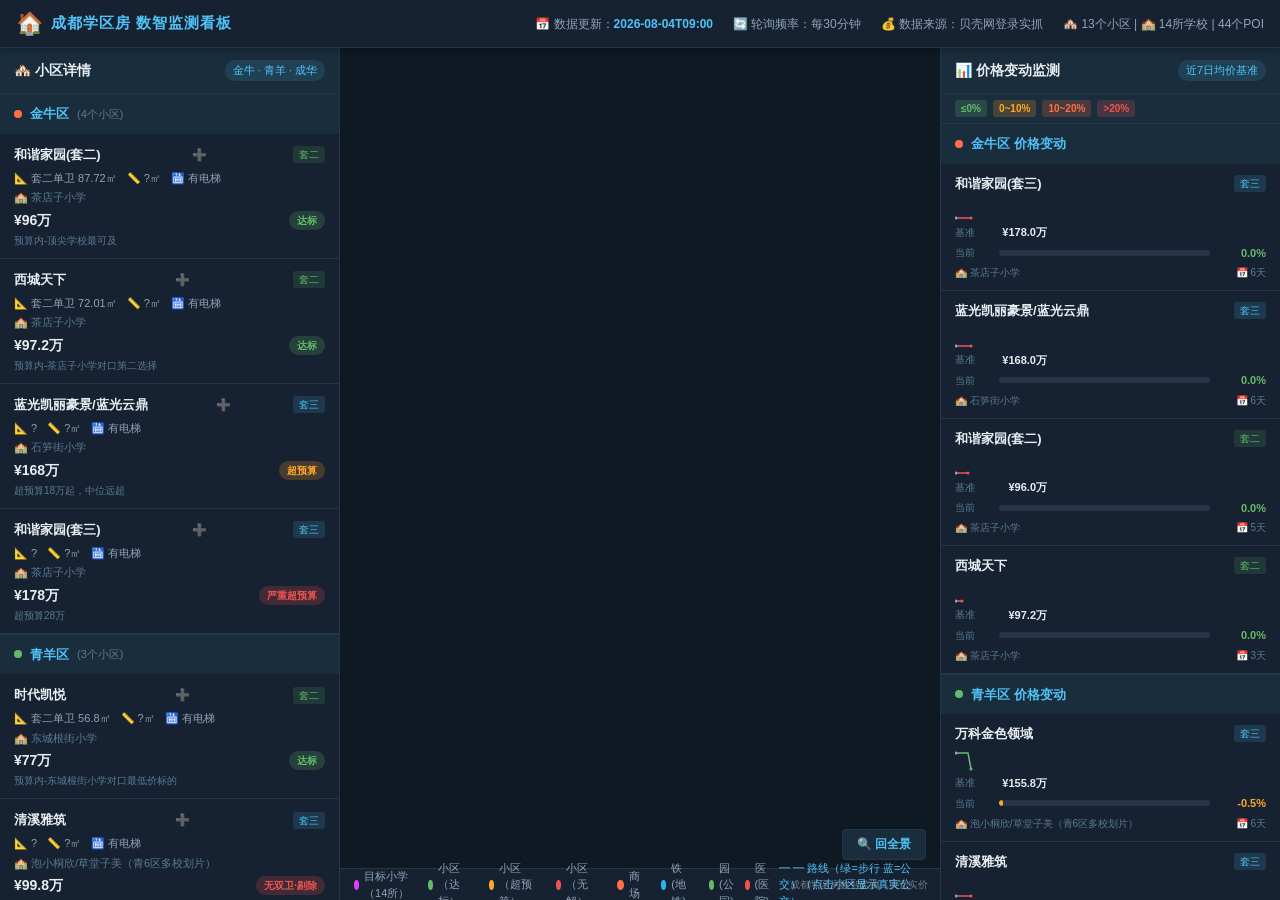
<file: index.html>
<!DOCTYPE html>
<html lang="zh-CN">
<head>
<meta charset="UTF-8">
<meta name="viewport" content="width=device-width, initial-scale=1.0">
<title>成都学区房 · 数智监测看板</title>
<link rel="icon" href="data:image/svg+xml,<svg xmlns='http://www.w3.org/2000/svg' viewBox='0 0 100 100'><text y='.9em' font-size='90'>🏠</text></svg>">
<script src="config.js"></script>
<link rel="stylesheet" href="css/dashboard.css">
  <link rel="stylesheet" href="css/compare.css">
</head>
<body>

<header class="top-bar">
  <div class="top-bar-inner">
    <div class="logo-area">
      <span class="logo-icon">🏠</span>
      <span class="logo-text">成都学区房 数智监测看板</span>
    </div>
    <div class="top-meta">
      <span class="meta-item">📅 数据更新：<b id="lastUpdate">--</b></span>
      <span class="meta-item">🔄 轮询频率：每30分钟</span>
      <span class="meta-item">💰 数据来源：贝壳网登录实抓</span>
      <span class="meta-item" id="summaryTotal"></span>
    </div>
  </div>
</header>

<div class="loading-overlay" id="loadingOverlay"><div class="loading-spinner"></div><div>数据加载中...</div></div>
<main class="main-grid">

  <section class="left-panel">
    <div class="panel-header">
      <h2>🏘️ 小区详情</h2>
      <span class="panel-badge">金牛 · 青羊 · 成华</span>
    </div>
    <div id="leftPanels"></div>
  </section>

  <section class="center-panel">
    <div id="amapContainer"><div style="position:absolute;bottom:8px;right:12px;z-index:99;color:rgba(255,255,255,0.4);font-size:10px;pointer-events:none">成都学区房数智监测 · 贝壳实价</div></div>
    <button onclick="resetMapView()" style="position:absolute;bottom:40px;right:14px;z-index:999;background:var(--bg-panel);color:var(--accent-blue);border:1px solid var(--border-color);padding:6px 14px;border-radius:4px;cursor:pointer;font-size:12px;font-weight:600">🔍 回全景</button>
    <div class="map-legend">
      <span class="legend-item"><span class="legend-dot school"></span> 目标小学（14所）</span>
      <span class="legend-item"><span class="legend-dot ok"></span> 小区（达标）</span>
      <span class="legend-item"><span class="legend-dot warn"></span> 小区（超预算）</span>
      <span class="legend-item"><span class="legend-dot alert"></span> 小区（无解）</span>
      <span class="legend-item"><span class="legend-dot poi-shop"></span> 商场</span>
      <span class="legend-item"><span class="legend-dot poi-transit"></span> 铁(地铁)</span>
      <span class="legend-item"><span class="legend-dot poi-park"></span> 园(公园)
      <span class="legend-item"><span class="legend-dot poi-hospital"></span> 医(医院)</span>
      <span class="legend-item" style="color:#4fc3f7">━ ━ 路线（绿=步行 蓝=公交）（点击小区显示真実公交）</span>
    </div>
  </section>

  <section class="right-panel">
    <div class="panel-header">
      <h2>📊 价格变动监测</h2>
      <span class="panel-badge">近7日均价基准</span>
    </div>
    <div class="legend-compact">
      <span class="l-dot green-bg">≤0%</span>
      <span class="l-dot yellow-bg">0~10%</span>
      <span class="l-dot orange-bg">10~20%</span>
      <span class="l-dot red-bg">>20%</span>
    </div>
    <div id="rightPanels"></div>
  </section>

</main>

<script>
(function(){
  var script = document.createElement('script');
  script.src = 'https://webapi.amap.com/maps?v=' + DASHBOARD_CONFIG.amapVersion + '&key=' + DASHBOARD_CONFIG.amapKey;
  script.onload = function(){ console.log('高德SDK加载完成'); window.dispatchEvent(new Event('amap-ready')); };
  script.onerror = function(){ console.error('高德SDK加载失败，请检查Key'); };
  document.head.appendChild(script);
})();
</script>
<script src="js/dashboard.js?v=2026073122500"></script>
  <script src="js/compare.js?v=2026073122500"></script>
</body>
</html>
</file>
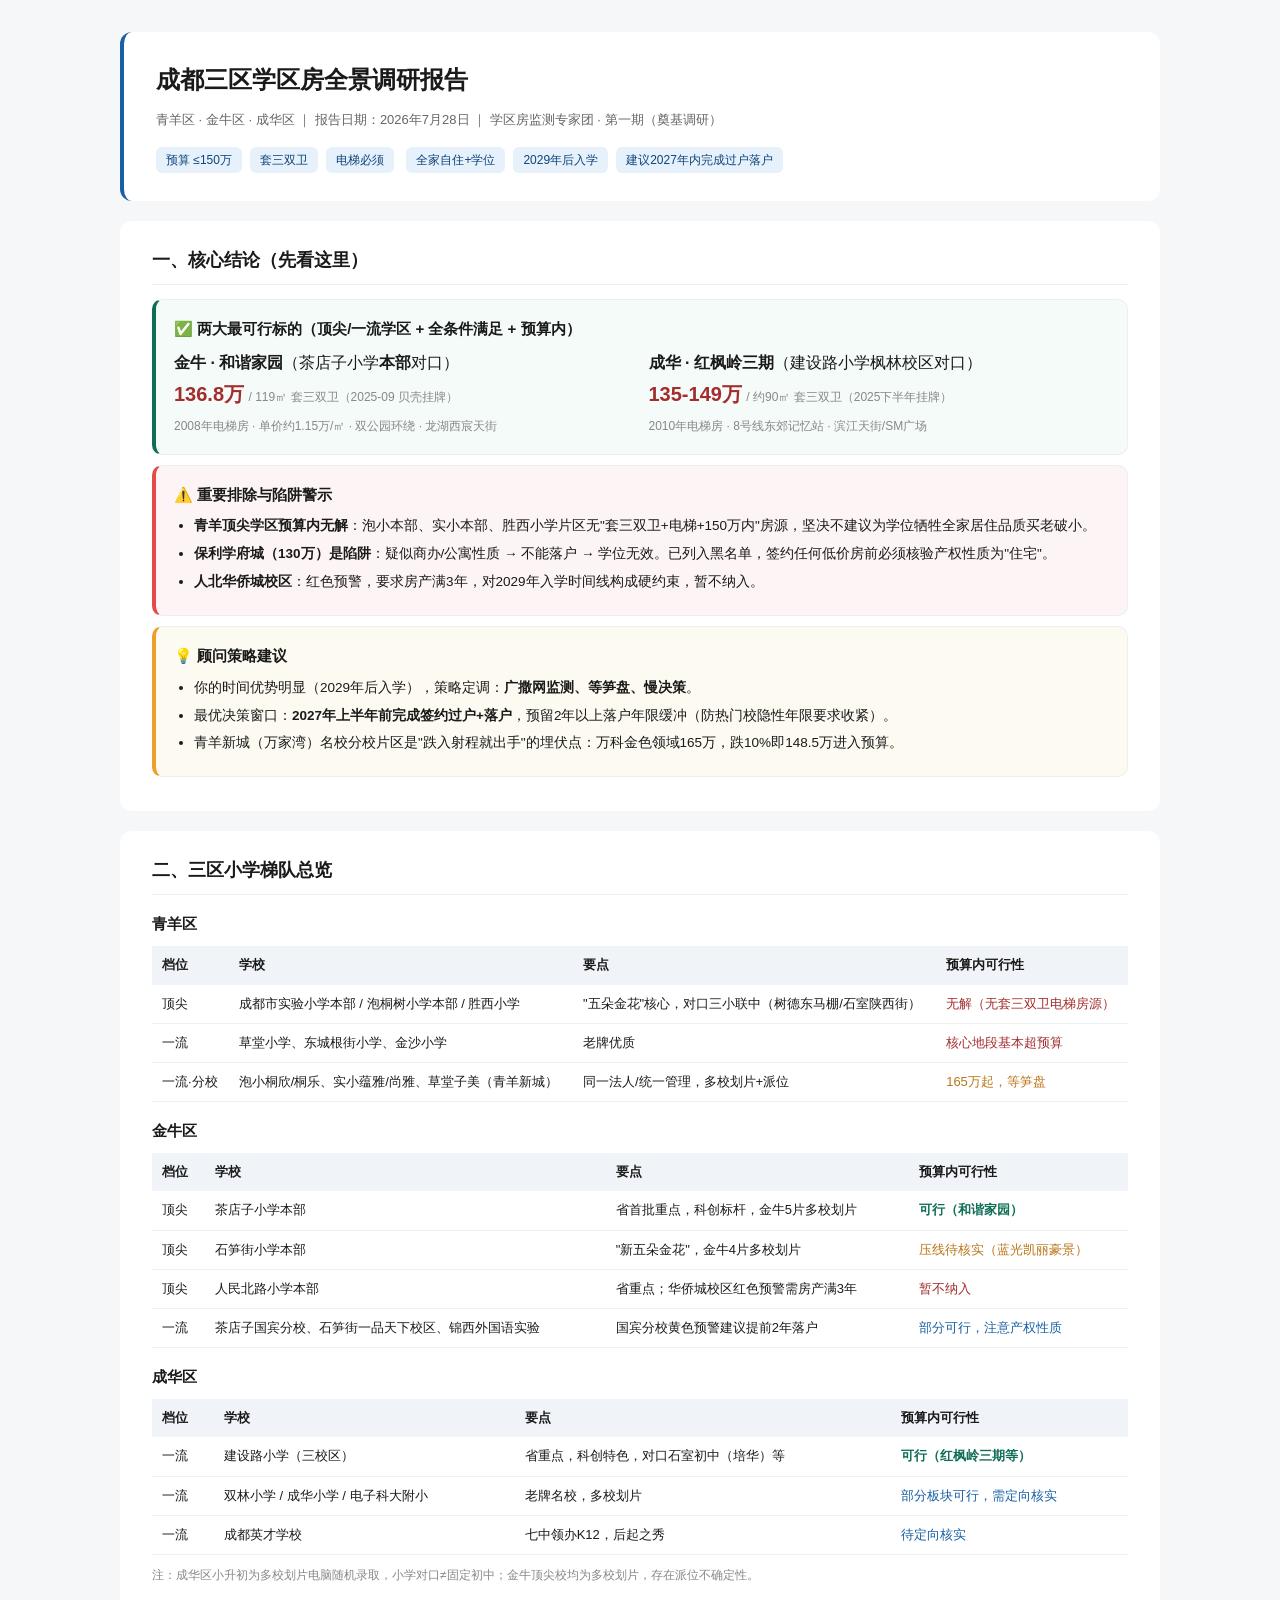
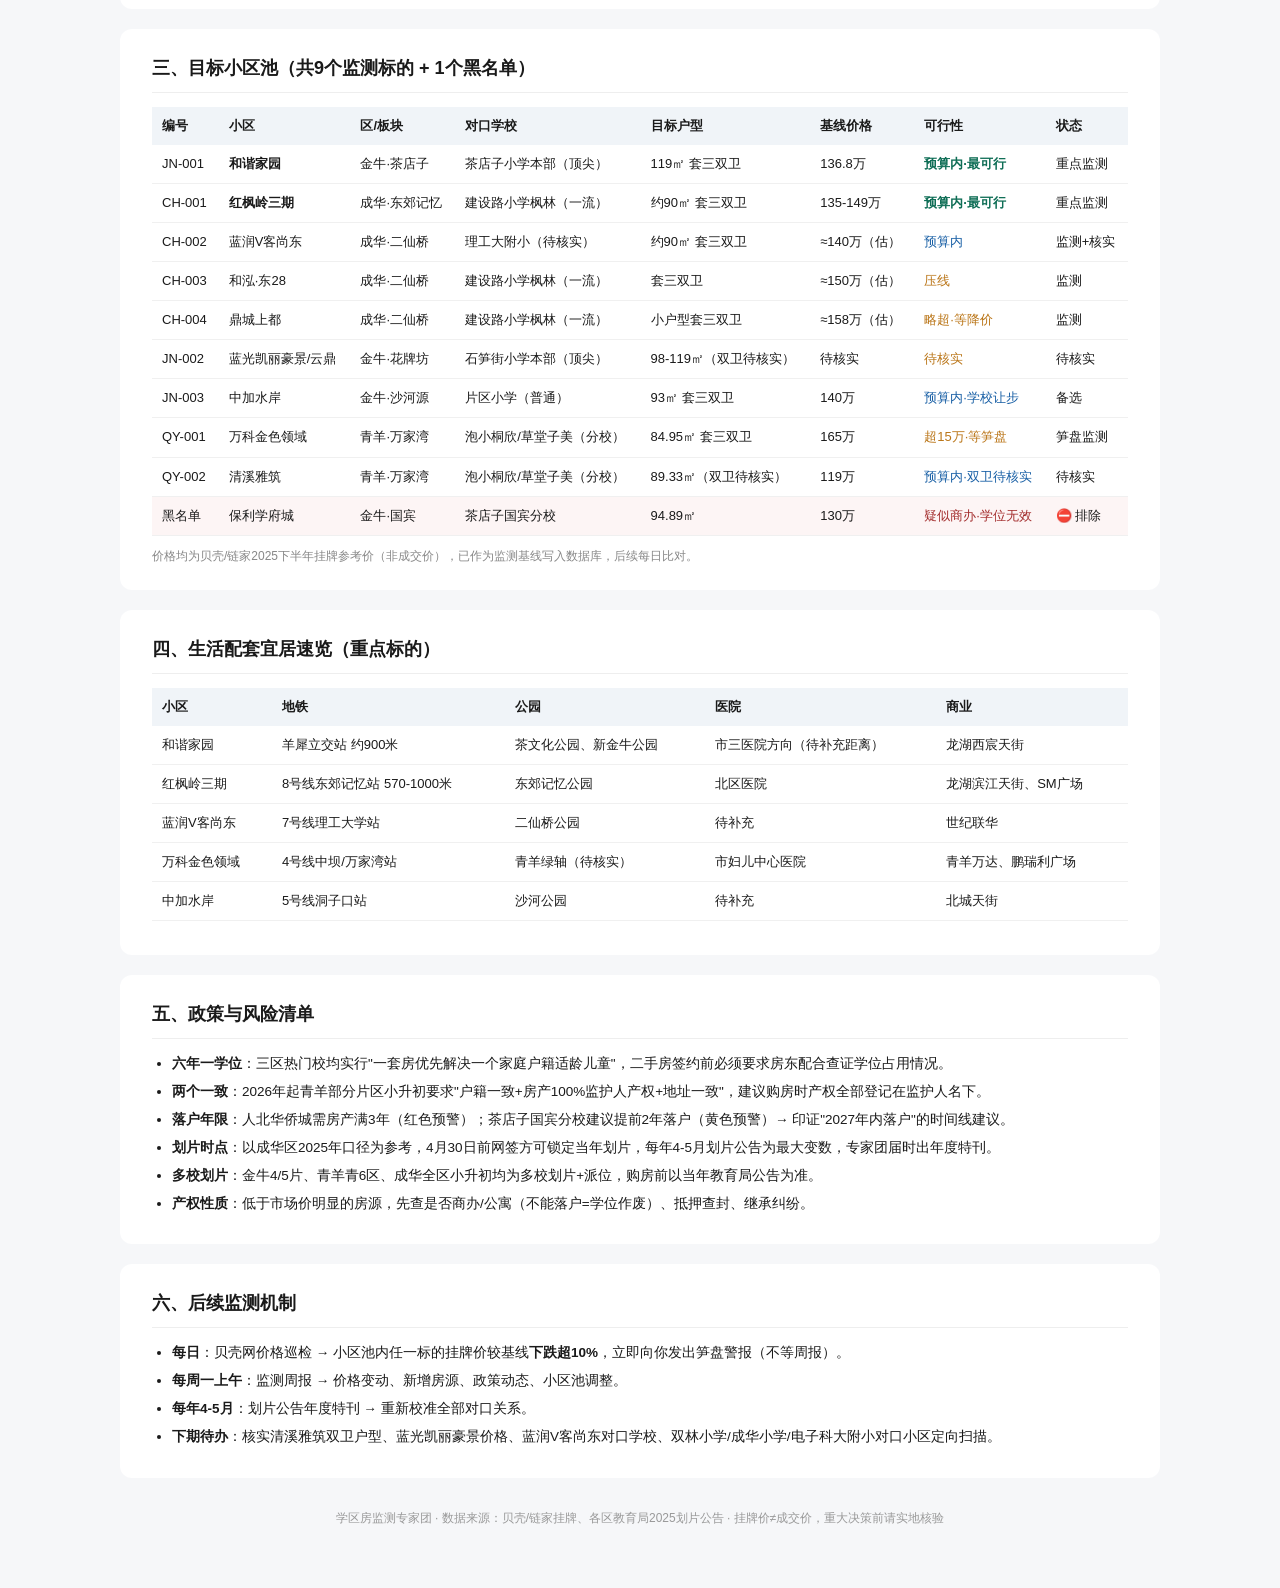
<file: 报告/三区学区房全景调研报告_2026-07-28.html>
<!DOCTYPE html>
<html lang="zh-CN">
<head>
<meta charset="UTF-8">
<meta name="viewport" content="width=device-width, initial-scale=1.0">
<title>成都三区学区房全景调研报告 · 2026-07-28</title>
<style>
  * { margin:0; padding:0; box-sizing:border-box; }
  body { font-family:"Microsoft YaHei","微软雅黑",sans-serif; background:#f6f7f9; color:#1a1a1a; line-height:1.7; }
  .wrap { max-width:1080px; margin:0 auto; padding:32px 20px 60px; }
  header { background:#fff; border-radius:12px; padding:28px 32px; margin-bottom:20px; border-left:4px solid #185FA5; }
  h1 { font-size:24px; margin-bottom:8px; }
  .sub { color:#666; font-size:13px; }
  .tags { margin-top:12px; }
  .tag { display:inline-block; background:#E6F1FB; color:#0C447C; border-radius:6px; padding:3px 10px; font-size:12px; margin-right:8px; margin-top:4px; }
  section { background:#fff; border-radius:12px; padding:24px 32px; margin-bottom:20px; }
  h2 { font-size:18px; margin-bottom:14px; padding-bottom:8px; border-bottom:1px solid #eee; }
  h3 { font-size:15px; margin:16px 0 8px; }
  table { width:100%; border-collapse:collapse; font-size:13px; margin:10px 0; }
  th { background:#f0f4f8; text-align:left; padding:8px 10px; font-weight:600; white-space:nowrap; }
  td { padding:8px 10px; border-bottom:1px solid #f0f0f0; vertical-align:top; }
  tr:hover td { background:#fafcff; }
  .b-best { color:#0F6E56; font-weight:600; }
  .b-ok { color:#185FA5; }
  .b-edge { color:#BA7517; }
  .b-over { color:#A32D2D; }
  .card { border:1px solid #eee; border-radius:10px; padding:16px 18px; margin:10px 0; }
  .card.best { border-left:4px solid #0F6E56; background:#f4fbf8; }
  .card.warn { border-left:4px solid #E24B4A; background:#fdf5f5; }
  .card.note { border-left:4px solid #EF9F27; background:#fdfaf2; }
  ul { padding-left:20px; }
  li { margin:5px 0; font-size:13.5px; }
  .price { font-size:20px; font-weight:700; color:#A32D2D; }
  .grid2 { display:grid; grid-template-columns:1fr 1fr; gap:14px; }
  @media(max-width:760px){ .grid2{grid-template-columns:1fr;} }
  .muted { color:#888; font-size:12px; }
  footer { text-align:center; color:#999; font-size:12px; margin-top:30px; }
</style>
</head>
<body>
<div class="wrap">
<header>
  <h1>成都三区学区房全景调研报告</h1>
  <div class="sub">青羊区 · 金牛区 · 成华区 ｜ 报告日期：2026年7月28日 ｜ 学区房监测专家团 · 第一期（奠基调研）</div>
  <div class="tags">
    <span class="tag">预算 ≤150万</span><span class="tag">套三双卫</span><span class="tag">电梯必须</span>
    <span class="tag">全家自住+学位</span><span class="tag">2029年后入学</span><span class="tag">建议2027年内完成过户落户</span>
  </div>
</header>

<section>
  <h2>一、核心结论（先看这里）</h2>
  <div class="card best">
    <h3 style="margin-top:0">✅ 两大最可行标的（顶尖/一流学区 + 全条件满足 + 预算内）</h3>
    <div class="grid2">
      <div>
        <strong>金牛 · 和谐家园</strong>（茶店子小学<strong>本部</strong>对口）<br>
        <span class="price">136.8万</span> <span class="muted">/ 119㎡ 套三双卫（2025-09 贝壳挂牌）</span><br>
        <span class="muted">2008年电梯房 · 单价约1.15万/㎡ · 双公园环绕 · 龙湖西宸天街</span>
      </div>
      <div>
        <strong>成华 · 红枫岭三期</strong>（建设路小学枫林校区对口）<br>
        <span class="price">135-149万</span> <span class="muted">/ 约90㎡ 套三双卫（2025下半年挂牌）</span><br>
        <span class="muted">2010年电梯房 · 8号线东郊记忆站 · 滨江天街/SM广场</span>
      </div>
    </div>
  </div>
  <div class="card warn">
    <h3 style="margin-top:0">⚠️ 重要排除与陷阱警示</h3>
    <ul>
      <li><strong>青羊顶尖学区预算内无解</strong>：泡小本部、实小本部、胜西小学片区无"套三双卫+电梯+150万内"房源，坚决不建议为学位牺牲全家居住品质买老破小。</li>
      <li><strong>保利学府城（130万）是陷阱</strong>：疑似商办/公寓性质 → 不能落户 → 学位无效。已列入黑名单，签约任何低价房前必须核验产权性质为"住宅"。</li>
      <li><strong>人北华侨城校区</strong>：红色预警，要求房产满3年，对2029年入学时间线构成硬约束，暂不纳入。</li>
    </ul>
  </div>
  <div class="card note">
    <h3 style="margin-top:0">💡 顾问策略建议</h3>
    <ul>
      <li>你的时间优势明显（2029年后入学），策略定调：<strong>广撒网监测、等笋盘、慢决策</strong>。</li>
      <li>最优决策窗口：<strong>2027年上半年前完成签约过户+落户</strong>，预留2年以上落户年限缓冲（防热门校隐性年限要求收紧）。</li>
      <li>青羊新城（万家湾）名校分校片区是"跌入射程就出手"的埋伏点：万科金色领域165万，跌10%即148.5万进入预算。</li>
    </ul>
  </div>
</section>

<section>
  <h2>二、三区小学梯队总览</h2>
  <h3>青羊区</h3>
  <table>
    <tr><th>档位</th><th>学校</th><th>要点</th><th>预算内可行性</th></tr>
    <tr><td>顶尖</td><td>成都市实验小学本部 / 泡桐树小学本部 / 胜西小学</td><td>"五朵金花"核心，对口三小联中（树德东马棚/石室陕西街）</td><td class="b-over">无解（无套三双卫电梯房源）</td></tr>
    <tr><td>一流</td><td>草堂小学、东城根街小学、金沙小学</td><td>老牌优质</td><td class="b-over">核心地段基本超预算</td></tr>
    <tr><td>一流·分校</td><td>泡小桐欣/桐乐、实小蕴雅/尚雅、草堂子美（青羊新城）</td><td>同一法人/统一管理，多校划片+派位</td><td class="b-edge">165万起，等笋盘</td></tr>
  </table>
  <h3>金牛区</h3>
  <table>
    <tr><th>档位</th><th>学校</th><th>要点</th><th>预算内可行性</th></tr>
    <tr><td>顶尖</td><td>茶店子小学本部</td><td>省首批重点，科创标杆，金牛5片多校划片</td><td class="b-best">可行（和谐家园）</td></tr>
    <tr><td>顶尖</td><td>石笋街小学本部</td><td>"新五朵金花"，金牛4片多校划片</td><td class="b-edge">压线待核实（蓝光凯丽豪景）</td></tr>
    <tr><td>顶尖</td><td>人民北路小学本部</td><td>省重点；华侨城校区红色预警需房产满3年</td><td class="b-over">暂不纳入</td></tr>
    <tr><td>一流</td><td>茶店子国宾分校、石笋街一品天下校区、锦西外国语实验</td><td>国宾分校黄色预警建议提前2年落户</td><td class="b-ok">部分可行，注意产权性质</td></tr>
  </table>
  <h3>成华区</h3>
  <table>
    <tr><th>档位</th><th>学校</th><th>要点</th><th>预算内可行性</th></tr>
    <tr><td>一流</td><td>建设路小学（三校区）</td><td>省重点，科创特色，对口石室初中（培华）等</td><td class="b-best">可行（红枫岭三期等）</td></tr>
    <tr><td>一流</td><td>双林小学 / 成华小学 / 电子科大附小</td><td>老牌名校，多校划片</td><td class="b-ok">部分板块可行，需定向核实</td></tr>
    <tr><td>一流</td><td>成都英才学校</td><td>七中领办K12，后起之秀</td><td class="b-ok">待定向核实</td></tr>
  </table>
  <p class="muted">注：成华区小升初为多校划片电脑随机录取，小学对口≠固定初中；金牛顶尖校均为多校划片，存在派位不确定性。</p>
</section>

<section>
  <h2>三、目标小区池（共9个监测标的 + 1个黑名单）</h2>
  <table>
    <tr><th>编号</th><th>小区</th><th>区/板块</th><th>对口学校</th><th>目标户型</th><th>基线价格</th><th>可行性</th><th>状态</th></tr>
    <tr><td>JN-001</td><td><strong>和谐家园</strong></td><td>金牛·茶店子</td><td>茶店子小学本部（顶尖）</td><td>119㎡ 套三双卫</td><td>136.8万</td><td class="b-best">预算内·最可行</td><td>重点监测</td></tr>
    <tr><td>CH-001</td><td><strong>红枫岭三期</strong></td><td>成华·东郊记忆</td><td>建设路小学枫林（一流）</td><td>约90㎡ 套三双卫</td><td>135-149万</td><td class="b-best">预算内·最可行</td><td>重点监测</td></tr>
    <tr><td>CH-002</td><td>蓝润V客尚东</td><td>成华·二仙桥</td><td>理工大附小（待核实）</td><td>约90㎡ 套三双卫</td><td>≈140万（估）</td><td class="b-ok">预算内</td><td>监测+核实</td></tr>
    <tr><td>CH-003</td><td>和泓·东28</td><td>成华·二仙桥</td><td>建设路小学枫林（一流）</td><td>套三双卫</td><td>≈150万（估）</td><td class="b-edge">压线</td><td>监测</td></tr>
    <tr><td>CH-004</td><td>鼎城上都</td><td>成华·二仙桥</td><td>建设路小学枫林（一流）</td><td>小户型套三双卫</td><td>≈158万（估）</td><td class="b-edge">略超·等降价</td><td>监测</td></tr>
    <tr><td>JN-002</td><td>蓝光凯丽豪景/云鼎</td><td>金牛·花牌坊</td><td>石笋街小学本部（顶尖）</td><td>98-119㎡（双卫待核实）</td><td>待核实</td><td class="b-edge">待核实</td><td>待核实</td></tr>
    <tr><td>JN-003</td><td>中加水岸</td><td>金牛·沙河源</td><td>片区小学（普通）</td><td>93㎡ 套三双卫</td><td>140万</td><td class="b-ok">预算内·学校让步</td><td>备选</td></tr>
    <tr><td>QY-001</td><td>万科金色领域</td><td>青羊·万家湾</td><td>泡小桐欣/草堂子美（分校）</td><td>84.95㎡ 套三双卫</td><td>165万</td><td class="b-edge">超15万·等笋盘</td><td>笋盘监测</td></tr>
    <tr><td>QY-002</td><td>清溪雅筑</td><td>青羊·万家湾</td><td>泡小桐欣/草堂子美（分校）</td><td>89.33㎡（双卫待核实）</td><td>119万</td><td class="b-ok">预算内·双卫待核实</td><td>待核实</td></tr>
    <tr style="background:#fdf5f5"><td>黑名单</td><td>保利学府城</td><td>金牛·国宾</td><td>茶店子国宾分校</td><td>94.89㎡</td><td>130万</td><td class="b-over">疑似商办·学位无效</td><td>⛔ 排除</td></tr>
  </table>
  <p class="muted">价格均为贝壳/链家2025下半年挂牌参考价（非成交价），已作为监测基线写入数据库，后续每日比对。</p>
</section>

<section>
  <h2>四、生活配套宜居速览（重点标的）</h2>
  <table>
    <tr><th>小区</th><th>地铁</th><th>公园</th><th>医院</th><th>商业</th></tr>
    <tr><td>和谐家园</td><td>羊犀立交站 约900米</td><td>茶文化公园、新金牛公园</td><td>市三医院方向（待补充距离）</td><td>龙湖西宸天街</td></tr>
    <tr><td>红枫岭三期</td><td>8号线东郊记忆站 570-1000米</td><td>东郊记忆公园</td><td>北区医院</td><td>龙湖滨江天街、SM广场</td></tr>
    <tr><td>蓝润V客尚东</td><td>7号线理工大学站</td><td>二仙桥公园</td><td>待补充</td><td>世纪联华</td></tr>
    <tr><td>万科金色领域</td><td>4号线中坝/万家湾站</td><td>青羊绿轴（待核实）</td><td>市妇儿中心医院</td><td>青羊万达、鹏瑞利广场</td></tr>
    <tr><td>中加水岸</td><td>5号线洞子口站</td><td>沙河公园</td><td>待补充</td><td>北城天街</td></tr>
  </table>
</section>

<section>
  <h2>五、政策与风险清单</h2>
  <ul>
    <li><strong>六年一学位</strong>：三区热门校均实行"一套房优先解决一个家庭户籍适龄儿童"，二手房签约前必须要求房东配合查证学位占用情况。</li>
    <li><strong>两个一致</strong>：2026年起青羊部分片区小升初要求"户籍一致+房产100%监护人产权+地址一致"，建议购房时产权全部登记在监护人名下。</li>
    <li><strong>落户年限</strong>：人北华侨城需房产满3年（红色预警）；茶店子国宾分校建议提前2年落户（黄色预警）→ 印证"2027年内落户"的时间线建议。</li>
    <li><strong>划片时点</strong>：以成华区2025年口径为参考，4月30日前网签方可锁定当年划片，每年4-5月划片公告为最大变数，专家团届时出年度特刊。</li>
    <li><strong>多校划片</strong>：金牛4/5片、青羊青6区、成华全区小升初均为多校划片+派位，购房前以当年教育局公告为准。</li>
    <li><strong>产权性质</strong>：低于市场价明显的房源，先查是否商办/公寓（不能落户=学位作废）、抵押查封、继承纠纷。</li>
  </ul>
</section>

<section>
  <h2>六、后续监测机制</h2>
  <ul>
    <li><strong>每日</strong>：贝壳网价格巡检 → 小区池内任一标的挂牌价较基线<strong>下跌超10%</strong>，立即向你发出笋盘警报（不等周报）。</li>
    <li><strong>每周一上午</strong>：监测周报 → 价格变动、新增房源、政策动态、小区池调整。</li>
    <li><strong>每年4-5月</strong>：划片公告年度特刊 → 重新校准全部对口关系。</li>
    <li><strong>下期待办</strong>：核实清溪雅筑双卫户型、蓝光凯丽豪景价格、蓝润V客尚东对口学校、双林小学/成华小学/电子科大附小对口小区定向扫描。</li>
  </ul>
</section>

<footer>学区房监测专家团 · 数据来源：贝壳/链家挂牌、各区教育局2025划片公告 · 挂牌价≠成交价，重大决策前请实地核验</footer>
</div>
</body>
</html>
</file>
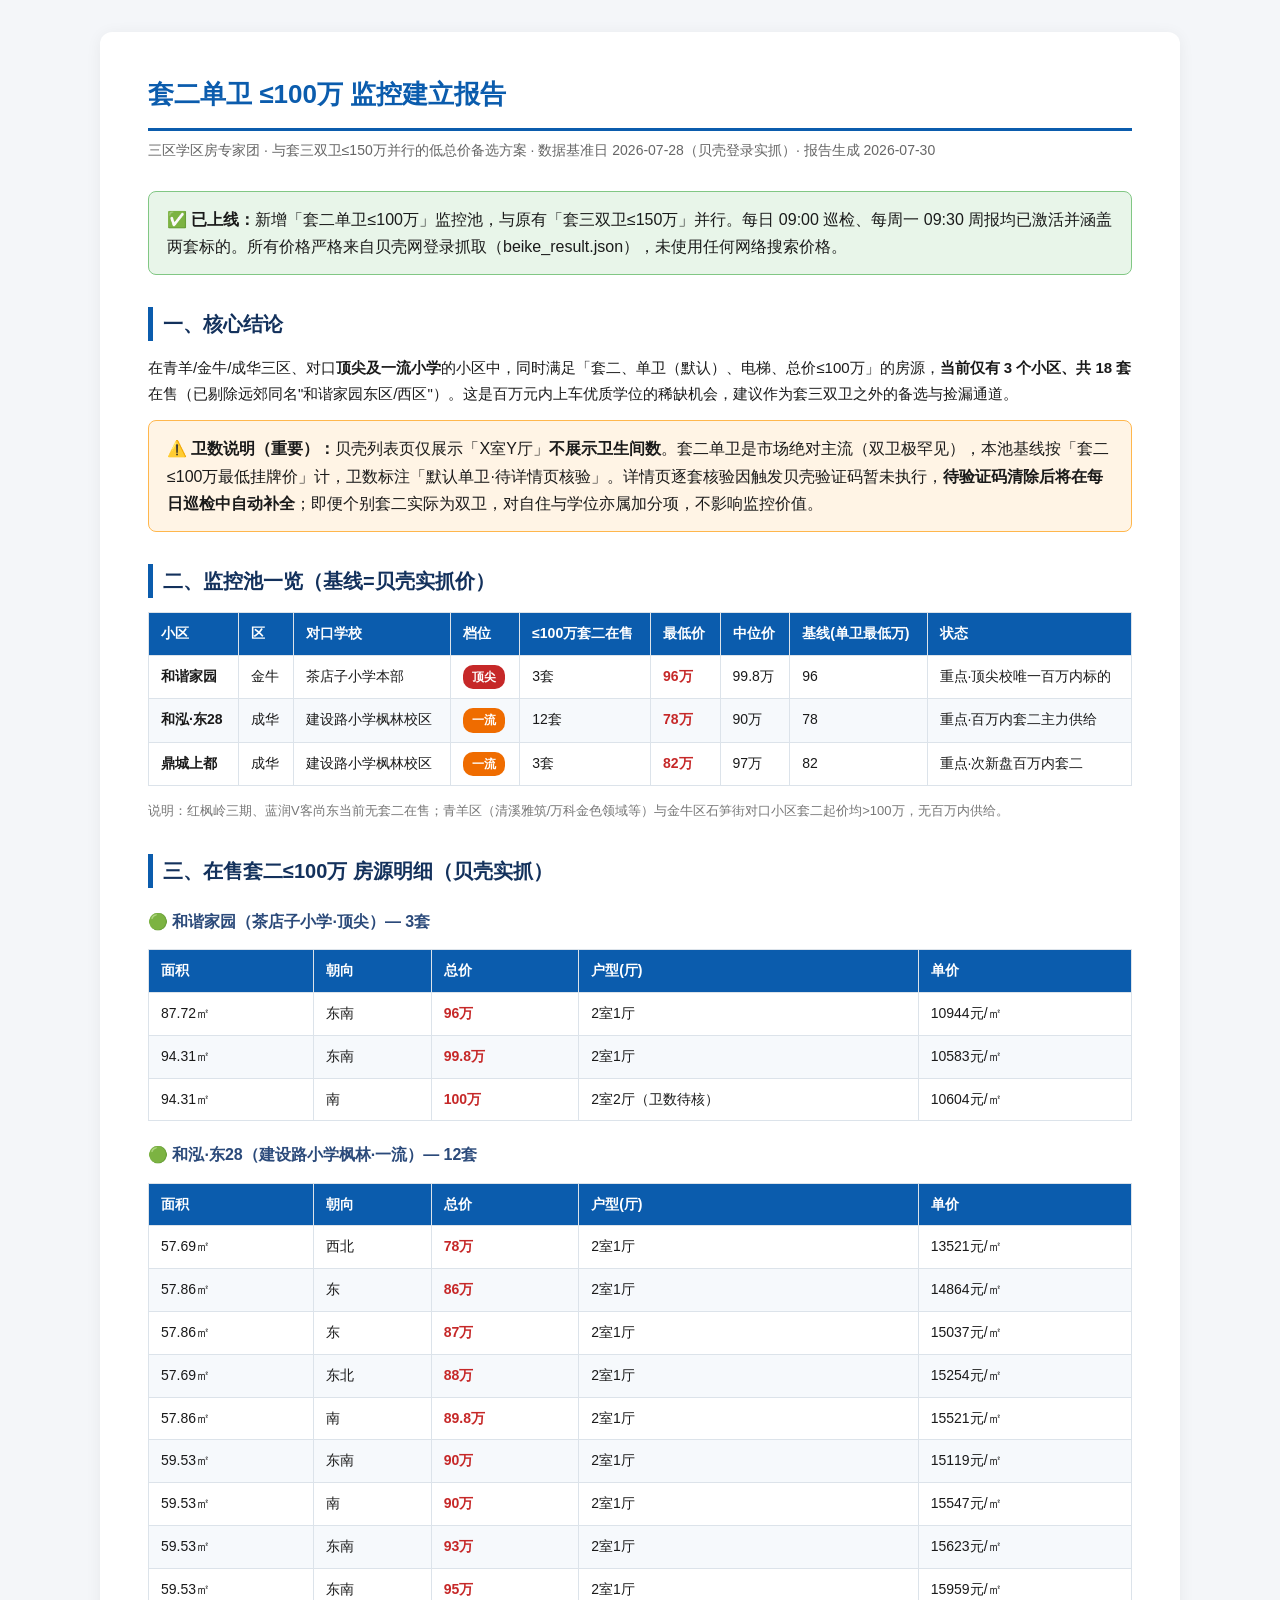
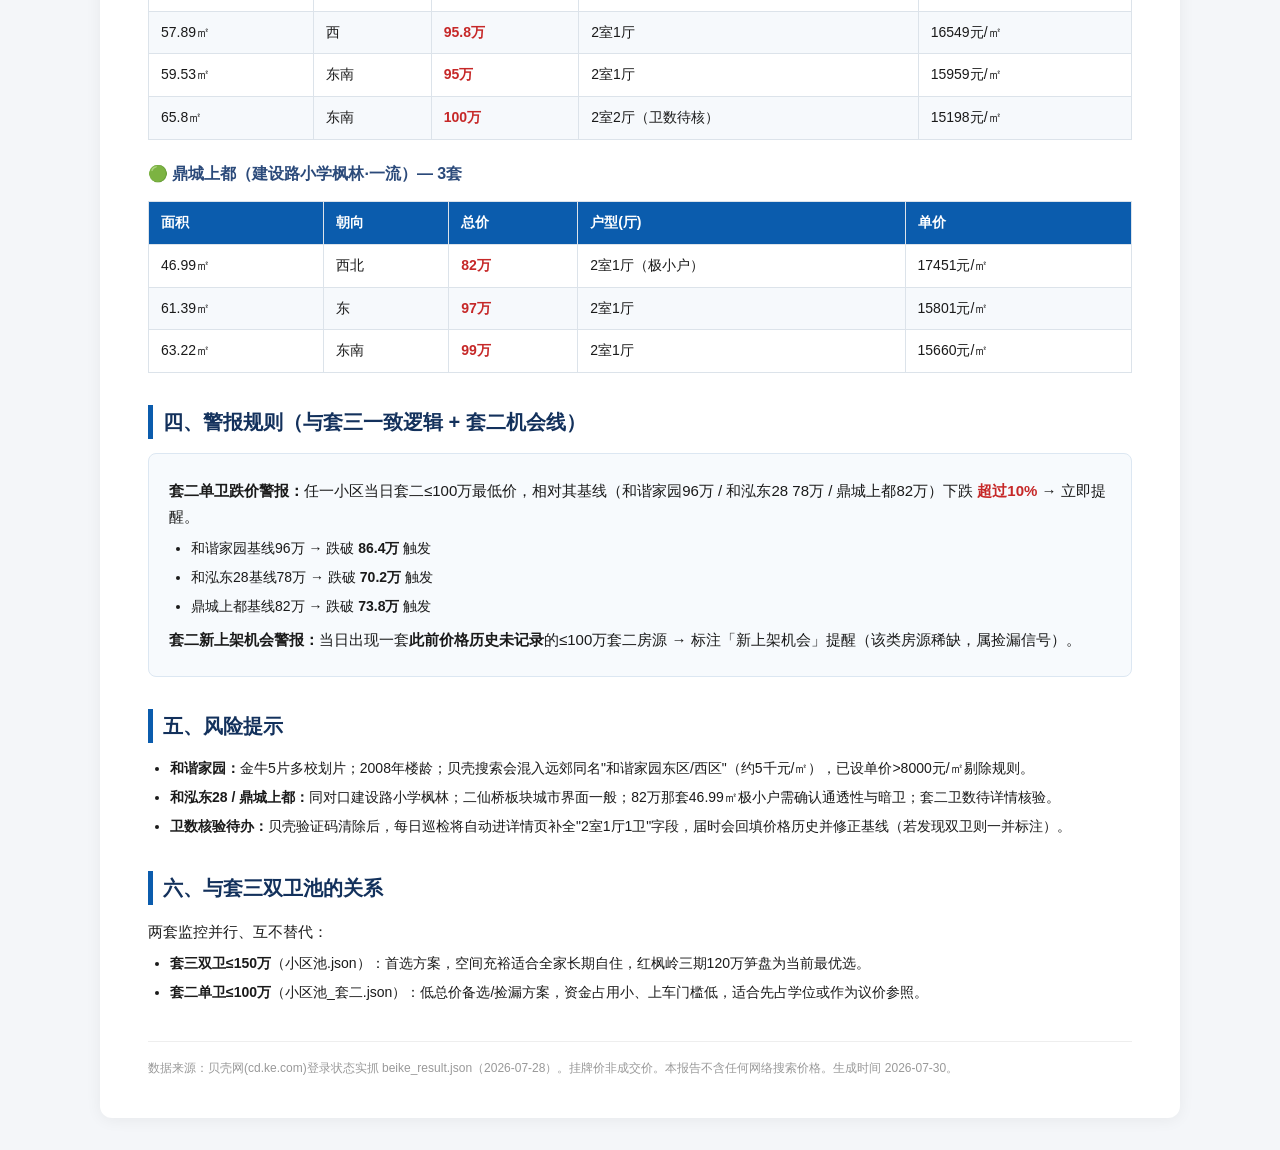
<file: 报告/套二单卫监控建立报告_2026-07-30.html>
<!DOCTYPE html>
<html lang="zh-CN">
<head>
<meta charset="UTF-8">
<meta name="viewport" content="width=device-width, initial-scale=1.0">
<title>套二单卫≤100万 监控建立报告 | 三区学区房专家团</title>
<style>
  * { margin: 0; padding: 0; box-sizing: border-box; }
  body { font-family: "Microsoft YaHei", "微软雅黑", sans-serif; background: #f4f6f9; color: #1a1a1a; line-height: 1.7; padding: 32px; }
  .wrap { max-width: 1080px; margin: 0 auto; background: #fff; padding: 40px 48px; border-radius: 12px; box-shadow: 0 2px 16px rgba(0,0,0,0.06); }
  h1 { font-size: 26px; color: #0b5cad; border-bottom: 3px solid #0b5cad; padding-bottom: 12px; margin-bottom: 8px; }
  .sub { color: #666; font-size: 14px; margin-bottom: 28px; }
  h2 { font-size: 20px; color: #13315c; margin: 32px 0 14px; padding-left: 10px; border-left: 5px solid #0b5cad; }
  h3 { font-size: 16px; color: #2b4a7a; margin: 20px 0 8px; }
  p { margin: 8px 0; font-size: 15px; }
  .card { background: #f7fafd; border: 1px solid #dce7f2; border-radius: 8px; padding: 16px 20px; margin: 12px 0; }
  .alert { background: #fff4e5; border: 1px solid #ffb74d; border-radius: 8px; padding: 14px 18px; margin: 14px 0; }
  .ok { background: #e8f5e9; border: 1px solid #81c784; border-radius: 8px; padding: 14px 18px; margin: 14px 0; }
  table { width: 100%; border-collapse: collapse; margin: 14px 0; font-size: 14px; }
  th, td { border: 1px solid #dce3ea; padding: 9px 12px; text-align: left; }
  th { background: #0b5cad; color: #fff; font-weight: 600; }
  tbody tr:nth-child(even) { background: #f6f9fc; }
  .tag { display: inline-block; padding: 2px 9px; border-radius: 10px; font-size: 12px; font-weight: 600; }
  .tag-top { background: #c62828; color: #fff; }
  .tag-1 { background: #ef6c00; color: #fff; }
  .tag-sub { background: #1565c0; color: #fff; }
  .small { font-size: 13px; color: #777; }
  .price { color: #c62828; font-weight: 700; }
  ul { margin: 8px 0 8px 22px; }
  li { margin: 5px 0; font-size: 14px; }
  .footer { margin-top: 36px; padding-top: 16px; border-top: 1px solid #eee; color: #999; font-size: 12px; }
</style>
</head>
<body>
<div class="wrap">
  <h1>套二单卫 ≤100万 监控建立报告</h1>
  <div class="sub">三区学区房专家团 · 与套三双卫≤150万并行的低总价备选方案 · 数据基准日 2026-07-28（贝壳登录实抓）· 报告生成 2026-07-30</div>

  <div class="ok">
    <strong>✅ 已上线：</strong>新增「套二单卫≤100万」监控池，与原有「套三双卫≤150万」并行。每日 09:00 巡检、每周一 09:30 周报均已激活并涵盖两套标的。所有价格严格来自贝壳网登录抓取（beike_result.json），未使用任何网络搜索价格。
  </div>

  <h2>一、核心结论</h2>
  <p>在青羊/金牛/成华三区、对口<strong>顶尖及一流小学</strong>的小区中，同时满足「套二、单卫（默认）、电梯、总价≤100万」的房源，<strong>当前仅有 3 个小区、共 18 套</strong>在售（已剔除远郊同名"和谐家园东区/西区"）。这是百万元内上车优质学位的稀缺机会，建议作为套三双卫之外的备选与捡漏通道。</p>
  <div class="alert">
    <strong>⚠️ 卫数说明（重要）：</strong>贝壳列表页仅展示「X室Y厅」<strong>不展示卫生间数</strong>。套二单卫是市场绝对主流（双卫极罕见），本池基线按「套二≤100万最低挂牌价」计，卫数标注「默认单卫·待详情页核验」。详情页逐套核验因触发贝壳验证码暂未执行，<strong>待验证码清除后将在每日巡检中自动补全</strong>；即便个别套二实际为双卫，对自住与学位亦属加分项，不影响监控价值。
  </div>

  <h2>二、监控池一览（基线=贝壳实抓价）</h2>
  <table>
    <thead>
      <tr><th>小区</th><th>区</th><th>对口学校</th><th>档位</th><th>≤100万套二在售</th><th>最低价</th><th>中位价</th><th>基线(单卫最低万)</th><th>状态</th></tr>
    </thead>
    <tbody>
      <tr>
        <td><strong>和谐家园</strong></td><td>金牛</td><td>茶店子小学本部</td>
        <td><span class="tag tag-top">顶尖</span></td>
        <td>3套</td><td class="price">96万</td><td>99.8万</td><td>96</td><td>重点·顶尖校唯一百万内标的</td>
      </tr>
      <tr>
        <td><strong>和泓·东28</strong></td><td>成华</td><td>建设路小学枫林校区</td>
        <td><span class="tag tag-1">一流</span></td>
        <td>12套</td><td class="price">78万</td><td>90万</td><td>78</td><td>重点·百万内套二主力供给</td>
      </tr>
      <tr>
        <td><strong>鼎城上都</strong></td><td>成华</td><td>建设路小学枫林校区</td>
        <td><span class="tag tag-1">一流</span></td>
        <td>3套</td><td class="price">82万</td><td>97万</td><td>82</td><td>重点·次新盘百万内套二</td>
      </tr>
    </tbody>
  </table>
  <p class="small">说明：红枫岭三期、蓝润V客尚东当前无套二在售；青羊区（清溪雅筑/万科金色领域等）与金牛区石笋街对口小区套二起价均>100万，无百万内供给。</p>

  <h2>三、在售套二≤100万 房源明细（贝壳实抓）</h2>

  <h3>🟢 和谐家园（茶店子小学·顶尖）— 3套</h3>
  <table>
    <thead><tr><th>面积</th><th>朝向</th><th>总价</th><th>户型(厅)</th><th>单价</th></tr></thead>
    <tbody>
      <tr><td>87.72㎡</td><td>东南</td><td class="price">96万</td><td>2室1厅</td><td>10944元/㎡</td></tr>
      <tr><td>94.31㎡</td><td>东南</td><td class="price">99.8万</td><td>2室1厅</td><td>10583元/㎡</td></tr>
      <tr><td>94.31㎡</td><td>南</td><td class="price">100万</td><td>2室2厅（卫数待核）</td><td>10604元/㎡</td></tr>
    </tbody>
  </table>

  <h3>🟢 和泓·东28（建设路小学枫林·一流）— 12套</h3>
  <table>
    <thead><tr><th>面积</th><th>朝向</th><th>总价</th><th>户型(厅)</th><th>单价</th></tr></thead>
    <tbody>
      <tr><td>57.69㎡</td><td>西北</td><td class="price">78万</td><td>2室1厅</td><td>13521元/㎡</td></tr>
      <tr><td>57.86㎡</td><td>东</td><td class="price">86万</td><td>2室1厅</td><td>14864元/㎡</td></tr>
      <tr><td>57.86㎡</td><td>东</td><td class="price">87万</td><td>2室1厅</td><td>15037元/㎡</td></tr>
      <tr><td>57.69㎡</td><td>东北</td><td class="price">88万</td><td>2室1厅</td><td>15254元/㎡</td></tr>
      <tr><td>57.86㎡</td><td>南</td><td class="price">89.8万</td><td>2室1厅</td><td>15521元/㎡</td></tr>
      <tr><td>59.53㎡</td><td>东南</td><td class="price">90万</td><td>2室1厅</td><td>15119元/㎡</td></tr>
      <tr><td>59.53㎡</td><td>南</td><td class="price">90万</td><td>2室1厅</td><td>15547元/㎡</td></tr>
      <tr><td>59.53㎡</td><td>东南</td><td class="price">93万</td><td>2室1厅</td><td>15623元/㎡</td></tr>
      <tr><td>59.53㎡</td><td>东南</td><td class="price">95万</td><td>2室1厅</td><td>15959元/㎡</td></tr>
      <tr><td>57.89㎡</td><td>西</td><td class="price">95.8万</td><td>2室1厅</td><td>16549元/㎡</td></tr>
      <tr><td>59.53㎡</td><td>东南</td><td class="price">95万</td><td>2室1厅</td><td>15959元/㎡</td></tr>
      <tr><td>65.8㎡</td><td>东南</td><td class="price">100万</td><td>2室2厅（卫数待核）</td><td>15198元/㎡</td></tr>
    </tbody>
  </table>

  <h3>🟢 鼎城上都（建设路小学枫林·一流）— 3套</h3>
  <table>
    <thead><tr><th>面积</th><th>朝向</th><th>总价</th><th>户型(厅)</th><th>单价</th></tr></thead>
    <tbody>
      <tr><td>46.99㎡</td><td>西北</td><td class="price">82万</td><td>2室1厅（极小户）</td><td>17451元/㎡</td></tr>
      <tr><td>61.39㎡</td><td>东</td><td class="price">97万</td><td>2室1厅</td><td>15801元/㎡</td></tr>
      <tr><td>63.22㎡</td><td>东南</td><td class="price">99万</td><td>2室1厅</td><td>15660元/㎡</td></tr>
    </tbody>
  </table>

  <h2>四、警报规则（与套三一致逻辑 + 套二机会线）</h2>
  <div class="card">
    <p><strong>套二单卫跌价警报：</strong>任一小区当日套二≤100万最低价，相对其基线（和谐家园96万 / 和泓东28 78万 / 鼎城上都82万）下跌 <span class="price">超过10%</span> → 立即提醒。</p>
    <ul>
      <li>和谐家园基线96万 → 跌破 <strong>86.4万</strong> 触发</li>
      <li>和泓东28基线78万 → 跌破 <strong>70.2万</strong> 触发</li>
      <li>鼎城上都基线82万 → 跌破 <strong>73.8万</strong> 触发</li>
    </ul>
    <p><strong>套二新上架机会警报：</strong>当日出现一套<strong>此前价格历史未记录</strong>的≤100万套二房源 → 标注「新上架机会」提醒（该类房源稀缺，属捡漏信号）。</p>
  </div>

  <h2>五、风险提示</h2>
  <ul>
    <li><strong>和谐家园：</strong>金牛5片多校划片；2008年楼龄；贝壳搜索会混入远郊同名"和谐家园东区/西区"（约5千元/㎡），已设单价>8000元/㎡剔除规则。</li>
    <li><strong>和泓东28 / 鼎城上都：</strong>同对口建设路小学枫林；二仙桥板块城市界面一般；82万那套46.99㎡极小户需确认通透性与暗卫；套二卫数待详情核验。</li>
    <li><strong>卫数核验待办：</strong>贝壳验证码清除后，每日巡检将自动进详情页补全"2室1厅1卫"字段，届时会回填价格历史并修正基线（若发现双卫则一并标注）。</li>
  </ul>

  <h2>六、与套三双卫池的关系</h2>
  <p>两套监控并行、互不替代：</p>
  <ul>
    <li><strong>套三双卫≤150万</strong>（小区池.json）：首选方案，空间充裕适合全家长期自住，红枫岭三期120万笋盘为当前最优选。</li>
    <li><strong>套二单卫≤100万</strong>（小区池_套二.json）：低总价备选/捡漏方案，资金占用小、上车门槛低，适合先占学位或作为议价参照。</li>
  </ul>

  <div class="footer">
    数据来源：贝壳网(cd.ke.com)登录状态实抓 beike_result.json（2026-07-28）。挂牌价非成交价。本报告不含任何网络搜索价格。生成时间 2026-07-30。
  </div>
</div>
</body>
</html>
</file>
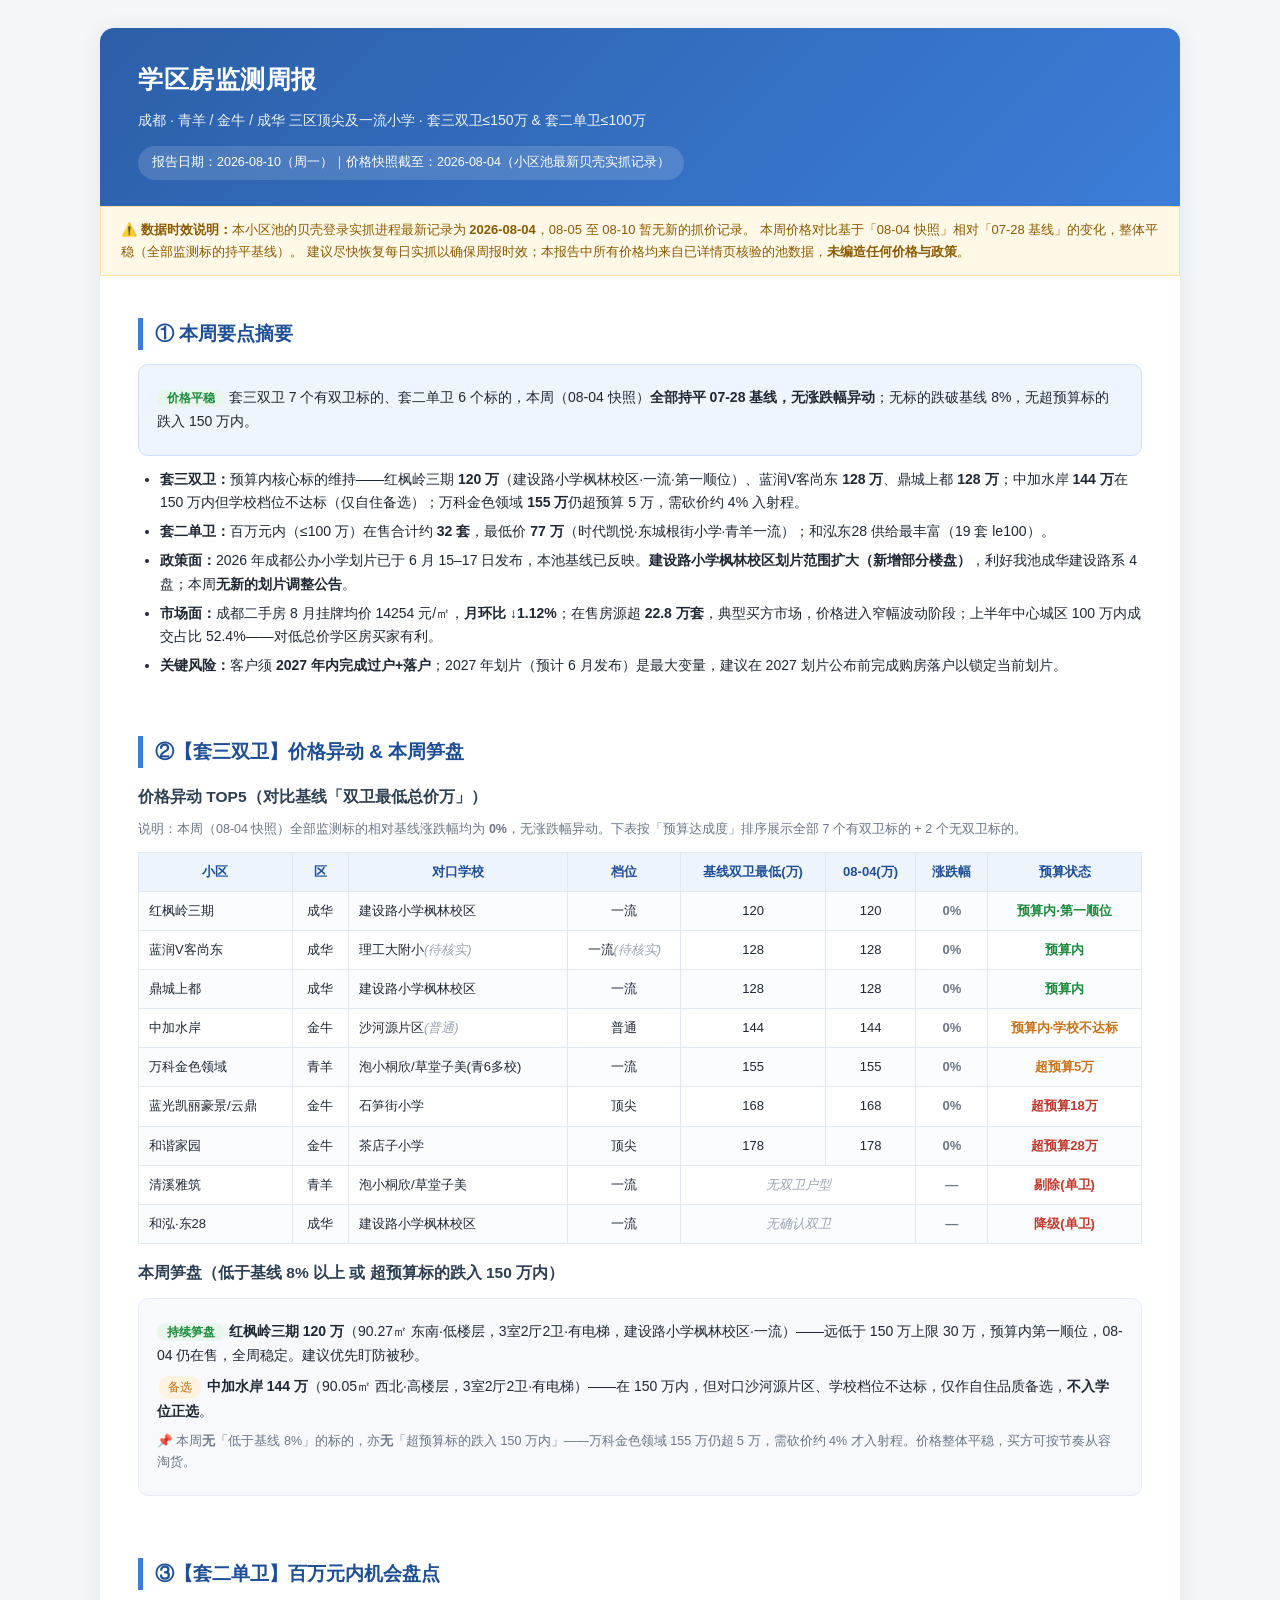
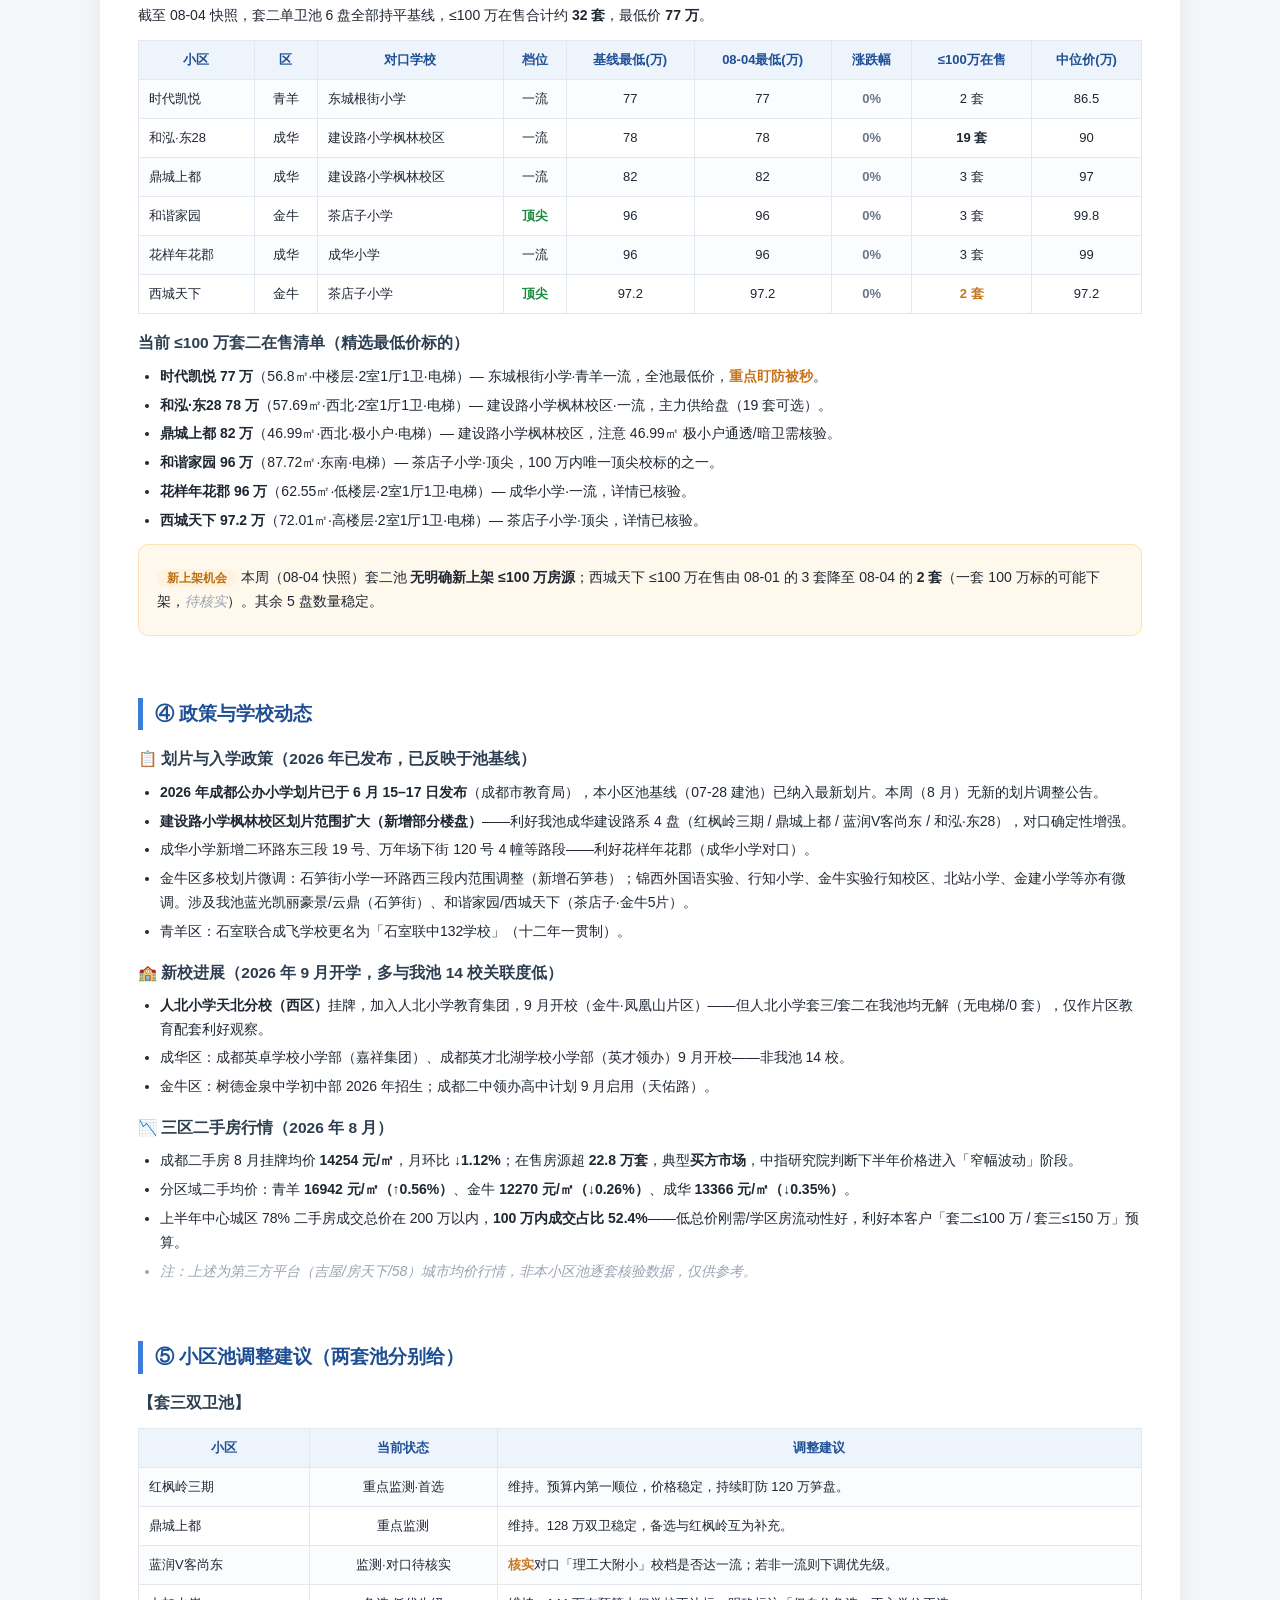
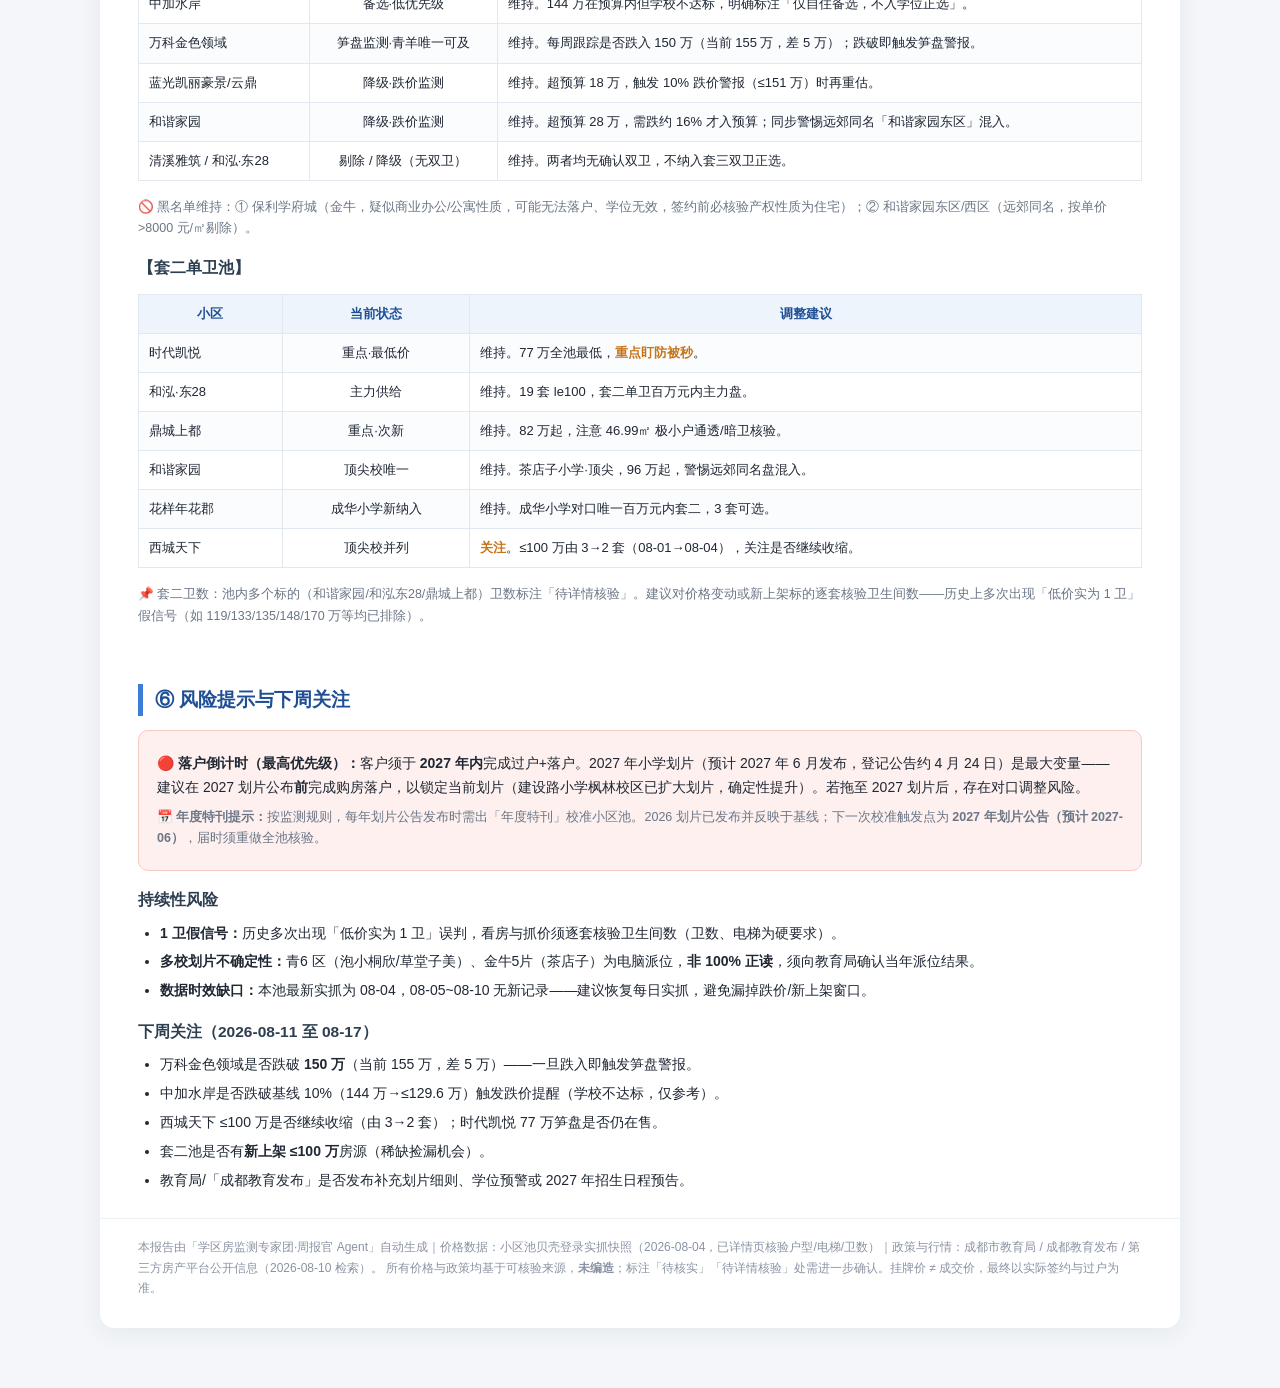
<file: 报告/监测周报_2026-08-10.html>
<!DOCTYPE html>
<html lang="zh-CN">
<head>
<meta charset="UTF-8">
<meta name="viewport" content="width=device-width, initial-scale=1.0">
<title>学区房监测周报 · 2026-08-10</title>
<style>
  * { box-sizing: border-box; margin: 0; padding: 0; }
  body {
    font-family: "Microsoft YaHei", "微软雅黑", "PingFang SC", sans-serif;
    background: #f4f6f9;
    color: #1f2733;
    line-height: 1.7;
    padding: 28px 16px 60px;
  }
  .wrap { max-width: 1080px; margin: 0 auto; background: #ffffff; border-radius: 14px;
          box-shadow: 0 4px 24px rgba(40,60,90,.08); overflow: hidden; }
  header { background: linear-gradient(135deg, #2c5fa8 0%, #3b7dd8 100%); color: #fff;
           padding: 30px 38px 26px; }
  header h1 { font-size: 25px; font-weight: 700; letter-spacing: .5px; }
  header .sub { margin-top: 8px; font-size: 14px; opacity: .92; }
  header .meta { margin-top: 14px; font-size: 12.5px; background: rgba(255,255,255,.14);
                 display: inline-block; padding: 6px 14px; border-radius: 20px; }
  .note-bar { background: #fff8e6; border: 1px solid #ffe0a3; color: #8a5a00;
              font-size: 13px; padding: 12px 20px; margin: 0; }
  section { padding: 24px 38px 8px; }
  h2 { font-size: 19px; color: #1e4f95; border-left: 5px solid #3b7dd8; padding-left: 12px;
       margin: 18px 0 14px; font-weight: 700; }
  h3 { font-size: 15.5px; color: #2c3e50; margin: 16px 0 8px; font-weight: 700; }
  p { font-size: 14px; margin: 7px 0; }
  .small { font-size: 12.5px; color: #6b7686; }
  ul { margin: 8px 0 8px 22px; font-size: 14px; }
  li { margin: 5px 0; }
  table { width: 100%; border-collapse: collapse; margin: 12px 0 16px; font-size: 13px;
          background: #fff; }
  th, td { border: 1px solid #e2e8f0; padding: 8px 10px; text-align: center; }
  th { background: #eef4fc; color: #1e4f95; font-weight: 700; }
  tr:nth-child(even) td { background: #fafcfe; }
  td.l { text-align: left; }
  .ok { color: #1a8a3c; font-weight: 700; }
  .warn { color: #c8741a; font-weight: 700; }
  .bad { color: #c0392b; font-weight: 700; }
  .flat { color: #6b7686; font-weight: 700; }
  .pill { display: inline-block; font-size: 11.5px; padding: 2px 9px; border-radius: 11px;
          background: #eef4fc; color: #1e4f95; margin: 1px 2px; }
  .pill.red { background: #fdecea; color: #c0392b; }
  .pill.green { background: #e8f6ec; color: #1a8a3c; }
  .pill.amber { background: #fef3e0; color: #b9700f; }
  .card { background: #f7f9fc; border: 1px solid #e6edf6; border-radius: 10px;
          padding: 14px 18px; margin: 12px 0; }
  .card.blue { background: #eef5ff; border-color: #cfe0fb; }
  .card.amber { background: #fff8ec; border-color: #ffe2b0; }
  .card.red { background: #fdf0ee; border-color: #f6c9c2; }
  .kv { font-size: 13.5px; }
  .kv b { color: #1e4f95; }
  .footer { padding: 18px 38px 30px; font-size: 12px; color: #8a93a3; border-top: 1px solid #eef1f5; margin-top: 10px; }
  .tag-top { background: #e8f6ec; color: #1a8a3c; font-weight: 700; padding: 2px 10px; border-radius: 10px; font-size: 12px; }
  .tag-watch { background: #fff3e0; color: #b9700f; font-weight: 700; padding: 2px 10px; border-radius: 10px; font-size: 12px; }
  .est { color: #9aa3b2; font-style: italic; }
</style>
</head>
<body>
<div class="wrap">

  <header>
    <h1>学区房监测周报</h1>
    <div class="sub">成都 · 青羊 / 金牛 / 成华 三区顶尖及一流小学 · 套三双卫≤150万 &amp; 套二单卫≤100万</div>
    <div class="meta">报告日期：2026-08-10（周一）｜价格快照截至：2026-08-04（小区池最新贝壳实抓记录）</div>
  </header>

  <div class="note-bar">
    ⚠️ <b>数据时效说明：</b>本小区池的贝壳登录实抓进程最新记录为 <b>2026-08-04</b>，08-05 至 08-10 暂无新的抓价记录。
    本周价格对比基于「08-04 快照」相对「07-28 基线」的变化，整体平稳（全部监测标的持平基线）。
    建议尽快恢复每日实抓以确保周报时效；本报告中所有价格均来自已详情页核验的池数据，<b>未编造任何价格与政策</b>。
  </div>

  <!-- ① 本周要点摘要 -->
  <section>
    <h2>① 本周要点摘要</h2>

    <div class="card blue">
      <p><span class="tag-top">价格平稳</span> 套三双卫 7 个有双卫标的、套二单卫 6 个标的，本周（08-04 快照）<b>全部持平 07-28 基线，无涨跌幅异动</b>；无标的跌破基线 8%，无超预算标的跌入 150 万内。</p>
    </div>

    <ul>
      <li><b>套三双卫：</b>预算内核心标的维持——红枫岭三期 <b>120 万</b>（建设路小学枫林校区·一流·第一顺位）、蓝润V客尚东 <b>128 万</b>、鼎城上都 <b>128 万</b>；中加水岸 <b>144 万</b>在 150 万内但学校档位不达标（仅自住备选）；万科金色领域 <b>155 万</b>仍超预算 5 万，需砍价约 4% 入射程。</li>
      <li><b>套二单卫：</b>百万元内（≤100 万）在售合计约 <b>32 套</b>，最低价 <b>77 万</b>（时代凯悦·东城根街小学·青羊一流）；和泓东28 供给最丰富（19 套 le100）。</li>
      <li><b>政策面：</b>2026 年成都公办小学划片已于 6 月 15–17 日发布，本池基线已反映。<b>建设路小学枫林校区划片范围扩大（新增部分楼盘）</b>，利好我池成华建设路系 4 盘；本周<b>无新的划片调整公告</b>。</li>
      <li><b>市场面：</b>成都二手房 8 月挂牌均价 14254 元/㎡，<b>月环比 ↓1.12%</b>；在售房源超 <b>22.8 万套</b>，典型买方市场，价格进入窄幅波动阶段；上半年中心城区 100 万内成交占比 52.4%——对低总价学区房买家有利。</li>
      <li><b>关键风险：</b>客户须 <b>2027 年内完成过户+落户</b>；2027 年划片（预计 6 月发布）是最大变量，建议在 2027 划片公布前完成购房落户以锁定当前划片。</li>
    </ul>
  </section>

  <!-- ② 套三双卫 -->
  <section>
    <h2>②【套三双卫】价格异动 &amp; 本周笋盘</h2>

    <h3>价格异动 TOP5（对比基线「双卫最低总价万」）</h3>
    <p class="small">说明：本周（08-04 快照）全部监测标的相对基线涨跌幅均为 <b>0%</b>，无涨跌幅异动。下表按「预算达成度」排序展示全部 7 个有双卫标的 + 2 个无双卫标的。</p>
    <table>
      <tr><th>小区</th><th>区</th><th>对口学校</th><th>档位</th><th>基线双卫最低(万)</th><th>08-04(万)</th><th>涨跌幅</th><th>预算状态</th></tr>
      <tr><td class="l">红枫岭三期</td><td>成华</td><td class="l">建设路小学枫林校区</td><td>一流</td><td>120</td><td>120</td><td class="flat">0%</td><td class="ok">预算内·第一顺位</td></tr>
      <tr><td class="l">蓝润V客尚东</td><td>成华</td><td class="l">理工大附小<span class="est">(待核实)</span></td><td>一流<span class="est">(待核实)</span></td><td>128</td><td>128</td><td class="flat">0%</td><td class="ok">预算内</td></tr>
      <tr><td class="l">鼎城上都</td><td>成华</td><td class="l">建设路小学枫林校区</td><td>一流</td><td>128</td><td>128</td><td class="flat">0%</td><td class="ok">预算内</td></tr>
      <tr><td class="l">中加水岸</td><td>金牛</td><td class="l">沙河源片区<span class="est">(普通)</span></td><td>普通</td><td>144</td><td>144</td><td class="flat">0%</td><td class="warn">预算内·学校不达标</td></tr>
      <tr><td class="l">万科金色领域</td><td>青羊</td><td class="l">泡小桐欣/草堂子美(青6多校)</td><td>一流</td><td>155</td><td>155</td><td class="flat">0%</td><td class="warn">超预算5万</td></tr>
      <tr><td class="l">蓝光凯丽豪景/云鼎</td><td>金牛</td><td class="l">石笋街小学</td><td>顶尖</td><td>168</td><td>168</td><td class="flat">0%</td><td class="bad">超预算18万</td></tr>
      <tr><td class="l">和谐家园</td><td>金牛</td><td class="l">茶店子小学</td><td>顶尖</td><td>178</td><td>178</td><td class="flat">0%</td><td class="bad">超预算28万</td></tr>
      <tr><td class="l">清溪雅筑</td><td>青羊</td><td class="l">泡小桐欣/草堂子美</td><td>一流</td><td colspan="2" class="est">无双卫户型</td><td class="flat">—</td><td class="bad">剔除(单卫)</td></tr>
      <tr><td class="l">和泓·东28</td><td>成华</td><td class="l">建设路小学枫林校区</td><td>一流</td><td colspan="2" class="est">无确认双卫</td><td class="flat">—</td><td class="bad">降级(单卫)</td></tr>
    </table>

    <h3>本周笋盘（低于基线 8% 以上 或 超预算标的跌入 150 万内）</h3>
    <div class="card green">
      <p><span class="tag-top">持续笋盘</span> <b>红枫岭三期 120 万</b>（90.27㎡ 东南·低楼层，3室2厅2卫·有电梯，建设路小学枫林校区·一流）——远低于 150 万上限 30 万，预算内第一顺位，08-04 仍在售，全周稳定。建议优先盯防被秒。</p>
      <p><span class="pill amber">备选</span> <b>中加水岸 144 万</b>（90.05㎡ 西北·高楼层，3室2厅2卫·有电梯）——在 150 万内，但对口沙河源片区、学校档位不达标，仅作自住品质备选，<b>不入学位正选</b>。</p>
      <p class="small">📌 本周<b>无</b>「低于基线 8%」的标的，亦<b>无</b>「超预算标的跌入 150 万内」——万科金色领域 155 万仍超 5 万，需砍价约 4% 才入射程。价格整体平稳，买方可按节奏从容淘货。</p>
    </div>
  </section>

  <!-- ③ 套二单卫 -->
  <section>
    <h2>③【套二单卫】百万元内机会盘点</h2>
    <p>截至 08-04 快照，套二单卫池 6 盘全部持平基线，≤100 万在售合计约 <b>32 套</b>，最低价 <b>77 万</b>。</p>
    <table>
      <tr><th>小区</th><th>区</th><th>对口学校</th><th>档位</th><th>基线最低(万)</th><th>08-04最低(万)</th><th>涨跌幅</th><th>≤100万在售</th><th>中位价(万)</th></tr>
      <tr><td class="l">时代凯悦</td><td>青羊</td><td class="l">东城根街小学</td><td>一流</td><td>77</td><td>77</td><td class="flat">0%</td><td>2 套</td><td>86.5</td></tr>
      <tr><td class="l">和泓·东28</td><td>成华</td><td class="l">建设路小学枫林校区</td><td>一流</td><td>78</td><td>78</td><td class="flat">0%</td><td><b>19 套</b></td><td>90</td></tr>
      <tr><td class="l">鼎城上都</td><td>成华</td><td class="l">建设路小学枫林校区</td><td>一流</td><td>82</td><td>82</td><td class="flat">0%</td><td>3 套</td><td>97</td></tr>
      <tr><td class="l">和谐家园</td><td>金牛</td><td class="l">茶店子小学</td><td class="ok">顶尖</td><td>96</td><td>96</td><td class="flat">0%</td><td>3 套</td><td>99.8</td></tr>
      <tr><td class="l">花样年花郡</td><td>成华</td><td class="l">成华小学</td><td>一流</td><td>96</td><td>96</td><td class="flat">0%</td><td>3 套</td><td>99</td></tr>
      <tr><td class="l">西城天下</td><td>金牛</td><td class="l">茶店子小学</td><td class="ok">顶尖</td><td>97.2</td><td>97.2</td><td class="flat">0%</td><td><span class="warn">2 套</span></td><td>97.2</td></tr>
    </table>

    <h3>当前 ≤100 万套二在售清单（精选最低价标的）</h3>
    <ul>
      <li><b>时代凯悦 77 万</b>（56.8㎡·中楼层·2室1厅1卫·电梯）— 东城根街小学·青羊一流，全池最低价，<span class="warn">重点盯防被秒</span>。</li>
      <li><b>和泓·东28 78 万</b>（57.69㎡·西北·2室1厅1卫·电梯）— 建设路小学枫林校区·一流，主力供给盘（19 套可选）。</li>
      <li><b>鼎城上都 82 万</b>（46.99㎡·西北·极小户·电梯）— 建设路小学枫林校区，注意 46.99㎡ 极小户通透/暗卫需核验。</li>
      <li><b>和谐家园 96 万</b>（87.72㎡·东南·电梯）— 茶店子小学·顶尖，100 万内唯一顶尖校标的之一。</li>
      <li><b>花样年花郡 96 万</b>（62.55㎡·低楼层·2室1厅1卫·电梯）— 成华小学·一流，详情已核验。</li>
      <li><b>西城天下 97.2 万</b>（72.01㎡·高楼层·2室1厅1卫·电梯）— 茶店子小学·顶尖，详情已核验。</li>
    </ul>

    <div class="card amber">
      <p><span class="tag-watch">新上架机会</span> 本周（08-04 快照）套二池 <b>无明确新上架 ≤100 万房源</b>；西城天下 ≤100 万在售由 08-01 的 3 套降至 08-04 的 <b>2 套</b>（一套 100 万标的可能下架，<span class="est">待核实</span>）。其余 5 盘数量稳定。</p>
    </div>
  </section>

  <!-- ④ 政策与学校动态 -->
  <section>
    <h2>④ 政策与学校动态</h2>

    <h3>📋 划片与入学政策（2026 年已发布，已反映于池基线）</h3>
    <ul>
      <li><b>2026 年成都公办小学划片已于 6 月 15–17 日发布</b>（成都市教育局），本小区池基线（07-28 建池）已纳入最新划片。本周（8 月）无新的划片调整公告。</li>
      <li><b>建设路小学枫林校区划片范围扩大（新增部分楼盘）</b>——利好我池成华建设路系 4 盘（红枫岭三期 / 鼎城上都 / 蓝润V客尚东 / 和泓·东28），对口确定性增强。</li>
      <li>成华小学新增二环路东三段 19 号、万年场下街 120 号 4 幢等路段——利好花样年花郡（成华小学对口）。</li>
      <li>金牛区多校划片微调：石笋街小学一环路西三段内范围调整（新增石笋巷）；锦西外国语实验、行知小学、金牛实验行知校区、北站小学、金建小学等亦有微调。涉及我池蓝光凯丽豪景/云鼎（石笋街）、和谐家园/西城天下（茶店子·金牛5片）。</li>
      <li>青羊区：石室联合成飞学校更名为「石室联中132学校」（十二年一贯制）。</li>
    </ul>

    <h3>🏫 新校进展（2026 年 9 月开学，多与我池 14 校关联度低）</h3>
    <ul>
      <li><b>人北小学天北分校（西区）</b>挂牌，加入人北小学教育集团，9 月开校（金牛·凤凰山片区）——但人北小学套三/套二在我池均无解（无电梯/0 套），仅作片区教育配套利好观察。</li>
      <li>成华区：成都英卓学校小学部（嘉祥集团）、成都英才北湖学校小学部（英才领办）9 月开校——非我池 14 校。</li>
      <li>金牛区：树德金泉中学初中部 2026 年招生；成都二中领办高中计划 9 月启用（天佑路）。</li>
    </ul>

    <h3>📉 三区二手房行情（2026 年 8 月）</h3>
    <ul>
      <li>成都二手房 8 月挂牌均价 <b>14254 元/㎡</b>，月环比 <b>↓1.12%</b>；在售房源超 <b>22.8 万套</b>，典型<b>买方市场</b>，中指研究院判断下半年价格进入「窄幅波动」阶段。</li>
      <li>分区域二手均价：青羊 <b>16942 元/㎡（↑0.56%）</b>、金牛 <b>12270 元/㎡（↓0.26%）</b>、成华 <b>13366 元/㎡（↓0.35%）</b>。</li>
      <li>上半年中心城区 78% 二手房成交总价在 200 万以内，<b>100 万内成交占比 52.4%</b>——低总价刚需/学区房流动性好，利好本客户「套二≤100 万 / 套三≤150 万」预算。</li>
      <li class="est">注：上述为第三方平台（吉屋/房天下/58）城市均价行情，非本小区池逐套核验数据，仅供参考。</li>
    </ul>
  </section>

  <!-- ⑤ 小区池调整建议 -->
  <section>
    <h2>⑤ 小区池调整建议（两套池分别给）</h2>

    <h3>【套三双卫池】</h3>
    <table>
      <tr><th>小区</th><th>当前状态</th><th>调整建议</th></tr>
      <tr><td class="l">红枫岭三期</td><td>重点监测·首选</td><td class="l">维持。预算内第一顺位，价格稳定，持续盯防 120 万笋盘。</td></tr>
      <tr><td class="l">鼎城上都</td><td>重点监测</td><td class="l">维持。128 万双卫稳定，备选与红枫岭互为补充。</td></tr>
      <tr><td class="l">蓝润V客尚东</td><td>监测·对口待核实</td><td class="l"><span class="warn">核实</span>对口「理工大附小」校档是否达一流；若非一流则下调优先级。</td></tr>
      <tr><td class="l">中加水岸</td><td>备选·低优先级</td><td class="l">维持。144 万在预算内但学校不达标，明确标注「仅自住备选，不入学位正选」。</td></tr>
      <tr><td class="l">万科金色领域</td><td>笋盘监测·青羊唯一可及</td><td class="l">维持。每周跟踪是否跌入 150 万（当前 155 万，差 5 万）；跌破即触发笋盘警报。</td></tr>
      <tr><td class="l">蓝光凯丽豪景/云鼎</td><td>降级·跌价监测</td><td class="l">维持。超预算 18 万，触发 10% 跌价警报（≤151 万）时再重估。</td></tr>
      <tr><td class="l">和谐家园</td><td>降级·跌价监测</td><td class="l">维持。超预算 28 万，需跌约 16% 才入预算；同步警惕远郊同名「和谐家园东区」混入。</td></tr>
      <tr><td class="l">清溪雅筑 / 和泓·东28</td><td>剔除 / 降级（无双卫）</td><td class="l">维持。两者均无确认双卫，不纳入套三双卫正选。</td></tr>
    </table>
    <p class="small">🚫 黑名单维持：① 保利学府城（金牛，疑似商业办公/公寓性质，可能无法落户、学位无效，签约前必核验产权性质为住宅）；② 和谐家园东区/西区（远郊同名，按单价&gt;8000 元/㎡剔除）。</p>

    <h3>【套二单卫池】</h3>
    <table>
      <tr><th>小区</th><th>当前状态</th><th>调整建议</th></tr>
      <tr><td class="l">时代凯悦</td><td>重点·最低价</td><td class="l">维持。77 万全池最低，<span class="warn">重点盯防被秒</span>。</td></tr>
      <tr><td class="l">和泓·东28</td><td>主力供给</td><td class="l">维持。19 套 le100，套二单卫百万元内主力盘。</td></tr>
      <tr><td class="l">鼎城上都</td><td>重点·次新</td><td class="l">维持。82 万起，注意 46.99㎡ 极小户通透/暗卫核验。</td></tr>
      <tr><td class="l">和谐家园</td><td>顶尖校唯一</td><td class="l">维持。茶店子小学·顶尖，96 万起，警惕远郊同名盘混入。</td></tr>
      <tr><td class="l">花样年花郡</td><td>成华小学新纳入</td><td class="l">维持。成华小学对口唯一百万元内套二，3 套可选。</td></tr>
      <tr><td class="l">西城天下</td><td>顶尖校并列</td><td class="l"><span class="warn">关注</span>。≤100 万由 3→2 套（08-01→08-04），关注是否继续收缩。</td></tr>
    </table>
    <p class="small">📌 套二卫数：池内多个标的（和谐家园/和泓东28/鼎城上都）卫数标注「待详情核验」。建议对价格变动或新上架标的逐套核验卫生间数——历史上多次出现「低价实为 1 卫」假信号（如 119/133/135/148/170 万等均已排除）。</p>
  </section>

  <!-- ⑥ 风险提示与下周关注 -->
  <section>
    <h2>⑥ 风险提示与下周关注</h2>

    <div class="card red">
      <p><b>🔴 落户倒计时（最高优先级）：</b>客户须于 <b>2027 年内</b>完成过户+落户。2027 年小学划片（预计 2027 年 6 月发布，登记公告约 4 月 24 日）是最大变量——建议在 2027 划片公布<b>前</b>完成购房落户，以锁定当前划片（建设路小学枫林校区已扩大划片，确定性提升）。若拖至 2027 划片后，存在对口调整风险。</p>
      <p class="small">📅 <b>年度特刊提示：</b>按监测规则，每年划片公告发布时需出「年度特刊」校准小区池。2026 划片已发布并反映于基线；下一次校准触发点为 <b>2027 年划片公告（预计 2027-06）</b>，届时须重做全池核验。</p>
    </div>

    <h3>持续性风险</h3>
    <ul>
      <li><b>1 卫假信号：</b>历史多次出现「低价实为 1 卫」误判，看房与抓价须逐套核验卫生间数（卫数、电梯为硬要求）。</li>
      <li><b>多校划片不确定性：</b>青6 区（泡小桐欣/草堂子美）、金牛5片（茶店子）为电脑派位，<b>非 100% 正读</b>，须向教育局确认当年派位结果。</li>
      <li><b>数据时效缺口：</b>本池最新实抓为 08-04，08-05~08-10 无新记录——建议恢复每日实抓，避免漏掉跌价/新上架窗口。</li>
    </ul>

    <h3>下周关注（2026-08-11 至 08-17）</h3>
    <ul>
      <li>万科金色领域是否跌破 <b>150 万</b>（当前 155 万，差 5 万）——一旦跌入即触发笋盘警报。</li>
      <li>中加水岸是否跌破基线 10%（144 万→≤129.6 万）触发跌价提醒（学校不达标，仅参考）。</li>
      <li>西城天下 ≤100 万是否继续收缩（由 3→2 套）；时代凯悦 77 万笋盘是否仍在售。</li>
      <li>套二池是否有<b>新上架 ≤100 万</b>房源（稀缺捡漏机会）。</li>
      <li>教育局/「成都教育发布」是否发布补充划片细则、学位预警或 2027 年招生日程预告。</li>
    </ul>
  </section>

  <div class="footer">
    本报告由「学区房监测专家团·周报官 Agent」自动生成｜价格数据：小区池贝壳登录实抓快照（2026-08-04，已详情页核验户型/电梯/卫数）｜政策与行情：成都市教育局 / 成都教育发布 / 第三方房产平台公开信息（2026-08-10 检索）。
    所有价格与政策均基于可核验来源，<b>未编造</b>；标注「待核实」「待详情核验」处需进一步确认。挂牌价 ≠ 成交价，最终以实际签约与过户为准。
  </div>

</div>
</body>
</html>
</file>
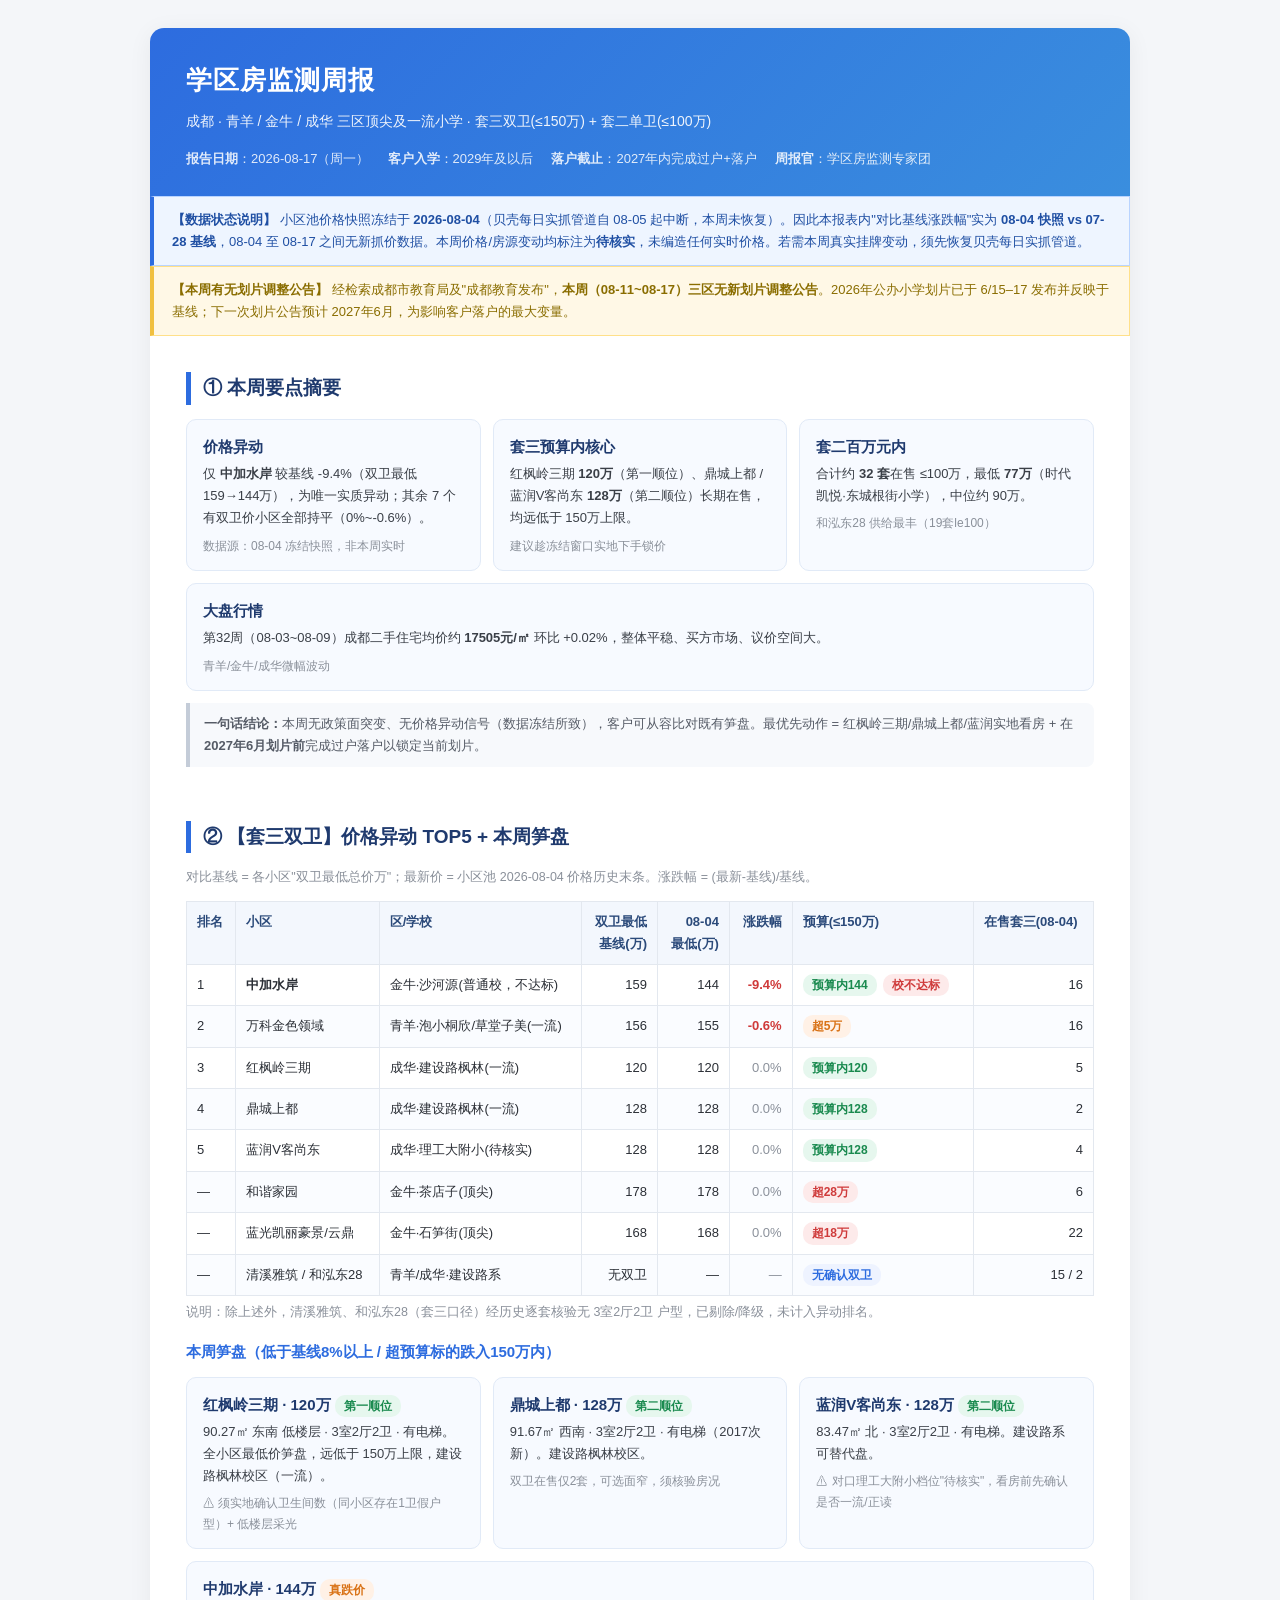
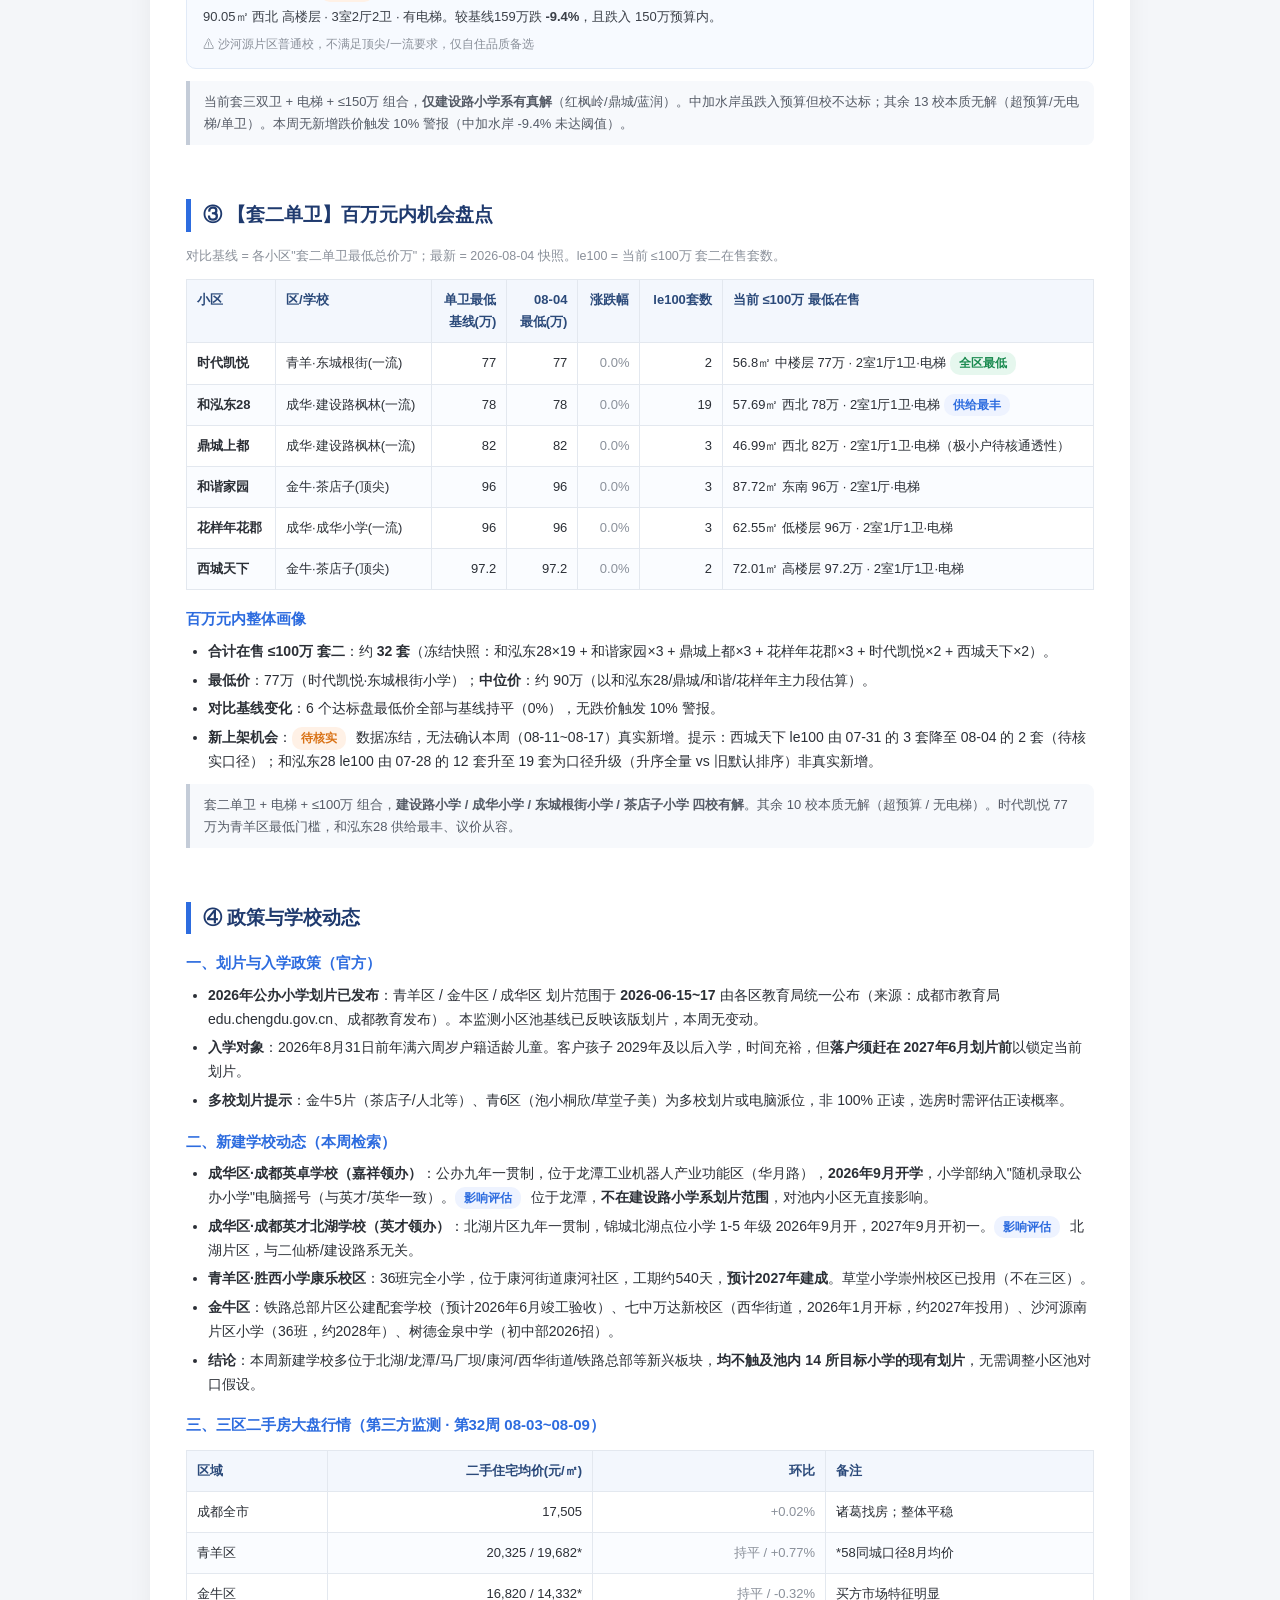
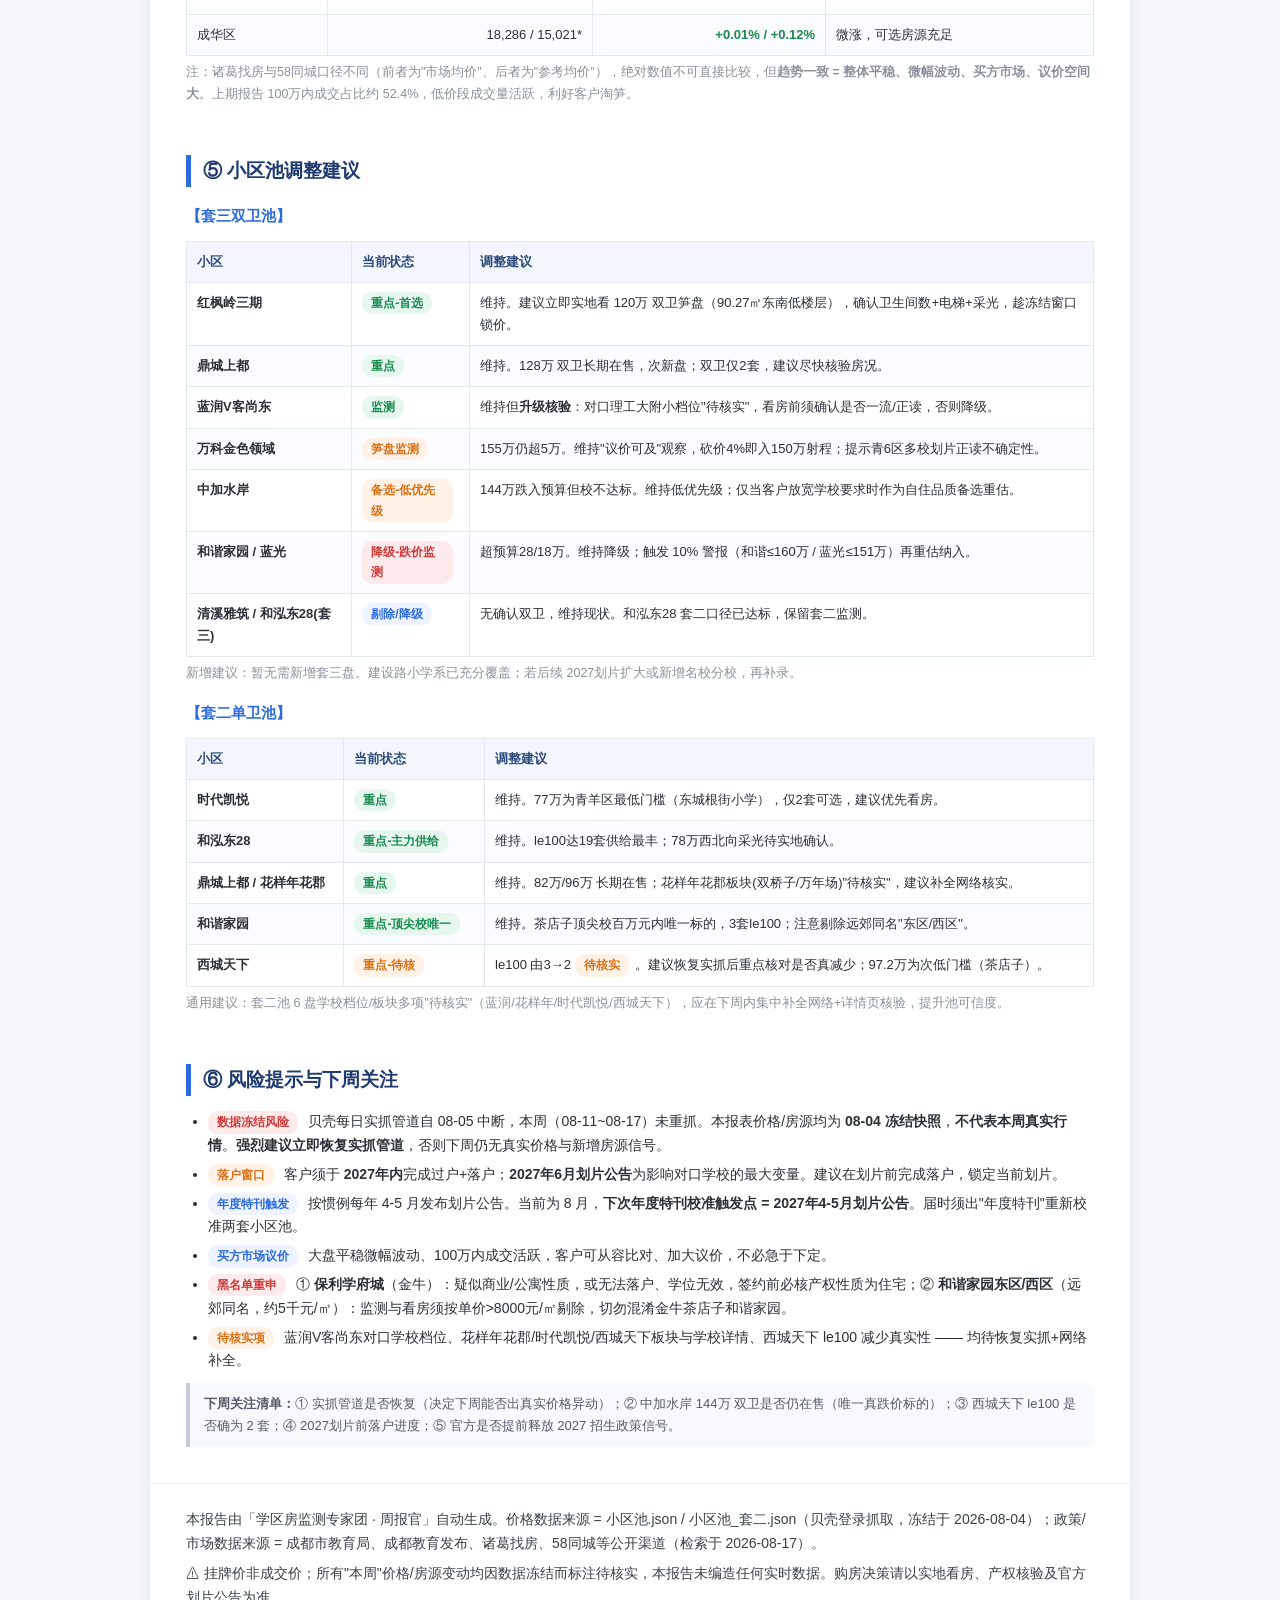
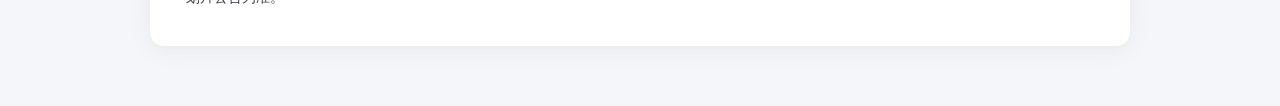
<file: 报告/监测周报_2026-08-17.html>
<!DOCTYPE html>
<html lang="zh-CN">
<head>
<meta charset="UTF-8">
<meta name="viewport" content="width=device-width, initial-scale=1.0">
<title>学区房监测周报 · 2026-08-17（青羊/金牛/成华）</title>
<style>
  * { margin: 0; padding: 0; box-sizing: border-box; }
  body {
    font-family: "微软雅黑", "Microsoft YaHei", "PingFang SC", sans-serif;
    background: #f4f6f9;
    color: #2b2f36;
    line-height: 1.7;
    padding: 28px 16px 60px;
  }
  .wrap { max-width: 980px; margin: 0 auto; background: #fff; border-radius: 14px; box-shadow: 0 4px 24px rgba(0,0,0,.06); overflow: hidden; }
  .head { background: linear-gradient(135deg,#2d6cdf,#3a8ede); color: #fff; padding: 30px 36px 26px; }
  .head h1 { font-size: 26px; font-weight: 700; letter-spacing: 1px; }
  .head .sub { margin-top: 8px; font-size: 14px; opacity: .92; }
  .head .meta { margin-top: 14px; font-size: 13px; opacity: .85; display: flex; flex-wrap: wrap; gap: 18px; }
  .head .meta b { font-weight: 600; }
  .banner {
    background: #fff8e6; border: 1px solid #ffe08a; color: #8a6d00;
    padding: 12px 18px; font-size: 13px; margin: 0; border-left: 4px solid #f0c040;
  }
  .banner.blue { background: #eef5ff; border-color: #b9d4ff; color: #1f4fa3; border-left-color: #2d6cdf; }
  .section { padding: 22px 36px 8px; }
  .section h2 {
    font-size: 19px; font-weight: 700; color: #1f3a6e; margin: 14px 0 14px;
    padding-left: 12px; border-left: 5px solid #2d6cdf;
  }
  .section h3 { font-size: 15px; color: #2d6cdf; margin: 16px 0 8px; font-weight: 700; }
  p { font-size: 14px; margin: 6px 0; color: #3a3f47; }
  .muted { color: #8a909a; font-size: 12.5px; }
  .tag { display: inline-block; padding: 1px 9px; border-radius: 10px; font-size: 12px; font-weight: 600; margin-right: 6px; }
  .tag.ok { background: #e6f7ee; color: #1a8a4f; }
  .tag.warn { background: #fff1e6; color: #d97216; }
  .tag.bad { background: #fdeaea; color: #cf3b3b; }
  .tag.info { background: #eef3ff; color: #2d6cdf; }
  table { width: 100%; border-collapse: collapse; margin: 12px 0 6px; font-size: 13px; }
  th, td { border: 1px solid #e3e8ef; padding: 9px 10px; text-align: left; vertical-align: top; }
  th { background: #f3f7fd; color: #2b4a7a; font-weight: 700; }
  tr:nth-child(even) td { background: #fafcff; }
  .num { text-align: right; white-space: nowrap; }
  .down { color: #cf3b3b; font-weight: 700; }
  .flat { color: #8a909a; }
  .up { color: #1a8a4f; font-weight: 700; }
  .cards { display: flex; flex-wrap: wrap; gap: 12px; margin: 12px 0; }
  .card { flex: 1 1 220px; background: #f7faff; border: 1px solid #e1eaf7; border-radius: 10px; padding: 14px 16px; }
  .card .t { font-size: 15px; font-weight: 700; color: #1f3a6e; }
  .card .p { font-size: 13px; color: #3a3f47; margin-top: 4px; }
  .card .d { font-size: 12px; color: #8a909a; margin-top: 6px; }
  ul { margin: 6px 0 6px 22px; }
  li { font-size: 14px; margin: 5px 0; }
  .note { background: #f7f9fc; border-left: 4px solid #c4ccd8; padding: 10px 14px; font-size: 13px; color: #555b66; margin: 10px 0; border-radius: 0 8px 8px 0; }
  .foot { padding: 18px 36px 30px; font-size: 12px; color: #9aa0aa; border-top: 1px solid #eef1f5; margin-top: 18px; }
  .pill { display:inline-block; background:#eef3ff; color:#2d6cdf; border-radius:12px; padding:2px 10px; font-size:12px; margin-left:6px;}
</style>
</head>
<body>
<div class="wrap">

  <div class="head">
    <h1>学区房监测周报</h1>
    <div class="sub">成都 · 青羊 / 金牛 / 成华 三区顶尖及一流小学 · 套三双卫(≤150万) + 套二单卫(≤100万)</div>
    <div class="meta">
      <span><b>报告日期</b>：2026-08-17（周一）</span>
      <span><b>客户入学</b>：2029年及以后</span>
      <span><b>落户截止</b>：2027年内完成过户+落户</span>
      <span><b>周报官</b>：学区房监测专家团</span>
    </div>
  </div>

  <div class="banner blue">
    <b>【数据状态说明】</b> 小区池价格快照冻结于 <b>2026-08-04</b>（贝壳每日实抓管道自 08-05 起中断，本周未恢复）。因此本报表内"对比基线涨跌幅"实为 <b>08-04 快照 vs 07-28 基线</b>，08-04 至 08-17 之间无新抓价数据。本周价格/房源变动均标注为<b>待核实</b>，未编造任何实时价格。若需本周真实挂牌变动，须先恢复贝壳每日实抓管道。
  </div>

  <div class="banner">
    <b>【本周有无划片调整公告】</b> 经检索成都市教育局及"成都教育发布"，<b>本周（08-11~08-17）三区无新划片调整公告</b>。2026年公办小学划片已于 6/15–17 发布并反映于基线；下一次划片公告预计 2027年6月，为影响客户落户的最大变量。
  </div>

  <!-- ① 摘要 -->
  <div class="section">
    <h2>① 本周要点摘要</h2>
    <div class="cards">
      <div class="card">
        <div class="t">价格异动</div>
        <div class="p">仅 <b>中加水岸</b> 较基线 -9.4%（双卫最低 159→144万），为唯一实质异动；其余 7 个有双卫价小区全部持平（0%~-0.6%）。</div>
        <div class="d">数据源：08-04 冻结快照，非本周实时</div>
      </div>
      <div class="card">
        <div class="t">套三预算内核心</div>
        <div class="p">红枫岭三期 <b>120万</b>（第一顺位）、鼎城上都 / 蓝润V客尚东 <b>128万</b>（第二顺位）长期在售，均远低于 150万上限。</div>
        <div class="d">建议趁冻结窗口实地下手锁价</div>
      </div>
      <div class="card">
        <div class="t">套二百万元内</div>
        <div class="p">合计约 <b>32 套</b>在售 ≤100万，最低 <b>77万</b>（时代凯悦·东城根街小学），中位约 90万。</div>
        <div class="d">和泓东28 供给最丰（19套le100）</div>
      </div>
      <div class="card">
        <div class="t">大盘行情</div>
        <div class="p">第32周（08-03~08-09）成都二手住宅均价约 <b>17505元/㎡</b> 环比 +0.02%，整体平稳、买方市场、议价空间大。</div>
        <div class="d">青羊/金牛/成华微幅波动</div>
      </div>
    </div>
    <div class="note">
      <b>一句话结论：</b>本周无政策面突变、无价格异动信号（数据冻结所致），客户可从容比对既有笋盘。最优先动作 = 红枫岭三期/鼎城上都/蓝润实地看房 + 在 <b>2027年6月划片前</b>完成过户落户以锁定当前划片。
    </div>
  </div>

  <!-- ② 套三双卫 -->
  <div class="section">
    <h2>② 【套三双卫】价格异动 TOP5 + 本周笋盘</h2>
    <p class="muted">对比基线 = 各小区"双卫最低总价万"；最新价 = 小区池 2026-08-04 价格历史末条。涨跌幅 = (最新-基线)/基线。</p>
    <table>
      <thead>
        <tr>
          <th>排名</th><th>小区</th><th>区/学校</th>
          <th class="num">双卫最低<br>基线(万)</th>
          <th class="num">08-04<br>最低(万)</th>
          <th class="num">涨跌幅</th>
          <th>预算(≤150万)</th><th>在售套三(08-04)</th>
        </tr>
      </thead>
      <tbody>
        <tr>
          <td>1</td><td><b>中加水岸</b></td><td>金牛·沙河源(普通校，不达标)</td>
          <td class="num">159</td><td class="num">144</td>
          <td class="num down">-9.4%</td>
          <td><span class="tag ok">预算内144</span><span class="tag bad">校不达标</span></td>
          <td class="num">16</td>
        </tr>
        <tr>
          <td>2</td><td>万科金色领域</td><td>青羊·泡小桐欣/草堂子美(一流)</td>
          <td class="num">156</td><td class="num">155</td>
          <td class="num down">-0.6%</td>
          <td><span class="tag warn">超5万</span></td>
          <td class="num">16</td>
        </tr>
        <tr>
          <td>3</td><td>红枫岭三期</td><td>成华·建设路枫林(一流)</td>
          <td class="num">120</td><td class="num">120</td>
          <td class="num flat">0.0%</td>
          <td><span class="tag ok">预算内120</span></td>
          <td class="num">5</td>
        </tr>
        <tr>
          <td>4</td><td>鼎城上都</td><td>成华·建设路枫林(一流)</td>
          <td class="num">128</td><td class="num">128</td>
          <td class="num flat">0.0%</td>
          <td><span class="tag ok">预算内128</span></td>
          <td class="num">2</td>
        </tr>
        <tr>
          <td>5</td><td>蓝润V客尚东</td><td>成华·理工大附小(待核实)</td>
          <td class="num">128</td><td class="num">128</td>
          <td class="num flat">0.0%</td>
          <td><span class="tag ok">预算内128</span></td>
          <td class="num">4</td>
        </tr>
        <tr>
          <td>—</td><td>和谐家园</td><td>金牛·茶店子(顶尖)</td>
          <td class="num">178</td><td class="num">178</td>
          <td class="num flat">0.0%</td>
          <td><span class="tag bad">超28万</span></td>
          <td class="num">6</td>
        </tr>
        <tr>
          <td>—</td><td>蓝光凯丽豪景/云鼎</td><td>金牛·石笋街(顶尖)</td>
          <td class="num">168</td><td class="num">168</td>
          <td class="num flat">0.0%</td>
          <td><span class="tag bad">超18万</span></td>
          <td class="num">22</td>
        </tr>
        <tr>
          <td>—</td><td>清溪雅筑 / 和泓东28</td><td>青羊/成华·建设路系</td>
          <td class="num">无双卫</td><td class="num">—</td>
          <td class="num flat">—</td>
          <td><span class="tag info">无确认双卫</span></td>
          <td class="num">15 / 2</td>
        </tr>
      </tbody>
    </table>
    <p class="muted">说明：除上述外，清溪雅筑、和泓东28（套三口径）经历史逐套核验无 3室2厅2卫 户型，已剔除/降级，未计入异动排名。</p>

    <h3>本周笋盘（低于基线8%以上 / 超预算标的跌入150万内）</h3>
    <div class="cards">
      <div class="card">
        <div class="t">红枫岭三期 · 120万 <span class="tag ok">第一顺位</span></div>
        <div class="p">90.27㎡ 东南 低楼层 · 3室2厅2卫 · 有电梯。全小区最低价笋盘，远低于 150万上限，建设路枫林校区（一流）。</div>
        <div class="d">⚠ 须实地确认卫生间数（同小区存在1卫假户型）+ 低楼层采光</div>
      </div>
      <div class="card">
        <div class="t">鼎城上都 · 128万 <span class="tag ok">第二顺位</span></div>
        <div class="p">91.67㎡ 西南 · 3室2厅2卫 · 有电梯（2017次新）。建设路枫林校区。</div>
        <div class="d">双卫在售仅2套，可选面窄，须核验房况</div>
      </div>
      <div class="card">
        <div class="t">蓝润V客尚东 · 128万 <span class="tag ok">第二顺位</span></div>
        <div class="p">83.47㎡ 北 · 3室2厅2卫 · 有电梯。建设路系可替代盘。</div>
        <div class="d">⚠ 对口理工大附小档位"待核实"，看房前先确认是否一流/正读</div>
      </div>
      <div class="card">
        <div class="t">中加水岸 · 144万 <span class="tag warn">真跌价</span></div>
        <div class="p">90.05㎡ 西北 高楼层 · 3室2厅2卫 · 有电梯。较基线159万跌 <b>-9.4%</b>，且跌入 150万预算内。</div>
        <div class="d">⚠ 沙河源片区普通校，不满足顶尖/一流要求，仅自住品质备选</div>
      </div>
    </div>
    <div class="note">
      当前套三双卫 + 电梯 + ≤150万 组合，<b>仅建设路小学系有真解</b>（红枫岭/鼎城/蓝润）。中加水岸虽跌入预算但校不达标；其余 13 校本质无解（超预算/无电梯/单卫）。本周无新增跌价触发 10% 警报（中加水岸 -9.4% 未达阈值）。
    </div>
  </div>

  <!-- ③ 套二单卫 -->
  <div class="section">
    <h2>③ 【套二单卫】百万元内机会盘点</h2>
    <p class="muted">对比基线 = 各小区"套二单卫最低总价万"；最新 = 2026-08-04 快照。le100 = 当前 ≤100万 套二在售套数。</p>
    <table>
      <thead>
        <tr>
          <th>小区</th><th>区/学校</th>
          <th class="num">单卫最低<br>基线(万)</th>
          <th class="num">08-04<br>最低(万)</th>
          <th class="num">涨跌幅</th>
          <th class="num">le100套数</th>
          <th>当前 ≤100万 最低在售</th>
        </tr>
      </thead>
      <tbody>
        <tr>
          <td><b>时代凯悦</b></td><td>青羊·东城根街(一流)</td>
          <td class="num">77</td><td class="num">77</td>
          <td class="num flat">0.0%</td><td class="num">2</td>
          <td>56.8㎡ 中楼层 77万 · 2室1厅1卫·电梯 <span class="tag ok">全区最低</span></td>
        </tr>
        <tr>
          <td><b>和泓东28</b></td><td>成华·建设路枫林(一流)</td>
          <td class="num">78</td><td class="num">78</td>
          <td class="num flat">0.0%</td><td class="num">19</td>
          <td>57.69㎡ 西北 78万 · 2室1厅1卫·电梯 <span class="tag info">供给最丰</span></td>
        </tr>
        <tr>
          <td><b>鼎城上都</b></td><td>成华·建设路枫林(一流)</td>
          <td class="num">82</td><td class="num">82</td>
          <td class="num flat">0.0%</td><td class="num">3</td>
          <td>46.99㎡ 西北 82万 · 2室1厅1卫·电梯（极小户待核通透性）</td>
        </tr>
        <tr>
          <td><b>和谐家园</b></td><td>金牛·茶店子(顶尖)</td>
          <td class="num">96</td><td class="num">96</td>
          <td class="num flat">0.0%</td><td class="num">3</td>
          <td>87.72㎡ 东南 96万 · 2室1厅·电梯</td>
        </tr>
        <tr>
          <td><b>花样年花郡</b></td><td>成华·成华小学(一流)</td>
          <td class="num">96</td><td class="num">96</td>
          <td class="num flat">0.0%</td><td class="num">3</td>
          <td>62.55㎡ 低楼层 96万 · 2室1厅1卫·电梯</td>
        </tr>
        <tr>
          <td><b>西城天下</b></td><td>金牛·茶店子(顶尖)</td>
          <td class="num">97.2</td><td class="num">97.2</td>
          <td class="num flat">0.0%</td><td class="num">2</td>
          <td>72.01㎡ 高楼层 97.2万 · 2室1厅1卫·电梯</td>
        </tr>
      </tbody>
    </table>

    <h3>百万元内整体画像</h3>
    <ul>
      <li><b>合计在售 ≤100万 套二</b>：约 <b>32 套</b>（冻结快照：和泓东28×19 + 和谐家园×3 + 鼎城上都×3 + 花样年花郡×3 + 时代凯悦×2 + 西城天下×2）。</li>
      <li><b>最低价</b>：77万（时代凯悦·东城根街小学）；<b>中位价</b>：约 90万（以和泓东28/鼎城/和谐/花样年主力段估算）。</li>
      <li><b>对比基线变化</b>：6 个达标盘最低价全部与基线持平（0%），无跌价触发 10% 警报。</li>
      <li><b>新上架机会</b>：<span class="tag warn">待核实</span> 数据冻结，无法确认本周（08-11~08-17）真实新增。提示：西城天下 le100 由 07-31 的 3 套降至 08-04 的 2 套（待核实口径）；和泓东28 le100 由 07-28 的 12 套升至 19 套为口径升级（升序全量 vs 旧默认排序）非真实新增。</li>
    </ul>
    <div class="note">
      套二单卫 + 电梯 + ≤100万 组合，<b>建设路小学 / 成华小学 / 东城根街小学 / 茶店子小学 四校有解</b>。其余 10 校本质无解（超预算 / 无电梯）。时代凯悦 77万为青羊区最低门槛，和泓东28 供给最丰、议价从容。
    </div>
  </div>

  <!-- ④ 政策与学校 -->
  <div class="section">
    <h2>④ 政策与学校动态</h2>
    <h3>一、划片与入学政策（官方）</h3>
    <ul>
      <li><b>2026年公办小学划片已发布</b>：青羊区 / 金牛区 / 成华区 划片范围于 <b>2026-06-15~17</b> 由各区教育局统一公布（来源：成都市教育局 edu.chengdu.gov.cn、成都教育发布）。本监测小区池基线已反映该版划片，本周无变动。</li>
      <li><b>入学对象</b>：2026年8月31日前年满六周岁户籍适龄儿童。客户孩子 2029年及以后入学，时间充裕，但<b>落户须赶在 2027年6月划片前</b>以锁定当前划片。</li>
      <li><b>多校划片提示</b>：金牛5片（茶店子/人北等）、青6区（泡小桐欣/草堂子美）为多校划片或电脑派位，非 100% 正读，选房时需评估正读概率。</li>
    </ul>

    <h3>二、新建学校动态（本周检索）</h3>
    <ul>
      <li><b>成华区·成都英卓学校（嘉祥领办）</b>：公办九年一贯制，位于龙潭工业机器人产业功能区（华月路），<b>2026年9月开学</b>，小学部纳入"随机录取公办小学"电脑摇号（与英才/英华一致）。<span class="tag info">影响评估</span> 位于龙潭，<b>不在建设路小学系划片范围</b>，对池内小区无直接影响。</li>
      <li><b>成华区·成都英才北湖学校（英才领办）</b>：北湖片区九年一贯制，锦城北湖点位小学 1-5 年级 2026年9月开，2027年9月开初一。<span class="tag info">影响评估</span> 北湖片区，与二仙桥/建设路系无关。</li>
      <li><b>青羊区·胜西小学康乐校区</b>：36班完全小学，位于康河街道康河社区，工期约540天，<b>预计2027年建成</b>。草堂小学崇州校区已投用（不在三区）。</li>
      <li><b>金牛区</b>：铁路总部片区公建配套学校（预计2026年6月竣工验收）、七中万达新校区（西华街道，2026年1月开标，约2027年投用）、沙河源南片区小学（36班，约2028年）、树德金泉中学（初中部2026招）。</li>
      <li><b>结论</b>：本周新建学校多位于北湖/龙潭/马厂坝/康河/西华街道/铁路总部等新兴板块，<b>均不触及池内 14 所目标小学的现有划片</b>，无需调整小区池对口假设。</li>
    </ul>

    <h3>三、三区二手房大盘行情（第三方监测 · 第32周 08-03~08-09）</h3>
    <table>
      <thead>
        <tr><th>区域</th><th class="num">二手住宅均价(元/㎡)</th><th class="num">环比</th><th>备注</th></tr>
      </thead>
      <tbody>
        <tr><td>成都全市</td><td class="num">17,505</td><td class="num flat">+0.02%</td><td>诸葛找房；整体平稳</td></tr>
        <tr><td>青羊区</td><td class="num">20,325 / 19,682*</td><td class="num flat">持平 / +0.77%</td><td>*58同城口径8月均价</td></tr>
        <tr><td>金牛区</td><td class="num">16,820 / 14,332*</td><td class="num flat">持平 / -0.32%</td><td>买方市场特征明显</td></tr>
        <tr><td>成华区</td><td class="num">18,286 / 15,021*</td><td class="num up">+0.01% / +0.12%</td><td>微涨，可选房源充足</td></tr>
      </tbody>
    </table>
    <p class="muted">注：诸葛找房与58同城口径不同（前者为"市场均价"、后者为"参考均价"），绝对数值不可直接比较，但<b>趋势一致 = 整体平稳、微幅波动、买方市场、议价空间大</b>。上期报告 100万内成交占比约 52.4%，低价段成交量活跃，利好客户淘笋。</p>
  </div>

  <!-- ⑤ 调整建议 -->
  <div class="section">
    <h2>⑤ 小区池调整建议</h2>

    <h3>【套三双卫池】</h3>
    <table>
      <thead>
        <tr><th>小区</th><th>当前状态</th><th>调整建议</th></tr>
      </thead>
      <tbody>
        <tr><td><b>红枫岭三期</b></td><td><span class="tag ok">重点-首选</span></td><td>维持。建议立即实地看 120万 双卫笋盘（90.27㎡东南低楼层），确认卫生间数+电梯+采光，趁冻结窗口锁价。</td></tr>
        <tr><td><b>鼎城上都</b></td><td><span class="tag ok">重点</span></td><td>维持。128万 双卫长期在售，次新盘；双卫仅2套，建议尽快核验房况。</td></tr>
        <tr><td><b>蓝润V客尚东</b></td><td><span class="tag ok">监测</span></td><td>维持但<b>升级核验</b>：对口理工大附小档位"待核实"，看房前须确认是否一流/正读，否则降级。</td></tr>
        <tr><td><b>万科金色领域</b></td><td><span class="tag warn">笋盘监测</span></td><td>155万仍超5万。维持"议价可及"观察，砍价4%即入150万射程；提示青6区多校划片正读不确定性。</td></tr>
        <tr><td><b>中加水岸</b></td><td><span class="tag warn">备选-低优先级</span></td><td>144万跌入预算但校不达标。维持低优先级；仅当客户放宽学校要求时作为自住品质备选重估。</td></tr>
        <tr><td><b>和谐家园 / 蓝光</b></td><td><span class="tag bad">降级-跌价监测</span></td><td>超预算28/18万。维持降级；触发 10% 警报（和谐≤160万 / 蓝光≤151万）再重估纳入。</td></tr>
        <tr><td><b>清溪雅筑 / 和泓东28(套三)</b></td><td><span class="tag info">剔除/降级</span></td><td>无确认双卫，维持现状。和泓东28 套二口径已达标，保留套二监测。</td></tr>
      </tbody>
    </table>
    <p class="muted">新增建议：暂无需新增套三盘。建设路小学系已充分覆盖；若后续 2027划片扩大或新增名校分校，再补录。</p>

    <h3>【套二单卫池】</h3>
    <table>
      <thead>
        <tr><th>小区</th><th>当前状态</th><th>调整建议</th></tr>
      </thead>
      <tbody>
        <tr><td><b>时代凯悦</b></td><td><span class="tag ok">重点</span></td><td>维持。77万为青羊区最低门槛（东城根街小学），仅2套可选，建议优先看房。</td></tr>
        <tr><td><b>和泓东28</b></td><td><span class="tag ok">重点-主力供给</span></td><td>维持。le100达19套供给最丰；78万西北向采光待实地确认。</td></tr>
        <tr><td><b>鼎城上都 / 花样年花郡</b></td><td><span class="tag ok">重点</span></td><td>维持。82万/96万 长期在售；花样年花郡板块(双桥子/万年场)"待核实"，建议补全网络核实。</td></tr>
        <tr><td><b>和谐家园</b></td><td><span class="tag ok">重点-顶尖校唯一</span></td><td>维持。茶店子顶尖校百万元内唯一标的，3套le100；注意剔除远郊同名"东区/西区"。</td></tr>
        <tr><td><b>西城天下</b></td><td><span class="tag warn">重点-待核</span></td><td>le100 由3→2 <span class="tag warn">待核实</span>。建议恢复实抓后重点核对是否真减少；97.2万为次低门槛（茶店子）。</td></tr>
      </tbody>
    </table>
    <p class="muted">通用建议：套二池 6 盘学校档位/板块多项"待核实"（蓝润/花样年/时代凯悦/西城天下），应在下周内集中补全网络+详情页核验，提升池可信度。</p>
  </div>

  <!-- ⑥ 风险 -->
  <div class="section">
    <h2>⑥ 风险提示与下周关注</h2>
    <ul>
      <li><span class="tag bad">数据冻结风险</span> 贝壳每日实抓管道自 08-05 中断，本周（08-11~08-17）未重抓。本报表价格/房源均为 <b>08-04 冻结快照</b>，<b>不代表本周真实行情</b>。<b>强烈建议立即恢复实抓管道</b>，否则下周仍无真实价格与新增房源信号。</li>
      <li><span class="tag warn">落户窗口</span> 客户须于 <b>2027年内</b>完成过户+落户；<b>2027年6月划片公告</b>为影响对口学校的最大变量。建议在划片前完成落户，锁定当前划片。</li>
      <li><span class="tag info">年度特刊触发</span> 按惯例每年 4-5 月发布划片公告。当前为 8 月，<b>下次年度特刊校准触发点 = 2027年4-5月划片公告</b>。届时须出"年度特刊"重新校准两套小区池。</li>
      <li><span class="tag info">买方市场议价</span> 大盘平稳微幅波动、100万内成交活跃，客户可从容比对、加大议价，不必急于下定。</li>
      <li><span class="tag bad">黑名单重申</span> ① <b>保利学府城</b>（金牛）：疑似商业/公寓性质，或无法落户、学位无效，签约前必核产权性质为住宅；② <b>和谐家园东区/西区</b>（远郊同名，约5千元/㎡）：监测与看房须按单价>8000元/㎡剔除，切勿混淆金牛茶店子和谐家园。</li>
      <li><span class="tag warn">待核实项</span> 蓝润V客尚东对口学校档位、花样年花郡/时代凯悦/西城天下板块与学校详情、西城天下 le100 减少真实性 —— 均待恢复实抓+网络补全。</li>
    </ul>
    <div class="note">
      <b>下周关注清单：</b>① 实抓管道是否恢复（决定下周能否出真实价格异动）；② 中加水岸 144万 双卫是否仍在售（唯一真跌价标的）；③ 西城天下 le100 是否确为 2 套；④ 2027划片前落户进度；⑤ 官方是否提前释放 2027 招生政策信号。
    </div>
  </div>

  <div class="foot">
    <p>本报告由「学区房监测专家团 · 周报官」自动生成。价格数据来源 = 小区池.json / 小区池_套二.json（贝壳登录抓取，冻结于 2026-08-04）；政策/市场数据来源 = 成都市教育局、成都教育发布、诸葛找房、58同城等公开渠道（检索于 2026-08-17）。</p>
    <p>⚠ 挂牌价非成交价；所有"本周"价格/房源变动均因数据冻结而标注待核实，本报告未编造任何实时数据。购房决策请以实地看房、产权核验及官方划片公告为准。</p>
  </div>

</div>
</body>
</html>
</file>
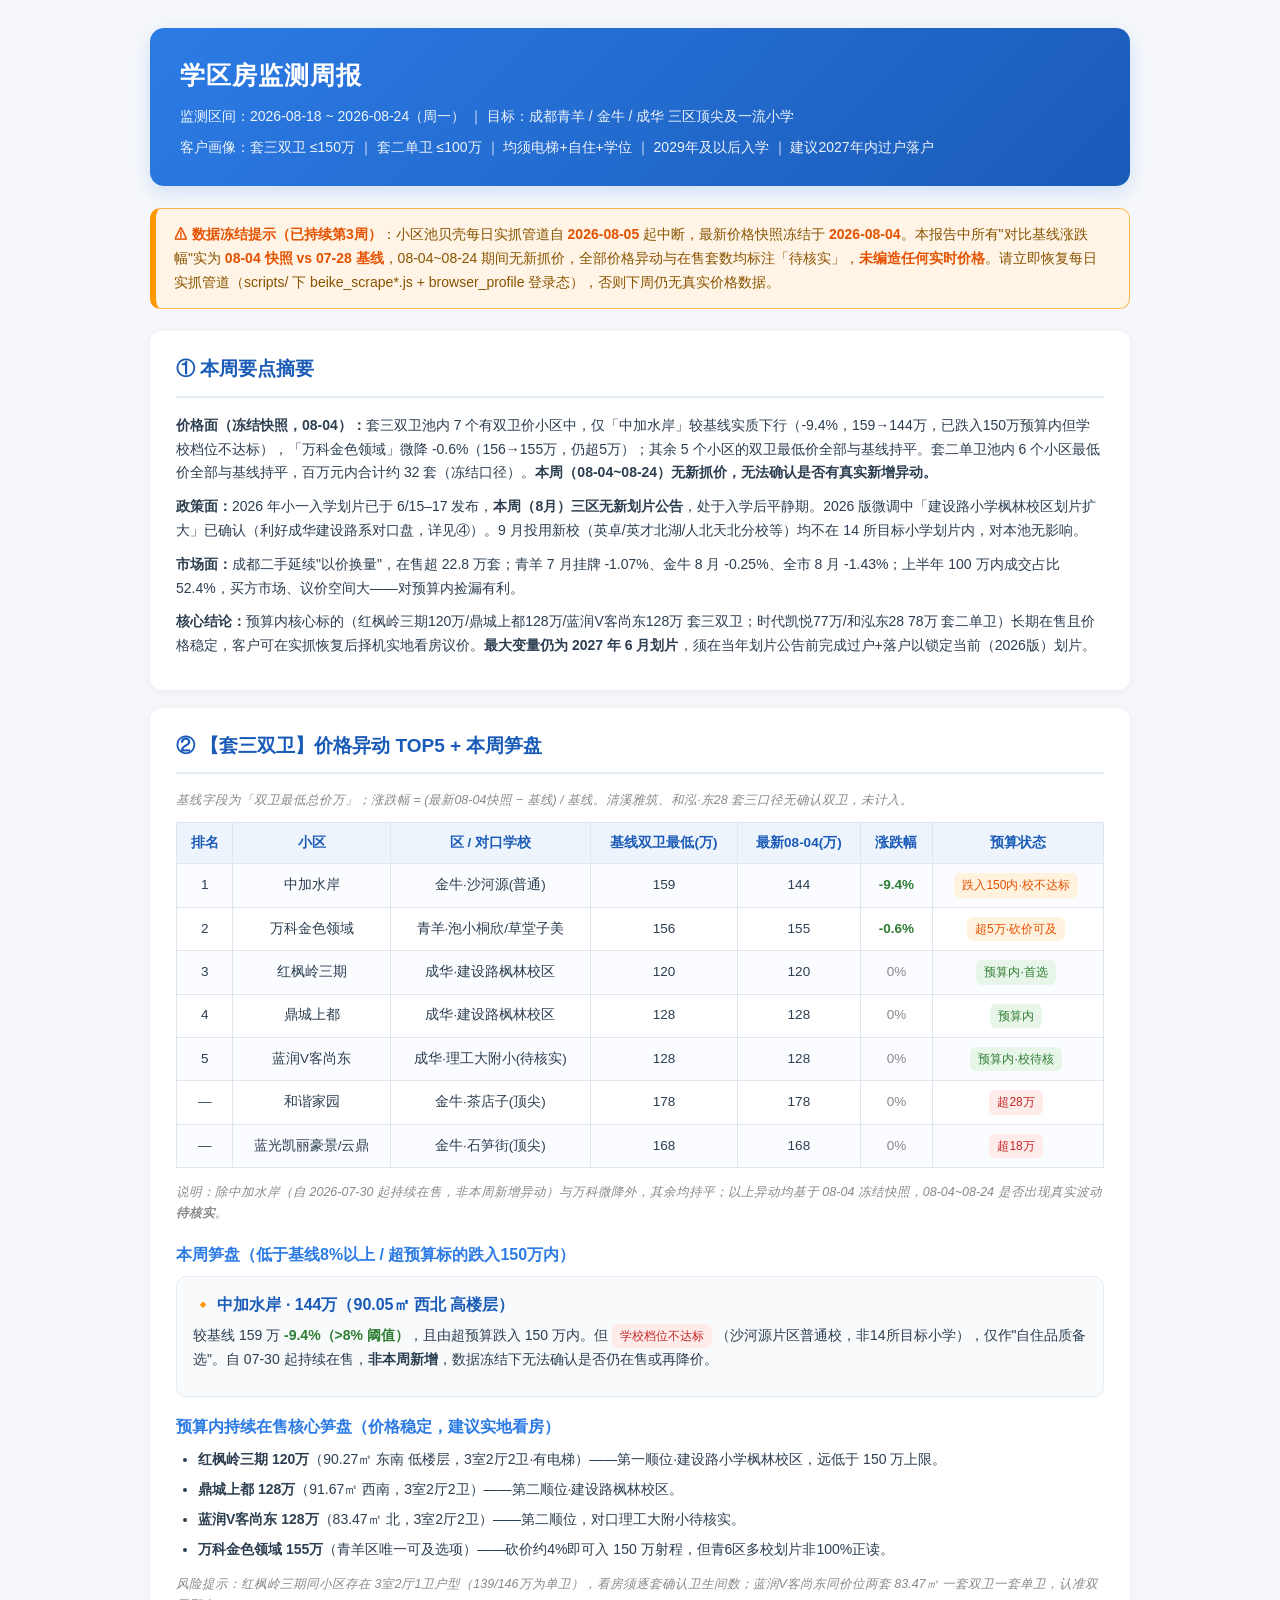
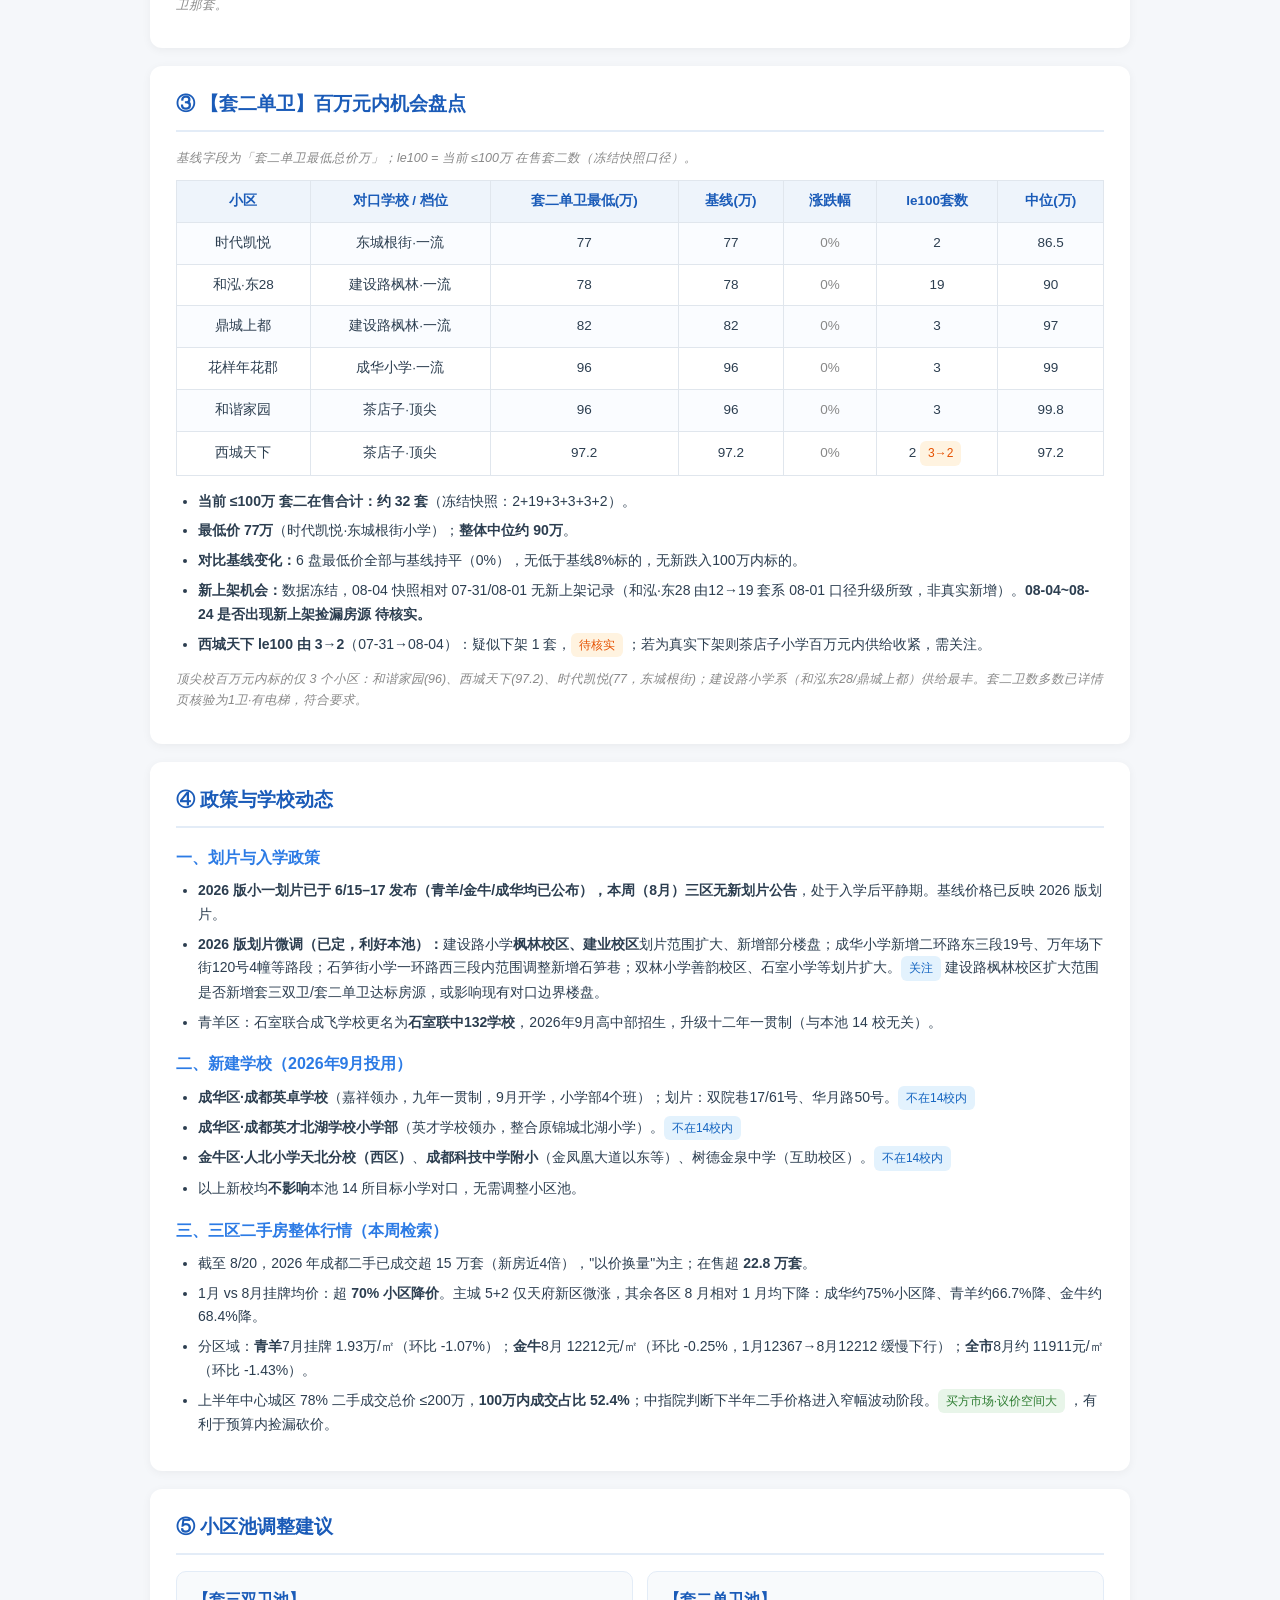
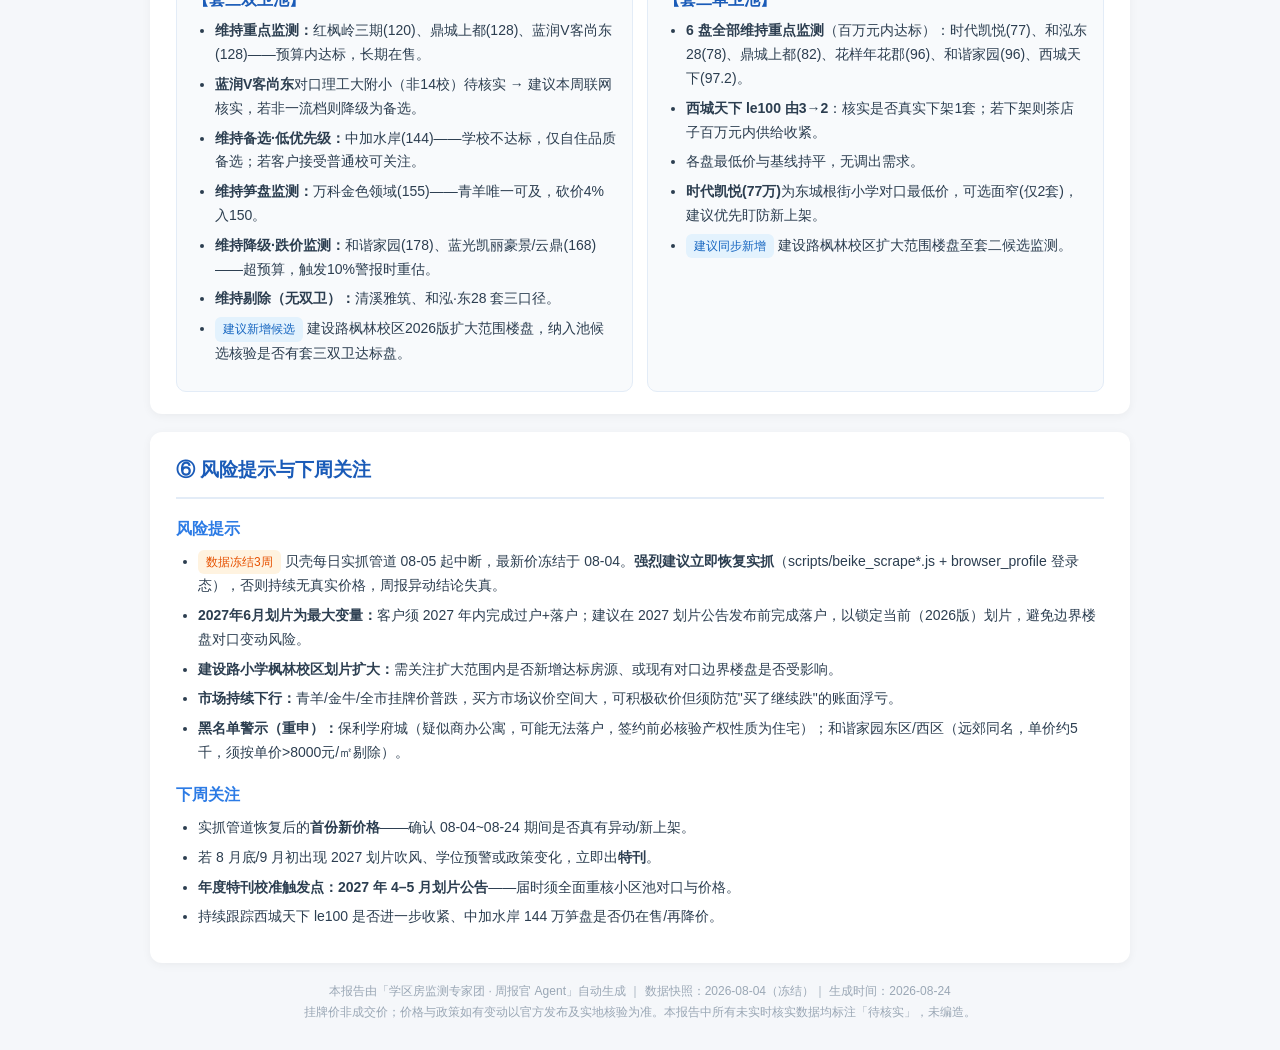
<file: 报告/监测周报_2026-08-24.html>
<!DOCTYPE html>
<html lang="zh-CN">
<head>
<meta charset="UTF-8">
<meta name="viewport" content="width=device-width, initial-scale=1.0">
<title>学区房监测周报 · 2026-08-24（青羊/金牛/成华）</title>
<style>
  * { margin: 0; padding: 0; box-sizing: border-box; }
  body {
    font-family: "Microsoft YaHei", "微软雅黑", "PingFang SC", sans-serif;
    background: #f5f7fa;
    color: #2c3e50;
    line-height: 1.7;
    padding: 28px 16px;
  }
  .wrap { max-width: 980px; margin: 0 auto; }
  header {
    background: linear-gradient(135deg, #2c7be5, #1a5bb8);
    color: #fff;
    border-radius: 14px;
    padding: 26px 30px;
    box-shadow: 0 6px 18px rgba(44,123,229,.18);
    margin-bottom: 22px;
  }
  header h1 { font-size: 25px; font-weight: 700; letter-spacing: 1px; }
  header .sub { margin-top: 8px; font-size: 14px; opacity: .92; }
  .freeze {
    background: #fff4e5;
    border: 1px solid #ffb74d;
    border-left: 6px solid #ff9800;
    border-radius: 10px;
    padding: 14px 18px;
    margin-bottom: 22px;
    font-size: 14px;
    color: #8a5300;
  }
  .freeze b { color: #e65100; }
  .alert {
    background: #fdecea;
    border: 1px solid #ef9a9a;
    border-left: 6px solid #e53935;
    border-radius: 10px;
    padding: 14px 18px;
    margin-bottom: 22px;
    font-size: 15px;
    color: #b71c1c;
    font-weight: 600;
  }
  section {
    background: #fff;
    border-radius: 12px;
    padding: 22px 26px;
    margin-bottom: 18px;
    box-shadow: 0 2px 10px rgba(0,0,0,.05);
  }
  section h2 {
    font-size: 19px;
    color: #1a5bb8;
    border-bottom: 2px solid #e3ecf7;
    padding-bottom: 10px;
    margin-bottom: 16px;
  }
  section h3 { font-size: 16px; color: #2c7be5; margin: 16px 0 8px; }
  p { font-size: 14px; margin-bottom: 10px; }
  ul { margin: 6px 0 12px 22px; font-size: 14px; }
  li { margin-bottom: 6px; }
  table { width: 100%; border-collapse: collapse; margin: 10px 0 14px; font-size: 13.5px; }
  th, td { border: 1px solid #e0e6ed; padding: 9px 10px; text-align: center; }
  th { background: #eef4fb; color: #1a5bb8; font-weight: 600; }
  tr:nth-child(even) td { background: #fafcff; }
  .up { color: #e53935; font-weight: 600; }
  .down { color: #2e7d32; font-weight: 600; }
  .flat { color: #888; }
  .tag {
    display: inline-block; font-size: 12px; padding: 2px 8px;
    border-radius: 6px; margin-right: 4px;
  }
  .tag-ok { background: #e8f5e9; color: #2e7d32; }
  .tag-warn { background: #fff3e0; color: #e65100; }
  .tag-bad { background: #fdecea; color: #c62828; }
  .tag-info { background: #e3f2fd; color: #1565c0; }
  .note { font-size: 12.5px; color: #888; font-style: italic; }
  .hl { background: #fff8e1; padding: 2px 6px; border-radius: 4px; }
  .grid2 { display: grid; grid-template-columns: 1fr 1fr; gap: 14px; }
  @media (max-width: 680px){ .grid2 { grid-template-columns: 1fr; } }
  .card { background: #f8fafc; border: 1px solid #e3ecf7; border-radius: 10px; padding: 14px 16px; }
  .card .t { font-weight: 700; color: #1a5bb8; margin-bottom: 6px; }
  footer { text-align: center; font-size: 12px; color: #9aa7b5; margin-top: 10px; }
</style>
</head>
<body>
<div class="wrap">

<header>
  <h1>学区房监测周报</h1>
  <div class="sub">监测区间：2026-08-18 ~ 2026-08-24（周一） ｜ 目标：成都青羊 / 金牛 / 成华 三区顶尖及一流小学</div>
  <div class="sub">客户画像：套三双卫 ≤150万 ｜ 套二单卫 ≤100万 ｜ 均须电梯+自住+学位 ｜ 2029年及以后入学 ｜ 建议2027年内过户落户</div>
</header>

<div class="freeze">
  <b>⚠ 数据冻结提示（已持续第3周）</b>：小区池贝壳每日实抓管道自 <b>2026-08-05</b> 起中断，最新价格快照冻结于 <b>2026-08-04</b>。本报告中所有"对比基线涨跌幅"实为 <b>08-04 快照 vs 07-28 基线</b>，08-04~08-24 期间无新抓价，全部价格异动与在售套数均标注「待核实」，<b>未编造任何实时价格</b>。请立即恢复每日实抓管道（scripts/ 下 beike_scrape*.js + browser_profile 登录态），否则下周仍无真实价格数据。
</div>

<!-- ① 本周要点摘要 -->
<section>
  <h2>① 本周要点摘要</h2>
  <p><b>价格面（冻结快照，08-04）：</b>套三双卫池内 7 个有双卫价小区中，仅「中加水岸」较基线实质下行（-9.4%，159→144万，已跌入150万预算内但学校档位不达标），「万科金色领域」微降 -0.6%（156→155万，仍超5万）；其余 5 个小区的双卫最低价全部与基线持平。套二单卫池内 6 个小区最低价全部与基线持平，百万元内合计约 32 套（冻结口径）。<b>本周（08-04~08-24）无新抓价，无法确认是否有真实新增异动。</b></p>
  <p><b>政策面：</b>2026 年小一入学划片已于 6/15–17 发布，<b>本周（8月）三区无新划片公告</b>，处于入学后平静期。2026 版微调中「建设路小学枫林校区划片扩大」已确认（利好成华建设路系对口盘，详见④）。9 月投用新校（英卓/英才北湖/人北天北分校等）均不在 14 所目标小学划片内，对本池无影响。</p>
  <p><b>市场面：</b>成都二手延续"以价换量"，在售超 22.8 万套；青羊 7 月挂牌 -1.07%、金牛 8 月 -0.25%、全市 8 月 -1.43%；上半年 100 万内成交占比 52.4%，买方市场、议价空间大——对预算内捡漏有利。</p>
  <p><b>核心结论：</b>预算内核心标的（红枫岭三期120万/鼎城上都128万/蓝润V客尚东128万 套三双卫；时代凯悦77万/和泓东28 78万 套二单卫）长期在售且价格稳定，客户可在实抓恢复后择机实地看房议价。<b>最大变量仍为 2027 年 6 月划片</b>，须在当年划片公告前完成过户+落户以锁定当前（2026版）划片。</p>
</section>

<!-- ② 套三双卫 -->
<section>
  <h2>② 【套三双卫】价格异动 TOP5 + 本周笋盘</h2>
  <p class="note">基线字段为「双卫最低总价万」；涨跌幅 = (最新08-04快照 − 基线) / 基线。清溪雅筑、和泓·东28 套三口径无确认双卫，未计入。</p>
  <table>
    <tr><th>排名</th><th>小区</th><th>区 / 对口学校</th><th>基线双卫最低(万)</th><th>最新08-04(万)</th><th>涨跌幅</th><th>预算状态</th></tr>
    <tr>
      <td>1</td><td>中加水岸</td><td>金牛·沙河源(普通)</td><td>159</td><td>144</td>
      <td class="down">-9.4%</td><td><span class="tag tag-warn">跌入150内·校不达标</span></td>
    </tr>
    <tr>
      <td>2</td><td>万科金色领域</td><td>青羊·泡小桐欣/草堂子美</td><td>156</td><td>155</td>
      <td class="down">-0.6%</td><td><span class="tag tag-warn">超5万·砍价可及</span></td>
    </tr>
    <tr>
      <td>3</td><td>红枫岭三期</td><td>成华·建设路枫林校区</td><td>120</td><td>120</td>
      <td class="flat">0%</td><td><span class="tag tag-ok">预算内·首选</span></td>
    </tr>
    <tr>
      <td>4</td><td>鼎城上都</td><td>成华·建设路枫林校区</td><td>128</td><td>128</td>
      <td class="flat">0%</td><td><span class="tag tag-ok">预算内</span></td>
    </tr>
    <tr>
      <td>5</td><td>蓝润V客尚东</td><td>成华·理工大附小(待核实)</td><td>128</td><td>128</td>
      <td class="flat">0%</td><td><span class="tag tag-ok">预算内·校待核</span></td>
    </tr>
    <tr>
      <td>—</td><td>和谐家园</td><td>金牛·茶店子(顶尖)</td><td>178</td><td>178</td>
      <td class="flat">0%</td><td><span class="tag tag-bad">超28万</span></td>
    </tr>
    <tr>
      <td>—</td><td>蓝光凯丽豪景/云鼎</td><td>金牛·石笋街(顶尖)</td><td>168</td><td>168</td>
      <td class="flat">0%</td><td><span class="tag tag-bad">超18万</span></td>
    </tr>
  </table>
  <p class="note">说明：除中加水岸（自 2026-07-30 起持续在售，非本周新增异动）与万科微降外，其余均持平；以上异动均基于 08-04 冻结快照，08-04~08-24 是否出现真实波动 <b>待核实</b>。</p>

  <h3>本周笋盘（低于基线8%以上 / 超预算标的跌入150万内）</h3>
  <div class="card">
    <div class="t">🔸 中加水岸 · 144万（90.05㎡ 西北 高楼层）</div>
    <p>较基线 159 万 <span class="down">-9.4%（&gt;8% 阈值）</span>，且由超预算跌入 150 万内。但 <span class="tag tag-bad">学校档位不达标</span>（沙河源片区普通校，非14所目标小学），仅作"自住品质备选"。自 07-30 起持续在售，<b>非本周新增</b>，数据冻结下无法确认是否仍在售或再降价。</p>
  </div>
  <h3>预算内持续在售核心笋盘（价格稳定，建议实地看房）</h3>
  <ul>
    <li><b>红枫岭三期 120万</b>（90.27㎡ 东南 低楼层，3室2厅2卫·有电梯）——第一顺位·建设路小学枫林校区，远低于 150 万上限。</li>
    <li><b>鼎城上都 128万</b>（91.67㎡ 西南，3室2厅2卫）——第二顺位·建设路枫林校区。</li>
    <li><b>蓝润V客尚东 128万</b>（83.47㎡ 北，3室2厅2卫）——第二顺位，对口理工大附小待核实。</li>
    <li><b>万科金色领域 155万</b>（青羊区唯一可及选项）——砍价约4%即可入 150 万射程，但青6区多校划片非100%正读。</li>
  </ul>
  <p class="note">风险提示：红枫岭三期同小区存在 3室2厅1卫户型（139/146万为单卫），看房须逐套确认卫生间数；蓝润V客尚东同价位两套 83.47㎡ 一套双卫一套单卫，认准双卫那套。</p>
</section>

<!-- ③ 套二单卫 -->
<section>
  <h2>③ 【套二单卫】百万元内机会盘点</h2>
  <p class="note">基线字段为「套二单卫最低总价万」；le100 = 当前 ≤100万 在售套二数（冻结快照口径）。</p>
  <table>
    <tr><th>小区</th><th>对口学校 / 档位</th><th>套二单卫最低(万)</th><th>基线(万)</th><th>涨跌幅</th><th>le100套数</th><th>中位(万)</th></tr>
    <tr><td>时代凯悦</td><td>东城根街·一流</td><td>77</td><td>77</td><td class="flat">0%</td><td>2</td><td>86.5</td></tr>
    <tr><td>和泓·东28</td><td>建设路枫林·一流</td><td>78</td><td>78</td><td class="flat">0%</td><td>19</td><td>90</td></tr>
    <tr><td>鼎城上都</td><td>建设路枫林·一流</td><td>82</td><td>82</td><td class="flat">0%</td><td>3</td><td>97</td></tr>
    <tr><td>花样年花郡</td><td>成华小学·一流</td><td>96</td><td>96</td><td class="flat">0%</td><td>3</td><td>99</td></tr>
    <tr><td>和谐家园</td><td>茶店子·顶尖</td><td>96</td><td>96</td><td class="flat">0%</td><td>3</td><td>99.8</td></tr>
    <tr><td>西城天下</td><td>茶店子·顶尖</td><td>97.2</td><td>97.2</td><td class="flat">0%</td><td>2 <span class="tag tag-warn">3→2</span></td><td>97.2</td></tr>
  </table>
  <ul>
    <li><b>当前 ≤100万 套二在售合计：约 32 套</b>（冻结快照：2+19+3+3+3+2）。</li>
    <li><b>最低价 77万</b>（时代凯悦·东城根街小学）；<b>整体中位约 90万</b>。</li>
    <li><b>对比基线变化：</b>6 盘最低价全部与基线持平（0%），无低于基线8%标的，无新跌入100万内标的。</li>
    <li><b>新上架机会：</b>数据冻结，08-04 快照相对 07-31/08-01 无新上架记录（和泓·东28 由12→19 套系 08-01 口径升级所致，非真实新增）。<b>08-04~08-24 是否出现新上架捡漏房源 待核实。</b></li>
    <li><b>西城天下 le100 由 3→2</b>（07-31→08-04）：疑似下架 1 套，<span class="tag tag-warn">待核实</span>；若为真实下架则茶店子小学百万元内供给收紧，需关注。</li>
  </ul>
  <p class="note">顶尖校百万元内标的仅 3 个小区：和谐家园(96)、西城天下(97.2)、时代凯悦(77，东城根街)；建设路小学系（和泓东28/鼎城上都）供给最丰。套二卫数多数已详情页核验为1卫·有电梯，符合要求。</p>
</section>

<!-- ④ 政策与学校动态 -->
<section>
  <h2>④ 政策与学校动态</h2>
  <h3>一、划片与入学政策</h3>
  <ul>
    <li><b>2026 版小一划片已于 6/15–17 发布（青羊/金牛/成华均已公布），本周（8月）三区无新划片公告</b>，处于入学后平静期。基线价格已反映 2026 版划片。</li>
    <li><b>2026 版划片微调（已定，利好本池）：</b>建设路小学<b>枫林校区、建业校区</b>划片范围扩大、新增部分楼盘；成华小学新增二环路东三段19号、万年场下街120号4幢等路段；石笋街小学一环路西三段内范围调整新增石笋巷；双林小学善韵校区、石室小学等划片扩大。<span class="tag tag-info">关注</span>建设路枫林校区扩大范围是否新增套三双卫/套二单卫达标房源，或影响现有对口边界楼盘。</li>
    <li>青羊区：石室联合成飞学校更名为<b>石室联中132学校</b>，2026年9月高中部招生，升级十二年一贯制（与本池 14 校无关）。</li>
  </ul>
  <h3>二、新建学校（2026年9月投用）</h3>
  <ul>
    <li><b>成华区·成都英卓学校</b>（嘉祥领办，九年一贯制，9月开学，小学部4个班）；划片：双院巷17/61号、华月路50号。<span class="tag tag-info">不在14校内</span></li>
    <li><b>成华区·成都英才北湖学校小学部</b>（英才学校领办，整合原锦城北湖小学）。<span class="tag tag-info">不在14校内</span></li>
    <li><b>金牛区·人北小学天北分校（西区）</b>、<b>成都科技中学附小</b>（金凤凰大道以东等）、树德金泉中学（互助校区）。<span class="tag tag-info">不在14校内</span></li>
    <li>以上新校均<b>不影响</b>本池 14 所目标小学对口，无需调整小区池。</li>
  </ul>
  <h3>三、三区二手房整体行情（本周检索）</h3>
  <ul>
    <li>截至 8/20，2026 年成都二手已成交超 15 万套（新房近4倍），"以价换量"为主；在售超 <b>22.8 万套</b>。</li>
    <li>1月 vs 8月挂牌均价：超 <b>70% 小区降价</b>。主城 5+2 仅天府新区微涨，其余各区 8 月相对 1 月均下降：成华约75%小区降、青羊约66.7%降、金牛约68.4%降。</li>
    <li>分区域：<b>青羊</b>7月挂牌 1.93万/㎡（环比 -1.07%）；<b>金牛</b>8月 12212元/㎡（环比 -0.25%，1月12367→8月12212 缓慢下行）；<b>全市</b>8月约 11911元/㎡（环比 -1.43%）。</li>
    <li>上半年中心城区 78% 二手成交总价 ≤200万，<b>100万内成交占比 52.4%</b>；中指院判断下半年二手价格进入窄幅波动阶段。<span class="tag tag-ok">买方市场·议价空间大</span>，有利于预算内捡漏砍价。</li>
  </ul>
</section>

<!-- ⑤ 小区池调整建议 -->
<section>
  <h2>⑤ 小区池调整建议</h2>
  <div class="grid2">
    <div class="card">
      <div class="t">【套三双卫池】</div>
      <ul>
        <li><b>维持重点监测：</b>红枫岭三期(120)、鼎城上都(128)、蓝润V客尚东(128)——预算内达标，长期在售。</li>
        <li><b>蓝润V客尚东</b>对口理工大附小（非14校）待核实 → 建议本周联网核实，若非一流档则降级为备选。</li>
        <li><b>维持备选·低优先级：</b>中加水岸(144)——学校不达标，仅自住品质备选；若客户接受普通校可关注。</li>
        <li><b>维持笋盘监测：</b>万科金色领域(155)——青羊唯一可及，砍价4%入150。</li>
        <li><b>维持降级·跌价监测：</b>和谐家园(178)、蓝光凯丽豪景/云鼎(168)——超预算，触发10%警报时重估。</li>
        <li><b>维持剔除（无双卫）：</b>清溪雅筑、和泓·东28 套三口径。</li>
        <li><span class="tag tag-info">建议新增候选</span>建设路枫林校区2026版扩大范围楼盘，纳入池候选核验是否有套三双卫达标盘。</li>
      </ul>
    </div>
    <div class="card">
      <div class="t">【套二单卫池】</div>
      <ul>
        <li><b>6 盘全部维持重点监测</b>（百万元内达标）：时代凯悦(77)、和泓东28(78)、鼎城上都(82)、花样年花郡(96)、和谐家园(96)、西城天下(97.2)。</li>
        <li><b>西城天下 le100 由3→2</b>：核实是否真实下架1套；若下架则茶店子百万元内供给收紧。</li>
        <li>各盘最低价与基线持平，无调出需求。</li>
        <li><b>时代凯悦(77万)</b>为东城根街小学对口最低价，可选面窄(仅2套)，建议优先盯防新上架。</li>
        <li><span class="tag tag-info">建议同步新增</span>建设路枫林校区扩大范围楼盘至套二候选监测。</li>
      </ul>
    </div>
  </div>
</section>

<!-- ⑥ 风险提示与下周关注 -->
<section>
  <h2>⑥ 风险提示与下周关注</h2>
  <h3>风险提示</h3>
  <ul>
    <li><span class="tag tag-warn">数据冻结3周</span>贝壳每日实抓管道 08-05 起中断，最新价冻结于 08-04。<b>强烈建议立即恢复实抓</b>（scripts/beike_scrape*.js + browser_profile 登录态），否则持续无真实价格，周报异动结论失真。</li>
    <li><b>2027年6月划片为最大变量：</b>客户须 2027 年内完成过户+落户；建议在 2027 划片公告发布前完成落户，以锁定当前（2026版）划片，避免边界楼盘对口变动风险。</li>
    <li><b>建设路小学枫林校区划片扩大：</b>需关注扩大范围内是否新增达标房源、或现有对口边界楼盘是否受影响。</li>
    <li><b>市场持续下行：</b>青羊/金牛/全市挂牌价普跌，买方市场议价空间大，可积极砍价但须防范"买了继续跌"的账面浮亏。</li>
    <li><b>黑名单警示（重申）：</b>保利学府城（疑似商办公寓，可能无法落户，签约前必核验产权性质为住宅）；和谐家园东区/西区（远郊同名，单价约5千，须按单价&gt;8000元/㎡剔除）。</li>
  </ul>
  <h3>下周关注</h3>
  <ul>
    <li>实抓管道恢复后的<b>首份新价格</b>——确认 08-04~08-24 期间是否真有异动/新上架。</li>
    <li>若 8 月底/9 月初出现 2027 划片吹风、学位预警或政策变化，立即出<b>特刊</b>。</li>
    <li><b>年度特刊校准触发点：2027 年 4–5 月划片公告</b>——届时须全面重核小区池对口与价格。</li>
    <li>持续跟踪西城天下 le100 是否进一步收紧、中加水岸 144 万笋盘是否仍在售/再降价。</li>
  </ul>
</section>

<footer>
  本报告由「学区房监测专家团 · 周报官 Agent」自动生成 ｜ 数据快照：2026-08-04（冻结）｜ 生成时间：2026-08-24<br>
  挂牌价非成交价；价格与政策如有变动以官方发布及实地核验为准。本报告中所有未实时核实数据均标注「待核实」，未编造。
</footer>

</div>
</body>
</html>
</file>
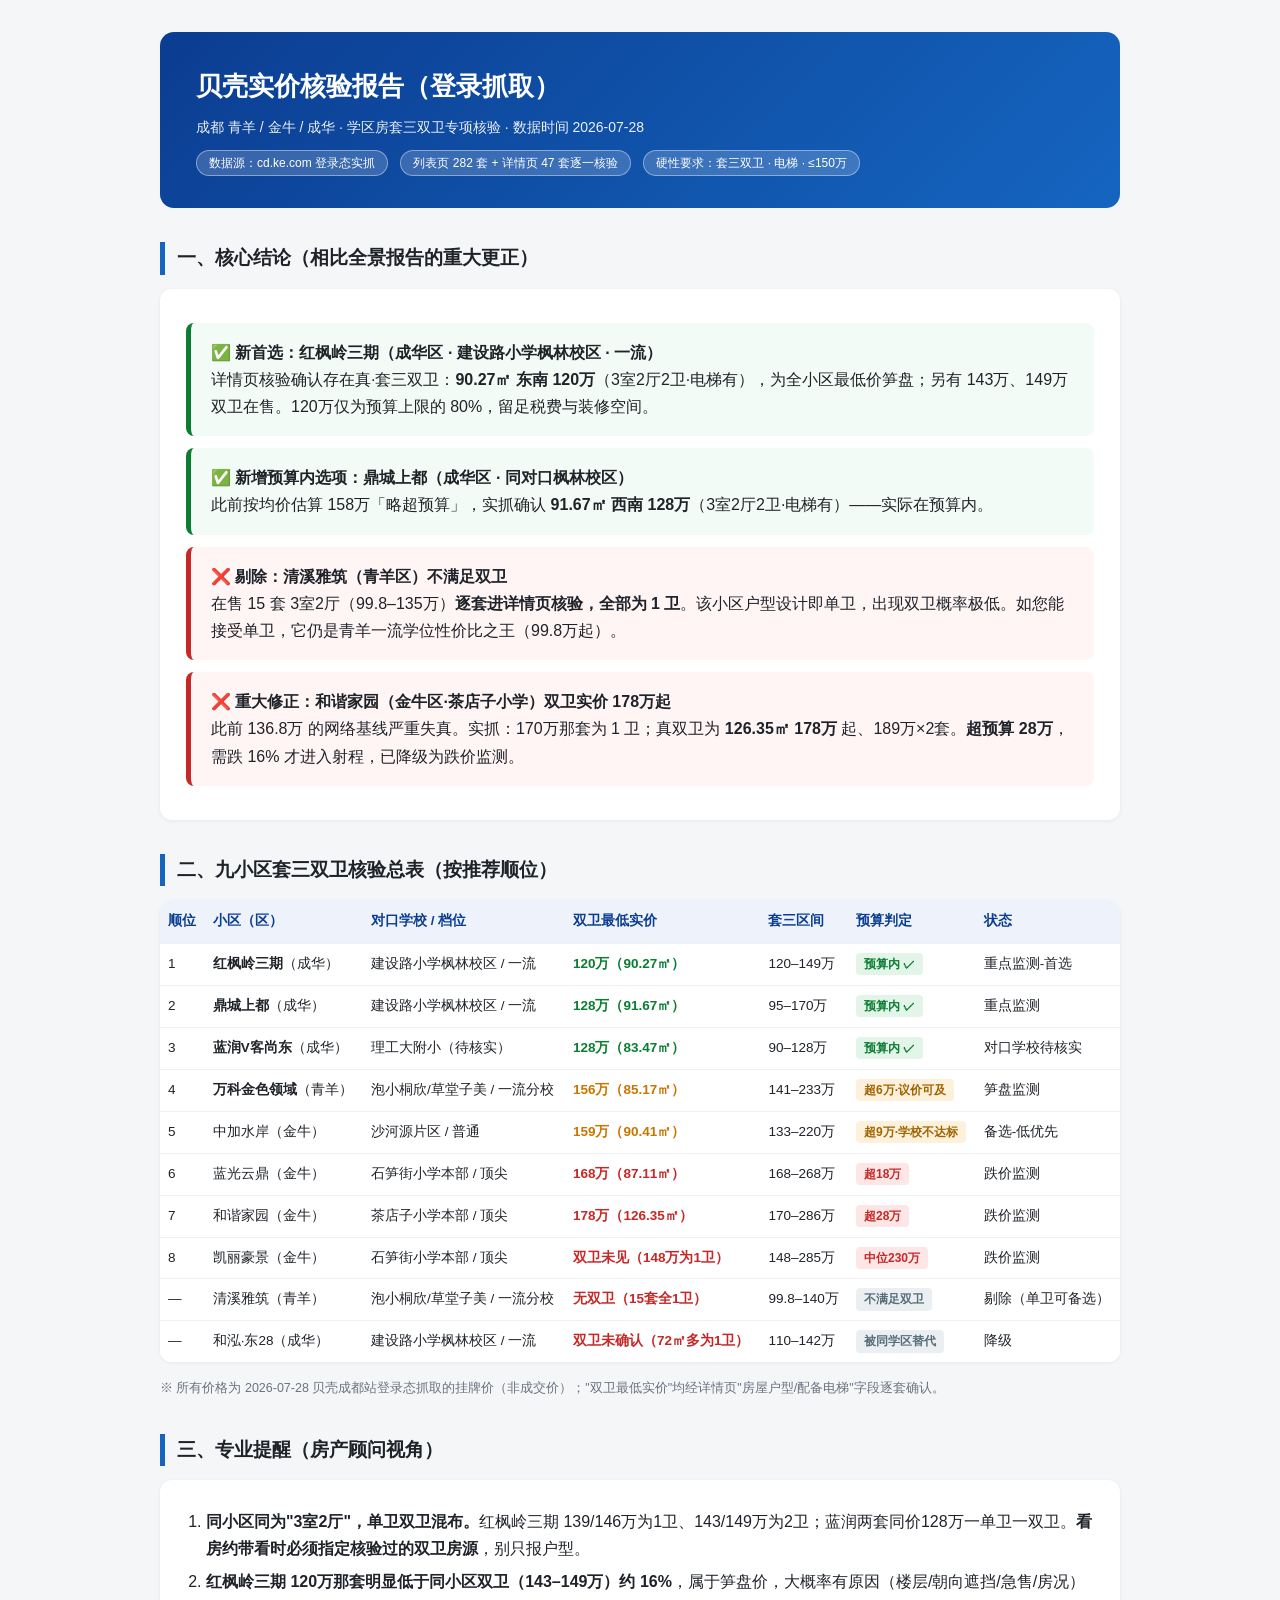
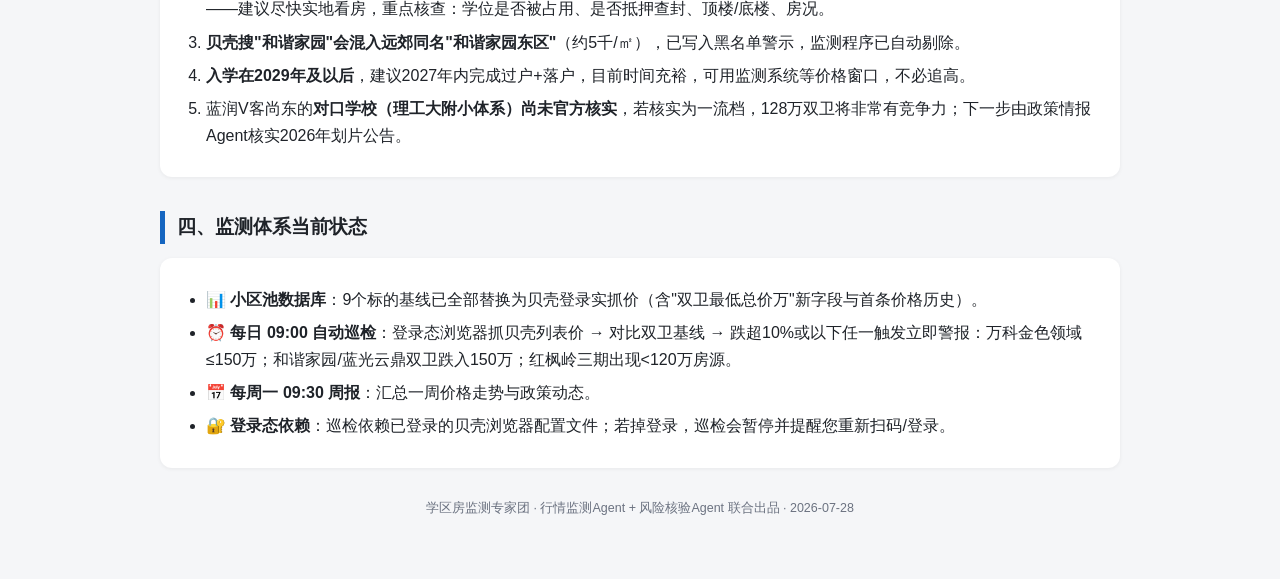
<file: 报告/贝壳实价核验报告_2026-07-28.html>
<!DOCTYPE html>
<html lang="zh-CN">
<head>
<meta charset="UTF-8">
<meta name="viewport" content="width=device-width, initial-scale=1.0">
<title>贝壳实价核验报告 · 2026-07-28</title>
<style>
  * { margin:0; padding:0; box-sizing:border-box; }
  body { font-family:"Microsoft YaHei","PingFang SC",sans-serif; background:#f5f6f8; color:#1f2329; line-height:1.7; }
  .wrap { max-width:1000px; margin:0 auto; padding:32px 20px 60px; }
  header { background:linear-gradient(135deg,#0b3d91,#1565c0); color:#fff; border-radius:14px; padding:32px 36px; margin-bottom:28px; }
  header h1 { font-size:26px; margin-bottom:8px; }
  header p { opacity:.92; font-size:14px; }
  .badge { display:inline-block; background:rgba(255,255,255,.18); border:1px solid rgba(255,255,255,.4); border-radius:20px; padding:2px 12px; font-size:12px; margin-right:8px; margin-top:10px; }
  h2 { font-size:19px; margin:34px 0 14px; padding-left:12px; border-left:5px solid #1565c0; }
  .card { background:#fff; border-radius:12px; padding:22px 26px; box-shadow:0 1px 4px rgba(0,0,0,.06); margin-bottom:16px; }
  table { width:100%; border-collapse:collapse; font-size:13.5px; background:#fff; }
  th { background:#eef3fb; color:#0b3d91; padding:10px 8px; text-align:left; white-space:nowrap; }
  td { padding:9px 8px; border-top:1px solid #eef0f3; vertical-align:top; }
  tr:hover td { background:#fafbfd; }
  .ok { color:#0a7d32; font-weight:700; }
  .warn { color:#c77700; font-weight:700; }
  .bad { color:#c62828; font-weight:700; }
  .tag { display:inline-block; border-radius:4px; padding:1px 8px; font-size:12px; font-weight:600; }
  .tag-green { background:#e3f4e8; color:#0a7d32; }
  .tag-amber { background:#fdf1dc; color:#a36400; }
  .tag-red { background:#fde6e6; color:#c62828; }
  .tag-gray { background:#eceff1; color:#546e7a; }
  .alert { border-left:5px solid #c62828; background:#fff5f5; border-radius:8px; padding:16px 20px; margin:12px 0; }
  .good { border-left:5px solid #0a7d32; background:#f2fbf5; border-radius:8px; padding:16px 20px; margin:12px 0; }
  .note { font-size:12.5px; color:#6b7280; margin-top:10px; }
  ol li, ul li { margin:6px 0 6px 20px; }
  .num { font-variant-numeric:tabular-nums; }
</style>
</head>
<body>
<div class="wrap">
  <header>
    <h1>贝壳实价核验报告（登录抓取）</h1>
    <p>成都 青羊 / 金牛 / 成华 · 学区房套三双卫专项核验 · 数据时间 2026-07-28</p>
    <span class="badge">数据源：cd.ke.com 登录态实抓</span>
    <span class="badge">列表页 282 套 + 详情页 47 套逐一核验</span>
    <span class="badge">硬性要求：套三双卫 · 电梯 · ≤150万</span>
  </header>

  <h2>一、核心结论（相比全景报告的重大更正）</h2>
  <div class="card">
    <div class="good">
      <b>✅ 新首选：红枫岭三期（成华区 · 建设路小学枫林校区 · 一流）</b><br>
      详情页核验确认存在真·套三双卫：<b class="num">90.27㎡ 东南 120万</b>（3室2厅2卫·电梯有），为全小区最低价笋盘；另有 143万、149万双卫在售。120万仅为预算上限的 80%，留足税费与装修空间。
    </div>
    <div class="good">
      <b>✅ 新增预算内选项：鼎城上都（成华区 · 同对口枫林校区）</b><br>
      此前按均价估算 158万「略超预算」，实抓确认 <b class="num">91.67㎡ 西南 128万</b>（3室2厅2卫·电梯有）——实际在预算内。
    </div>
    <div class="alert">
      <b>❌ 剔除：清溪雅筑（青羊区）不满足双卫</b><br>
      在售 15 套 3室2厅（99.8–135万）<b>逐套进详情页核验，全部为 1 卫</b>。该小区户型设计即单卫，出现双卫概率极低。如您能接受单卫，它仍是青羊一流学位性价比之王（99.8万起）。
    </div>
    <div class="alert">
      <b>❌ 重大修正：和谐家园（金牛区·茶店子小学）双卫实价 178万起</b><br>
      此前 136.8万 的网络基线严重失真。实抓：170万那套为 1 卫；真双卫为 <b class="num">126.35㎡ 178万</b> 起、189万×2套。<b>超预算 28万</b>，需跌 16% 才进入射程，已降级为跌价监测。
    </div>
  </div>

  <h2>二、九小区套三双卫核验总表（按推荐顺位）</h2>
  <div class="card" style="padding:0; overflow-x:auto;">
    <table>
      <tr><th>顺位</th><th>小区（区）</th><th>对口学校 / 档位</th><th>双卫最低实价</th><th>套三区间</th><th>预算判定</th><th>状态</th></tr>
      <tr>
        <td>1</td><td><b>红枫岭三期</b>（成华）</td><td>建设路小学枫林校区 / 一流</td>
        <td class="ok num">120万（90.27㎡）</td><td class="num">120–149万</td>
        <td><span class="tag tag-green">预算内 ✓</span></td><td>重点监测-首选</td>
      </tr>
      <tr>
        <td>2</td><td><b>鼎城上都</b>（成华）</td><td>建设路小学枫林校区 / 一流</td>
        <td class="ok num">128万（91.67㎡）</td><td class="num">95–170万</td>
        <td><span class="tag tag-green">预算内 ✓</span></td><td>重点监测</td>
      </tr>
      <tr>
        <td>3</td><td><b>蓝润V客尚东</b>（成华）</td><td>理工大附小（待核实）</td>
        <td class="ok num">128万（83.47㎡）</td><td class="num">90–128万</td>
        <td><span class="tag tag-green">预算内 ✓</span></td><td>对口学校待核实</td>
      </tr>
      <tr>
        <td>4</td><td><b>万科金色领域</b>（青羊）</td><td>泡小桐欣/草堂子美 / 一流分校</td>
        <td class="warn num">156万（85.17㎡）</td><td class="num">141–233万</td>
        <td><span class="tag tag-amber">超6万·议价可及</span></td><td>笋盘监测</td>
      </tr>
      <tr>
        <td>5</td><td>中加水岸（金牛）</td><td>沙河源片区 / 普通</td>
        <td class="warn num">159万（90.41㎡）</td><td class="num">133–220万</td>
        <td><span class="tag tag-amber">超9万·学校不达标</span></td><td>备选-低优先</td>
      </tr>
      <tr>
        <td>6</td><td>蓝光云鼎（金牛）</td><td>石笋街小学本部 / 顶尖</td>
        <td class="bad num">168万（87.11㎡）</td><td class="num">168–268万</td>
        <td><span class="tag tag-red">超18万</span></td><td>跌价监测</td>
      </tr>
      <tr>
        <td>7</td><td>和谐家园（金牛）</td><td>茶店子小学本部 / 顶尖</td>
        <td class="bad num">178万（126.35㎡）</td><td class="num">170–286万</td>
        <td><span class="tag tag-red">超28万</span></td><td>跌价监测</td>
      </tr>
      <tr>
        <td>8</td><td>凯丽豪景（金牛）</td><td>石笋街小学本部 / 顶尖</td>
        <td class="bad num">双卫未见（148万为1卫）</td><td class="num">148–285万</td>
        <td><span class="tag tag-red">中位230万</span></td><td>跌价监测</td>
      </tr>
      <tr>
        <td>—</td><td>清溪雅筑（青羊）</td><td>泡小桐欣/草堂子美 / 一流分校</td>
        <td class="bad">无双卫（15套全1卫）</td><td class="num">99.8–140万</td>
        <td><span class="tag tag-gray">不满足双卫</span></td><td>剔除（单卫可备选）</td>
      </tr>
      <tr>
        <td>—</td><td>和泓·东28（成华）</td><td>建设路小学枫林校区 / 一流</td>
        <td class="bad">双卫未确认（72㎡多为1卫）</td><td class="num">110–142万</td>
        <td><span class="tag tag-gray">被同学区替代</span></td><td>降级</td>
      </tr>
    </table>
  </div>
  <p class="note">※ 所有价格为 2026-07-28 贝壳成都站登录态抓取的挂牌价（非成交价）；"双卫最低实价"均经详情页"房屋户型/配备电梯"字段逐套确认。</p>

  <h2>三、专业提醒（房产顾问视角）</h2>
  <div class="card">
    <ol>
      <li><b>同小区同为"3室2厅"，单卫双卫混布。</b>红枫岭三期 139/146万为1卫、143/149万为2卫；蓝润两套同价128万一单卫一双卫。<b>看房约带看时必须指定核验过的双卫房源</b>，别只报户型。</li>
      <li><b>红枫岭三期 120万那套明显低于同小区双卫（143–149万）约 16%</b>，属于笋盘价，大概率有原因（楼层/朝向遮挡/急售/房况）——建议尽快实地看房，重点核查：学位是否被占用、是否抵押查封、顶楼/底楼、房况。</li>
      <li><b>贝壳搜"和谐家园"会混入远郊同名"和谐家园东区"</b>（约5千/㎡），已写入黑名单警示，监测程序已自动剔除。</li>
      <li><b>入学在2029年及以后</b>，建议2027年内完成过户+落户，目前时间充裕，可用监测系统等价格窗口，不必追高。</li>
      <li>蓝润V客尚东的<b>对口学校（理工大附小体系）尚未官方核实</b>，若核实为一流档，128万双卫将非常有竞争力；下一步由政策情报Agent核实2026年划片公告。</li>
    </ol>
  </div>

  <h2>四、监测体系当前状态</h2>
  <div class="card">
    <ul>
      <li>📊 <b>小区池数据库</b>：9个标的基线已全部替换为贝壳登录实抓价（含"双卫最低总价万"新字段与首条价格历史）。</li>
      <li>⏰ <b>每日 09:00 自动巡检</b>：登录态浏览器抓贝壳列表价 → 对比双卫基线 → 跌超10%或以下任一触发立即警报：万科金色领域≤150万；和谐家园/蓝光云鼎双卫跌入150万；红枫岭三期出现&lt;120万房源。</li>
      <li>📅 <b>每周一 09:30 周报</b>：汇总一周价格走势与政策动态。</li>
      <li>🔐 <b>登录态依赖</b>：巡检依赖已登录的贝壳浏览器配置文件；若掉登录，巡检会暂停并提醒您重新扫码/登录。</li>
    </ul>
  </div>

  <p class="note" style="text-align:center; margin-top:30px;">学区房监测专家团 · 行情监测Agent + 风险核验Agent 联合出品 · 2026-07-28</p>
</div>
</body>
</html>
</file>
<file: css/dashboard.css>
/* 学区房数智监测看板 - 样式表 */
:root {
  --bg-primary: #0f1923;
  --bg-secondary: #162231;
  --bg-panel: #1a2d3d;
  --bg-card: #1e3448;
  --text-primary: #e8edf2;
  --text-secondary: #8fa4b8;
  --text-dim: #5a7a94;
  --accent-blue: #4fc3f7;
  --accent-green: #66bb6a;
  --accent-yellow: #ffa726;
  --accent-orange: #ff7043;
  --accent-red: #ef5350;
  --border-color: #263548;
  --border-light: #354f66;
  --radius: 6px;
  --radius-sm: 4px;
  --shadow: 0 2px 8px rgba(0,0,0,0.3);
}

* { margin:0; padding:0; box-sizing:border-box; }
body {
  font-family: -apple-system,BlinkMacSystemFont,'Segoe UI','Microsoft YaHei',sans-serif;
  background: var(--bg-primary);
  color: var(--text-primary);
  height: 100vh; overflow: hidden;
  font-size: 13px; line-height: 1.5;
}

/* ===== Header ===== */
.top-bar {
  height: 48px; background: var(--bg-secondary);
  border-bottom: 1px solid var(--border-color);
  display: flex; align-items: center; padding: 0 16px;
  box-shadow: var(--shadow); position: relative; z-index: 10;
}
.top-bar-inner {
  display: flex; align-items: center; justify-content: space-between;
  width: 100%;
}
.logo-area { display: flex; align-items: center; gap: 8px; }
.logo-icon { font-size: 22px; }
.logo-text { font-size: 15px; font-weight: 700; color: var(--accent-blue); letter-spacing: 1px; }
.top-meta { display: flex; gap: 20px; font-size: 12px; color: var(--text-secondary); }
.meta-item b { color: var(--accent-blue); }

/* ===== Main Grid ===== */
.main-grid {
  display: grid;
  grid-template-columns: 340px 1fr 340px;
  height: calc(100vh - 48px);
  overflow: hidden;
}

/* ===== Left / Right Panel ===== */
.left-panel, .right-panel {
  background: var(--bg-secondary);
  overflow-y: auto;
  border-right: 1px solid var(--border-color);
  display: flex; flex-direction: column;
}
.right-panel { border-right: none; border-left: 1px solid var(--border-color); }

.panel-header {
  padding: 12px 14px;
  border-bottom: 1px solid var(--border-color);
  display: flex; align-items: center; justify-content: space-between;
  background: var(--bg-panel); position: sticky; top: 0; z-index: 5;
}
.panel-header h2 { font-size: 14px; font-weight: 600; }
.panel-badge {
  font-size: 11px; color: var(--accent-blue);
  background: rgba(79,195,247,0.12); padding: 2px 8px; border-radius: 10px;
}

.district-block {
  border-bottom: 1px solid var(--border-color);
}
.district-title {
  padding: 10px 14px;
  font-size: 13px; font-weight: 700; color: var(--accent-blue);
  background: var(--bg-panel); position: sticky; top: 45px; z-index: 4;
  display: flex; align-items: center; gap: 8px;
}
.district-title .dot { width: 8px; height: 8px; border-radius: 50%; }
.district-title .dot.jinniu { background: var(--accent-orange); }
.district-title .dot.qingyang { background: var(--accent-green); }
.district-title .dot.chenghua { background: var(--accent-blue); }

/* ===== Left Panel: Community Cards ===== */
.community-card {
  padding: 10px 14px;
  border-bottom: 1px solid var(--border-color);
  transition: background .2s;
}
.community-card:hover { background: var(--bg-card); }
.community-card .c-head {
  display: flex; align-items: center; justify-content: space-between; margin-bottom: 4px;
}
.community-card .c-name {
  font-size: 13px; font-weight: 600;
}
.community-card .c-pool {
  font-size: 10px; padding: 1px 6px; border-radius: 3px;
  font-weight: 500;
}
.c-pool.s3 { background: rgba(79,195,247,0.15); color: var(--accent-blue); }
.c-pool.s2 { background: rgba(102,187,106,0.15); color: var(--accent-green); }
.community-card .c-info {
  font-size: 11px; color: var(--text-secondary); margin-bottom: 3px;
}
.community-card .c-info span { margin-right: 10px; }
.community-card .c-school {
  font-size: 11px; color: var(--text-dim);
}
.community-card .c-price-row {
  display: flex; align-items: center; justify-content: space-between; margin-top: 4px;
}
.community-card .c-price {
  font-size: 14px; font-weight: 700; color: var(--text-primary);
}
.community-card .c-note {
  font-size: 10px; color: var(--text-dim); margin-top: 3px;
  line-height: 1.4;
}

/* Price status tags */
.price-tag {
  font-size: 10px; font-weight: 600; padding: 2px 8px; border-radius: 10px;
}
.price-tag.ok { background: rgba(102,187,106,0.2); color: var(--accent-green); }
.price-tag.warn { background: rgba(255,167,38,0.2); color: var(--accent-yellow); }
.price-tag.alert { background: rgba(239,83,80,0.2); color: var(--accent-red); }

/* ===== Center Panel: Map ===== */
.center-panel {
  position: relative;
  background: var(--bg-primary);
}
#amapContainer {
  width: 100%; height: calc(100% - 32px);
}
.map-legend {
  height: 32px;
  background: var(--bg-secondary);
  display: flex; align-items: center; gap: 18px;
  padding: 0 14px; font-size: 11px; color: var(--text-secondary);
  border-top: 1px solid var(--border-color);
}
.legend-item { display: flex; align-items: center; gap: 5px; }
.legend-dot { width: 10px; height: 10px; border-radius: 50%; }
.legend-dot.school { background: #e040fb; }
.legend-dot.ok { background: var(--accent-green); }
.legend-dot.warn { background: var(--accent-yellow); }
.legend-dot.alert { background: var(--accent-red); }
.legend-dot.poi-shop { background: #ff7043; }
.legend-dot.poi-transit { background: #29b6f6; }
.legend-dot.poi-park { background: #66bb6a; }
.legend-dot.poi-hospital { background: #ef5350; }
.legend-dot.poi-landmark { background: #ab47bc; }

/* ===== Right Panel: Price Cards ===== */
.price-change-card {
  padding: 10px 14px;
  border-bottom: 1px solid var(--border-color);
  transition: background .2s;
}
.price-change-card:hover { background: var(--bg-card); }
.price-change-card .pc-head {
  display: flex; align-items: center; justify-content: space-between; margin-bottom: 5px;
}
.price-change-card .pc-name {
  font-size: 13px; font-weight: 600;
}
.price-change-card .pc-pool {
  font-size: 10px; padding: 1px 6px; border-radius: 3px;
}
.pc-pool.s3 { background: rgba(79,195,247,0.15); color: var(--accent-blue); }
.pc-pool.s2 { background: rgba(102,187,106,0.15); color: var(--accent-green); }
.price-change-card .pc-bar-row {
  display: flex; align-items: center; gap: 8px; margin: 4px 0;
}
.pc-bar-row .pc-label {
  font-size: 10px; color: var(--text-dim); width: 36px; flex-shrink: 0;
}
.pc-bar-row .pc-bar-bg {
  flex: 1; height: 6px; background: var(--border-color); border-radius: 3px;
  position: relative; overflow: hidden;
}
.pc-bar-row .pc-bar-fill {
  height: 100%; border-radius: 3px; transition: width .5s ease;
}
.pc-bar-fill.ok { background: var(--accent-green); }
.pc-bar-fill.warn { background: var(--accent-yellow); }
.pc-bar-fill.orange { background: var(--accent-orange); }
.pc-bar-fill.alert { background: var(--accent-red); }
.pc-bar-row .pc-val {
  font-size: 11px; font-weight: 600; width: 48px; text-align: right; flex-shrink: 0;
}
.price-change-card .pc-detail {
  font-size: 10px; color: var(--text-dim); margin-top: 3px;
  display: flex; justify-content: space-between;
}

/* Price change color coding */
.pc-chg-green { color: var(--accent-green) !important; }
.pc-chg-yellow { color: var(--accent-yellow) !important; }
.pc-chg-orange { color: var(--accent-orange) !important; }
.pc-chg-red { color: var(--accent-red) !important; font-weight: 700; }

/* Highlight >20% */
.price-change-card.chg-alert {
  border-left: 3px solid var(--accent-red);
  background: rgba(239,83,80,0.08);
}

/* Legend bar */
.legend-compact {
  display: flex; gap: 6px; padding: 6px 14px;
  font-size: 10px; border-bottom: 1px solid var(--border-color);
  background: var(--bg-panel);
}
.l-dot { padding: 1px 6px; border-radius: 3px; font-weight: 600; }
.green-bg { background: rgba(102,187,106,0.2); color: var(--accent-green); }
.yellow-bg { background: rgba(255,167,38,0.2); color: var(--accent-yellow); }
.orange-bg { background: rgba(255,112,67,0.2); color: var(--accent-orange); }
.red-bg { background: rgba(239,83,80,0.2); color: var(--accent-red); }

/* ===== Scrollbar ===== */
.left-panel::-webkit-scrollbar,
.right-panel::-webkit-scrollbar {
  width: 5px;
}
.left-panel::-webkit-scrollbar-thumb,
.right-panel::-webkit-scrollbar-thumb {
  background: var(--border-light); border-radius: 3px;
}

/* ===== Responsive ===== */
@media (max-width: 1100px) {
  .main-grid { grid-template-columns: 280px 1fr 280px; }
}
@media (max-width: 800px) {
  .main-grid { grid-template-columns: 1fr; grid-template-rows: auto 50vh auto; }
  .left-panel, .right-panel { border: none; max-height: none; }
}

/* Loading */
.loading-overlay{position:fixed;top:48px;left:0;right:0;bottom:0;background:var(--bg-primary);display:flex;align-items:center;justify-content:center;z-index:9999;flex-direction:column;gap:12px;color:var(--text-secondary);font-size:14px}
.loading-spinner{width:32px;height:32px;border:3px solid var(--border-color);border-top-color:var(--accent-blue);border-radius:50%;animation:spin .8s linear infinite}
@keyframes spin{to{transform:rotate(360deg)}}

.pc-bar-row.target-line{border-top:2px dashed #ef5350;margin-top:4px;padding-top:6px}.pc-bar-row.target-line .pc-val{color:#ef5350;font-weight:bold}
</file>
<file: css/compare.css>
/* 对比系统样式 */
.compare-check {
  cursor: pointer; border-radius: 3px; padding: 2px 6px;
  font-size: 12px; transition: all .2s; user-select: none;
  margin-left: 6px; flex-shrink: 0;
}
.community-card { position: relative; }
.compare-overlay {
  position: fixed; top:0;left:0;right:0;bottom:0;
  background: rgba(0,0,0,0.75); z-index: 9998;
}
.compare-panel {
  position: fixed; top:0;left:0;right:0;bottom:0;
  z-index: 9999; overflow-y: auto;
  display: flex; align-items: flex-start; justify-content: center;
}
.compare-panel table td { border-bottom: 1px solid #1a2a3a; }
.compare-panel tr:last-child td { border-bottom: none; }
</file>
